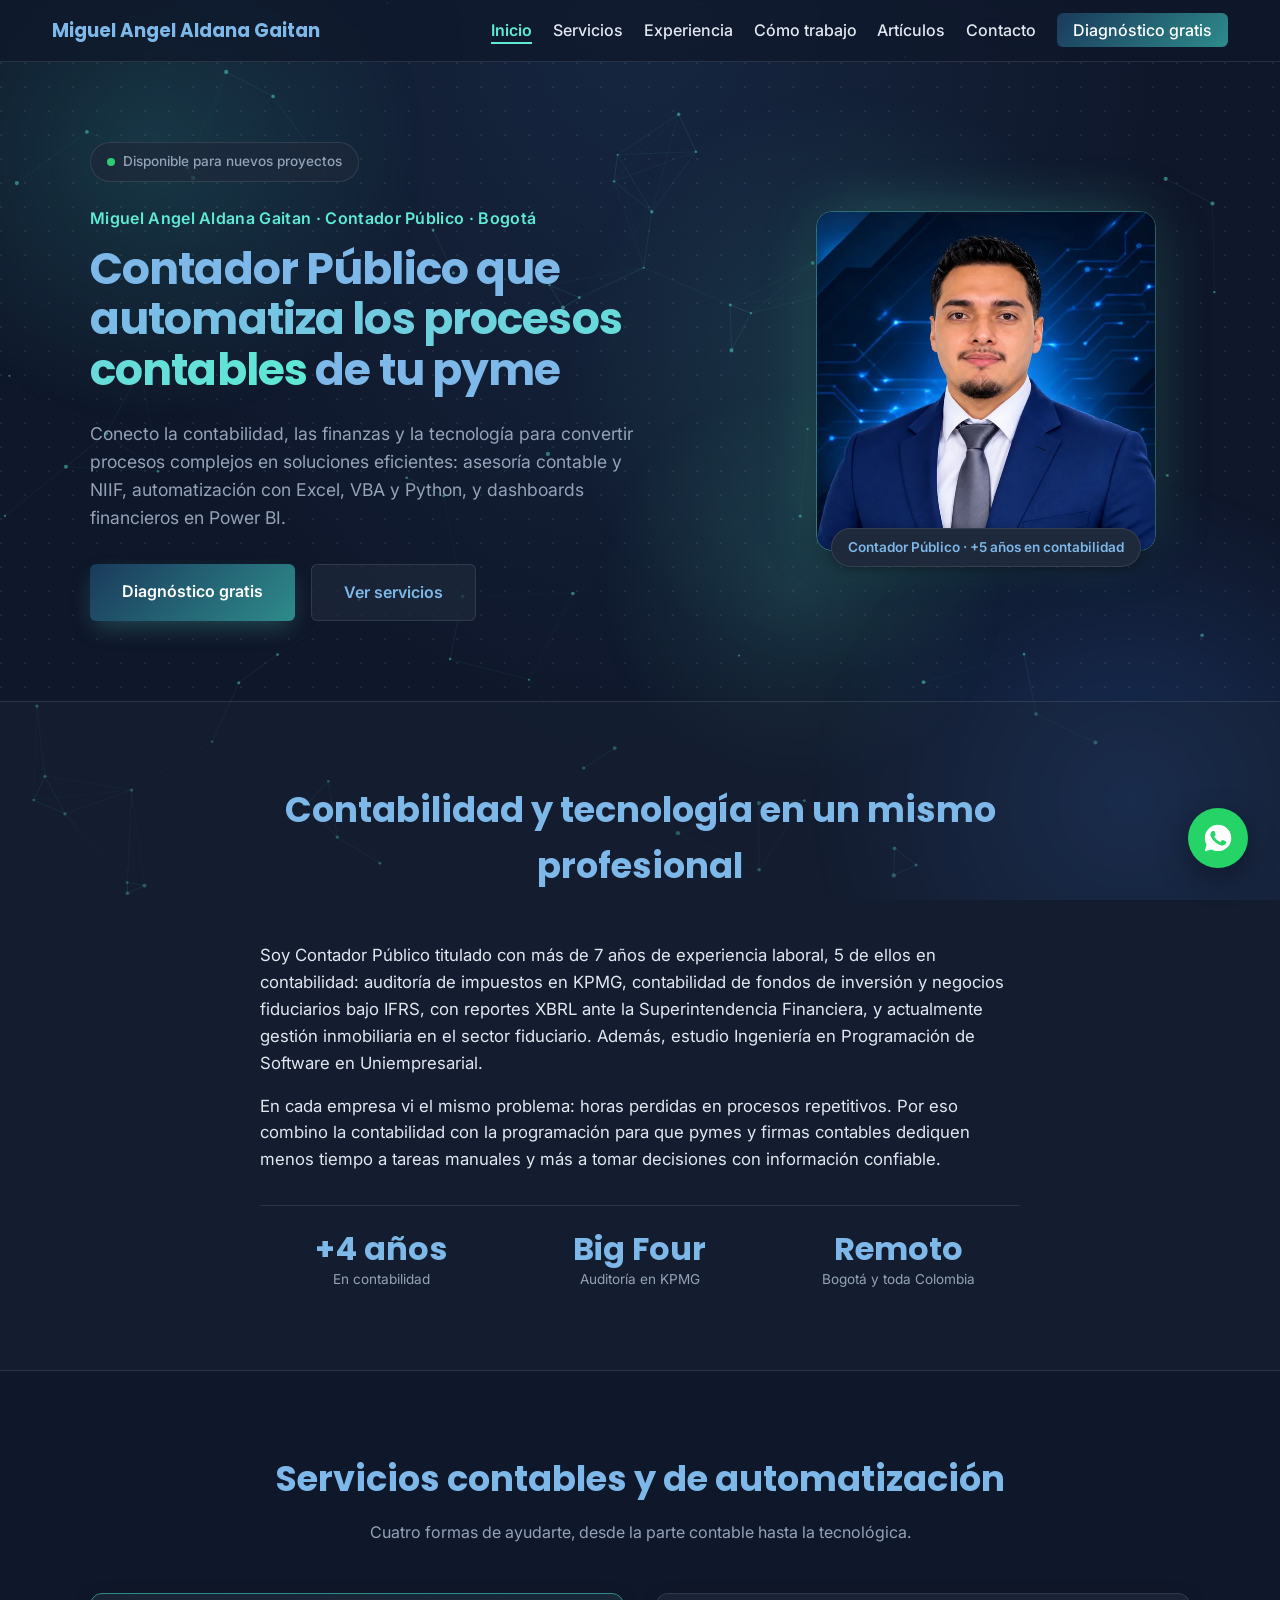
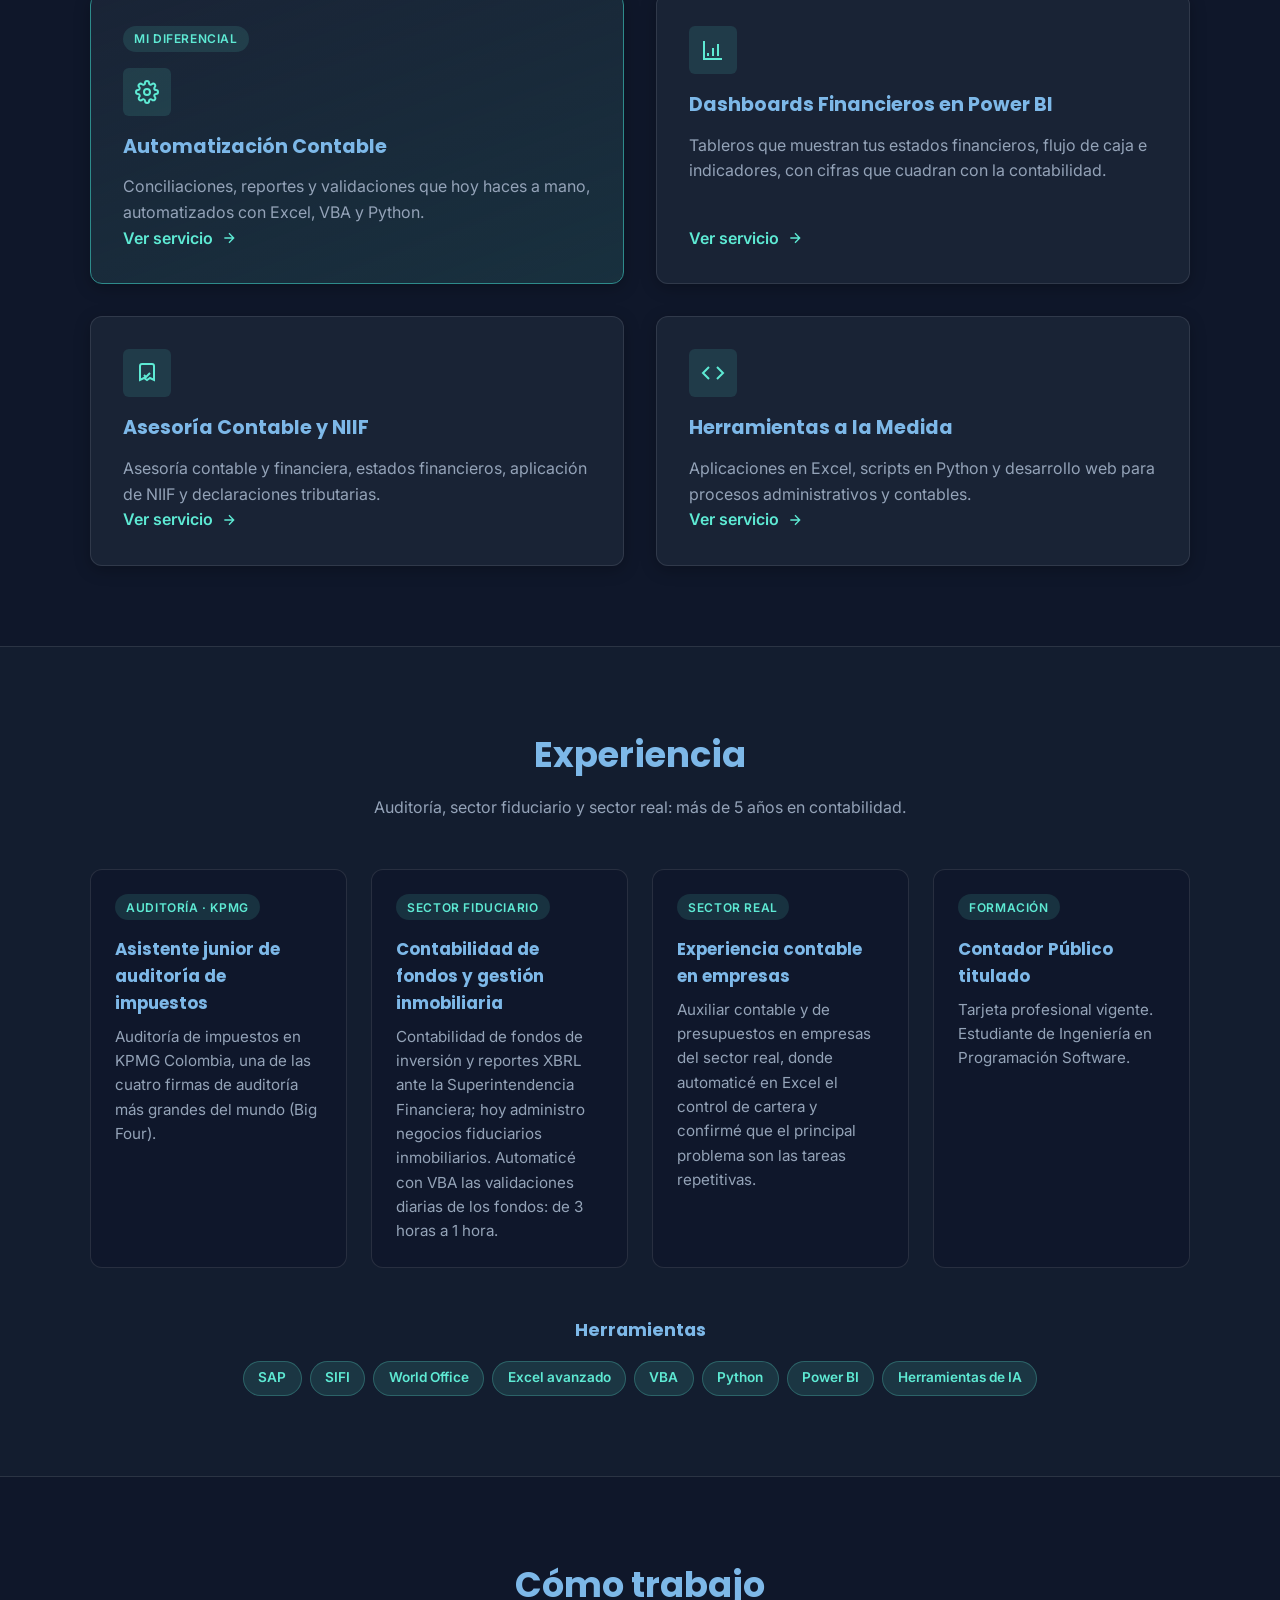
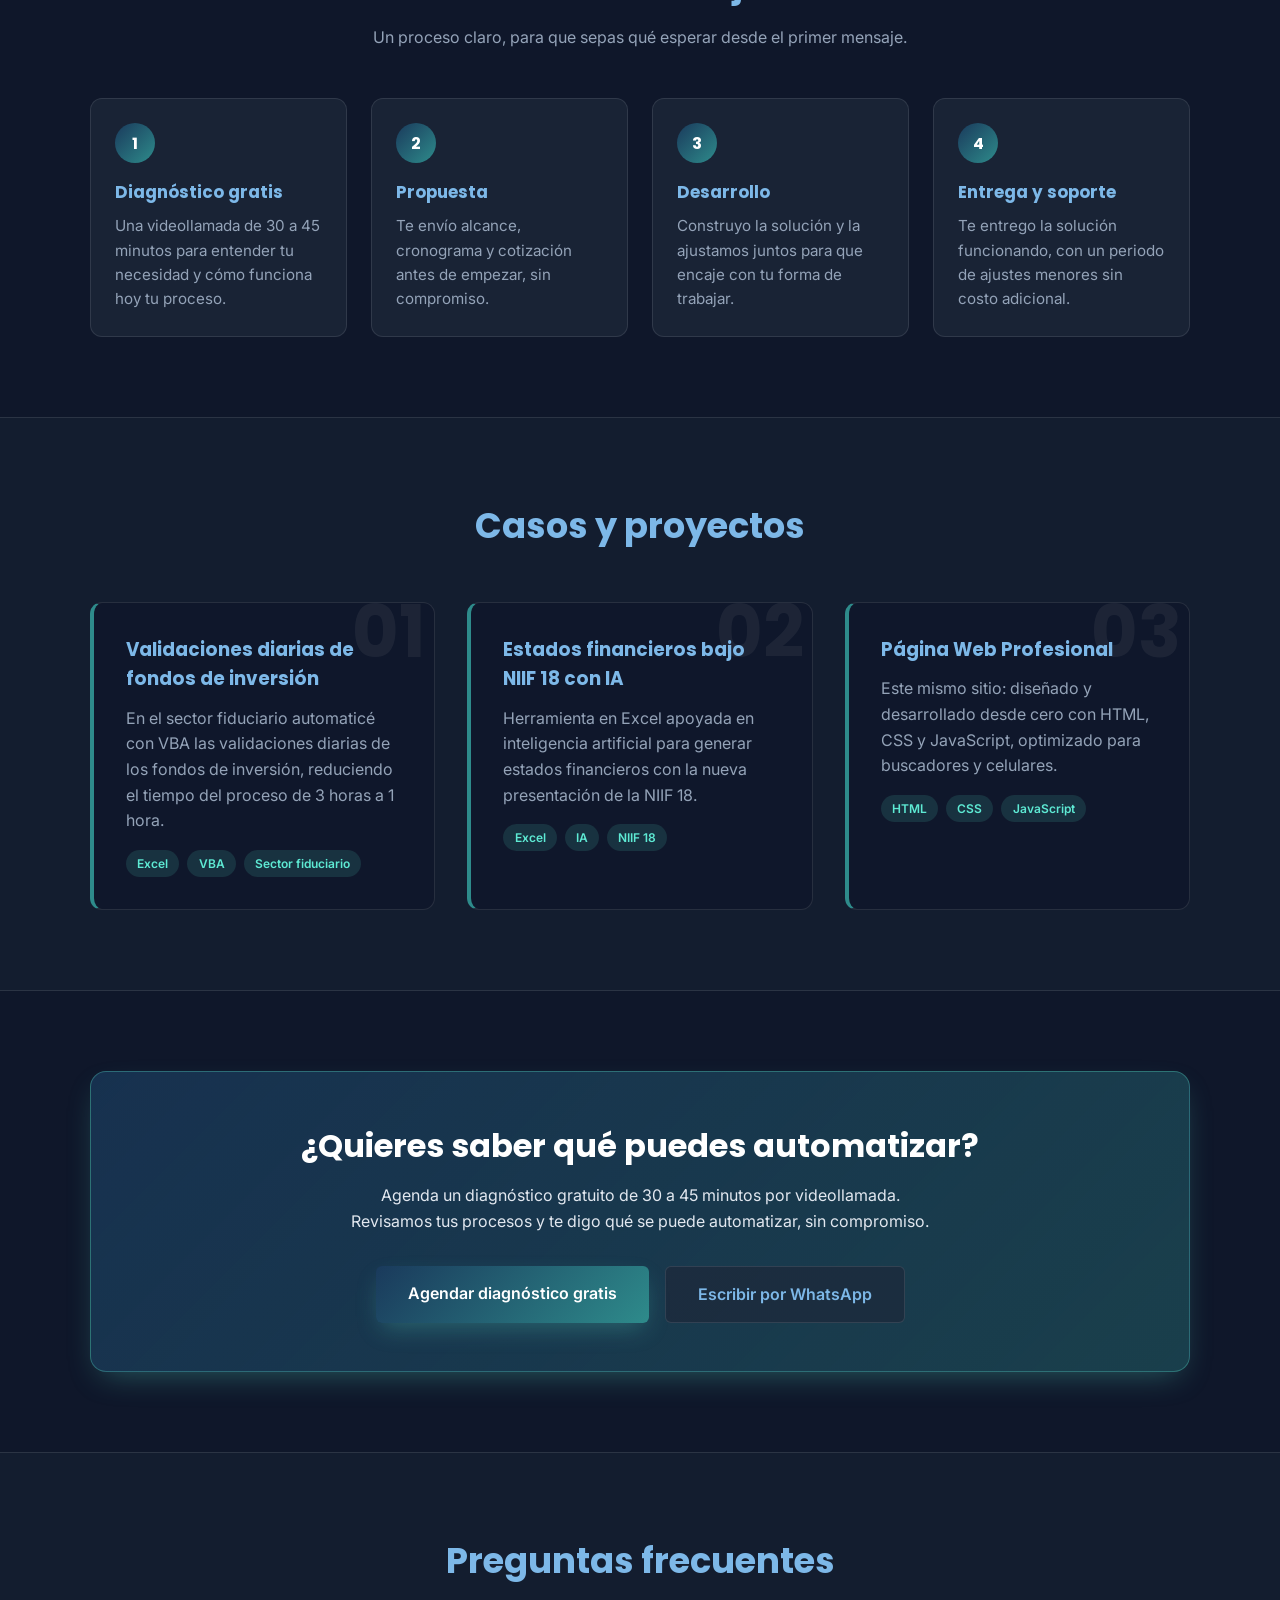
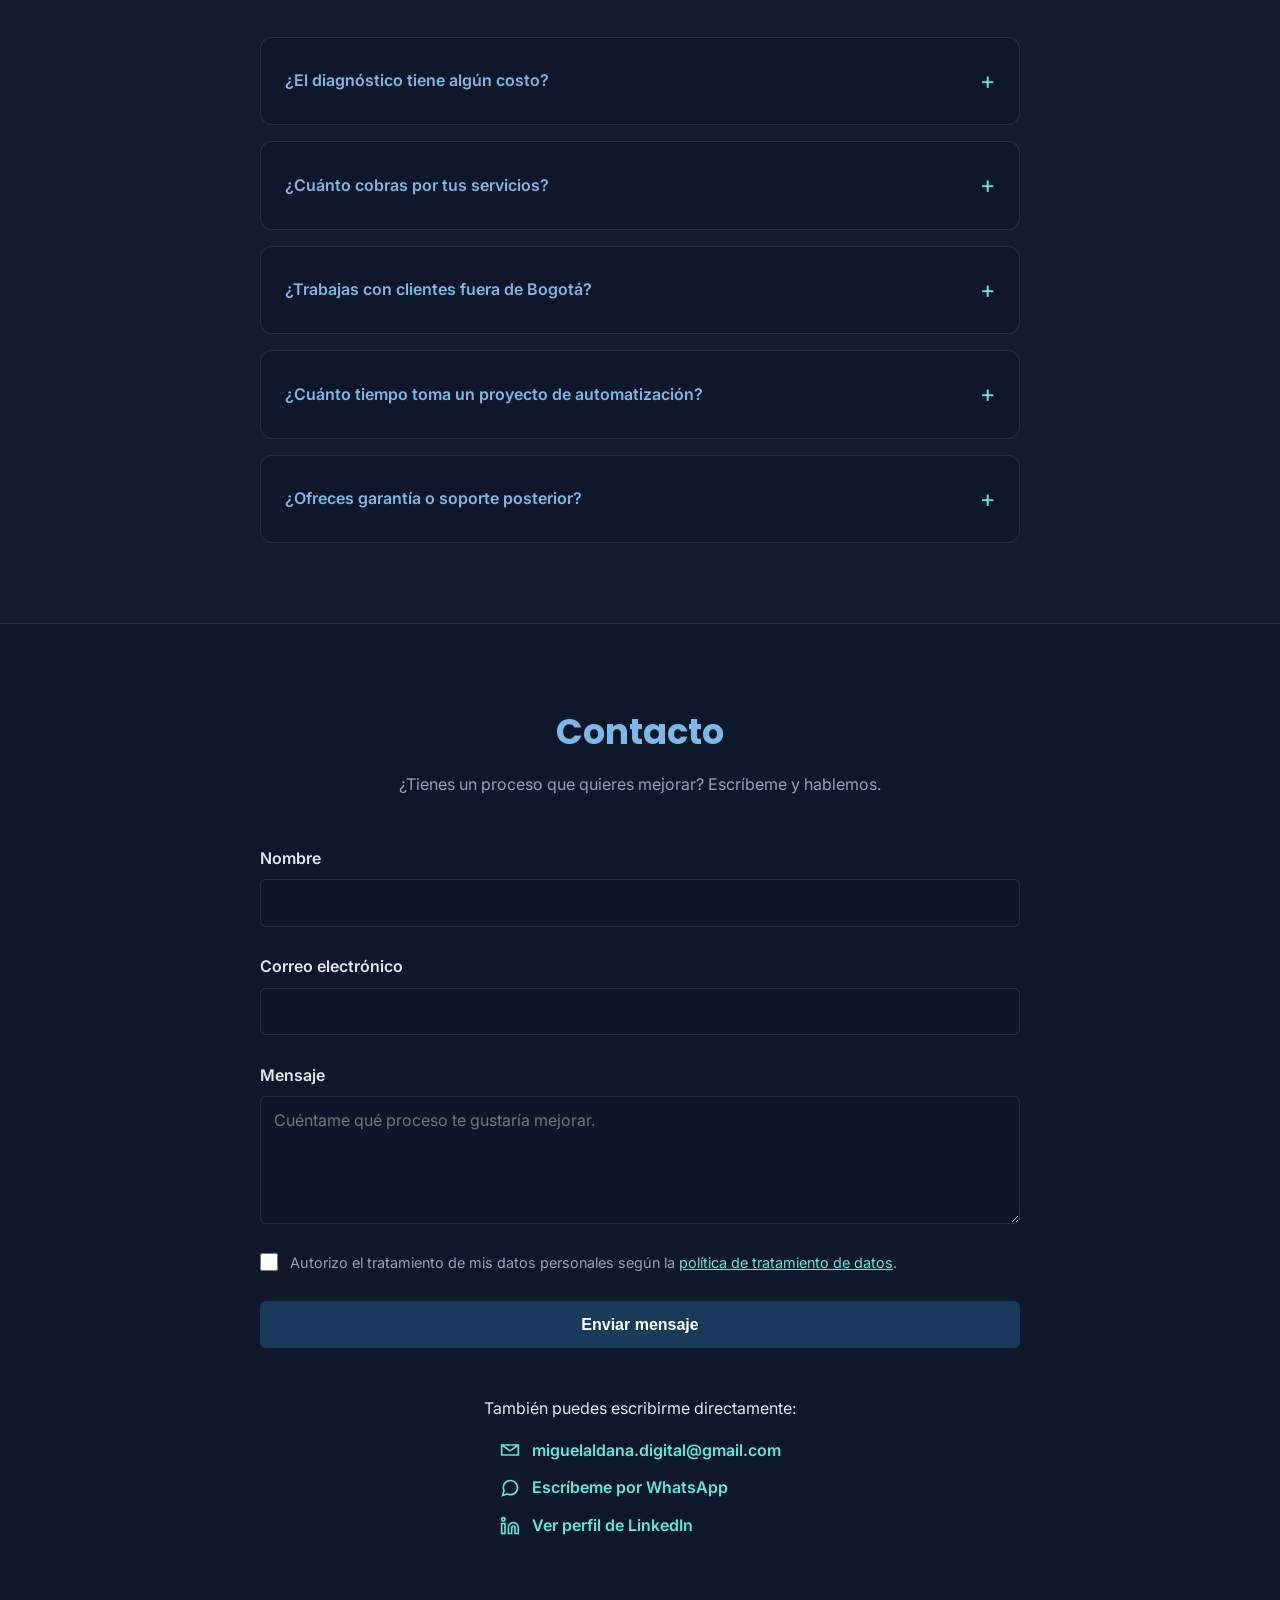
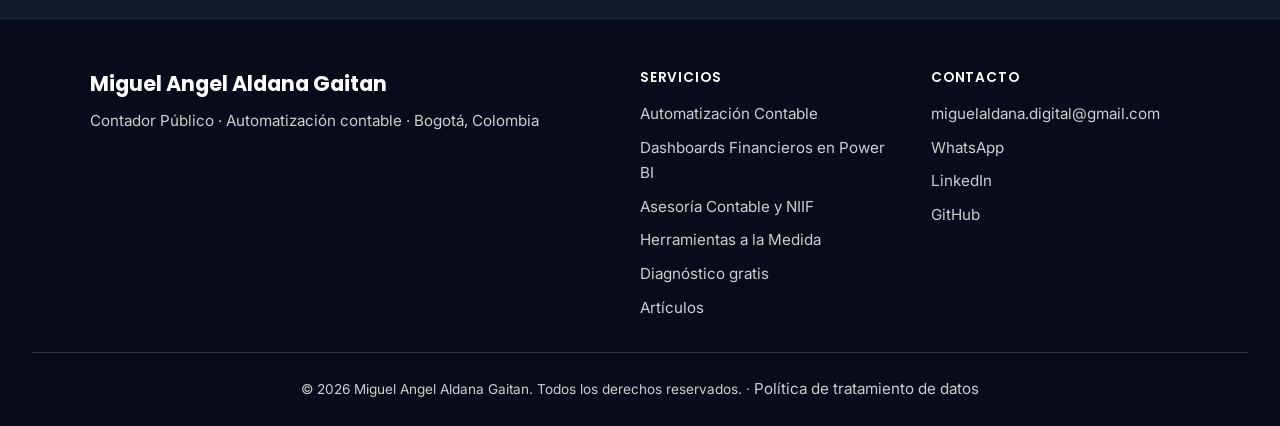
<file: index.html>
<!DOCTYPE html>
<html lang="es" class="no-js">

<head>
    <meta charset="UTF-8">
    <meta name="viewport" content="width=device-width, initial-scale=1.0">
    <title>Miguel Angel Aldana Gaitan | Contador y Automatización Contable</title>
    <meta name="description" content="Contador Público en Bogotá con experiencia en KPMG y el sector fiduciario. Automatizo procesos contables con Excel, Python y Power BI para pymes. Diagnóstico gratis.">
    <link rel="canonical" href="https://maldanagaitan-del.github.io/perfil-profesional/">
    <meta name="theme-color" content="#0f172a">
    <link rel="manifest" href="img/favicon/site.webmanifest">

    <meta property="og:type" content="website">
    <meta property="og:locale" content="es_CO">
    <meta property="og:site_name" content="Miguel Angel Aldana Gaitan">
    <meta property="og:url" content="https://maldanagaitan-del.github.io/perfil-profesional/">
    <meta property="og:title" content="Contador y Automatización Contable | Miguel Angel Aldana Gaitan">
    <meta property="og:description" content="Contador Público en Bogotá con experiencia en KPMG y el sector fiduciario. Automatizo procesos contables con Excel, Python y Power BI para pymes. Diagnóstico gratis.">
    <meta property="og:image" content="https://maldanagaitan-del.github.io/perfil-profesional/img/og-portada.jpg">
    <meta property="og:image:width" content="1200">
    <meta property="og:image:height" content="630">
    <meta property="og:image:alt" content="Logo de Miguel Angel Aldana Gaitan: Contador Público, Tecnología y Automatización">
    <meta name="twitter:card" content="summary_large_image">
    <meta name="twitter:title" content="Contador y Automatización Contable | Miguel Angel Aldana Gaitan">
    <meta name="twitter:description" content="Contador Público en Bogotá con experiencia en KPMG y el sector fiduciario. Automatizo procesos contables con Excel, Python y Power BI para pymes. Diagnóstico gratis.">
    <meta name="twitter:image" content="https://maldanagaitan-del.github.io/perfil-profesional/img/og-portada.jpg">

    <link rel="preconnect" href="https://fonts.googleapis.com">
    <link rel="preconnect" href="https://fonts.gstatic.com" crossorigin>
    <link
        href="https://fonts.googleapis.com/css2?family=Inter:wght@400;500;600&family=Poppins:wght@600;700&display=swap"
        rel="stylesheet">
    <link rel="stylesheet" href="css/style.css">
    <link rel="icon" type="image/x-icon" href="img/favicon/favicon.ico">
    <link rel="icon" type="image/png" sizes="32x32" href="img/favicon/favicon-32x32.png">
    <link rel="icon" type="image/png" sizes="16x16" href="img/favicon/favicon-16x16.png">
    <link rel="apple-touch-icon" sizes="180x180" href="img/favicon/apple-touch-icon.png">
    <script type="application/ld+json">
{
  "@context": "https://schema.org",
  "@graph": [
    {
      "@type": "Person",
      "@id": "https://maldanagaitan-del.github.io/perfil-profesional/#persona",
      "name": "Miguel Angel Aldana Gaitan",
      "jobTitle": "Contador Público",
      "url": "https://maldanagaitan-del.github.io/perfil-profesional/",
      "image": "https://maldanagaitan-del.github.io/perfil-profesional/img/foto-perfil.webp",
      "email": "mailto:miguelaldana.digital@gmail.com",
      "address": {
        "@type": "PostalAddress",
        "addressLocality": "Bogotá",
        "addressCountry": "CO"
      },
      "sameAs": [
        "https://www.linkedin.com/in/miguel-angel-aldana-gaitan-1a34941b9",
        "https://github.com/maldanagaitan-del"
      ],
      "knowsAbout": [
        "Contabilidad",
        "NIIF",
        "Automatización de procesos contables",
        "Excel",
        "VBA",
        "Python",
        "Power BI",
        "SAP",
        "Contabilidad fiduciaria"
      ]
    },
    {
      "@type": "ProfessionalService",
      "@id": "https://maldanagaitan-del.github.io/perfil-profesional/#servicio",
      "name": "Miguel Angel Aldana Gaitan - Contador Público",
      "description": "Asesoría contable, NIIF, automatización de procesos contables y dashboards financieros para pymes.",
      "url": "https://maldanagaitan-del.github.io/perfil-profesional/",
      "image": "https://maldanagaitan-del.github.io/perfil-profesional/img/og-portada.jpg",
      "email": "miguelaldana.digital@gmail.com",
      "telephone": "+57 314 238 9938",
      "address": {
        "@type": "PostalAddress",
        "addressLocality": "Bogotá",
        "addressCountry": "CO"
      },
      "areaServed": {
        "@type": "Country",
        "name": "Colombia"
      },
      "founder": {
        "@id": "https://maldanagaitan-del.github.io/perfil-profesional/#persona"
      },
      "sameAs": [
        "https://www.linkedin.com/in/miguel-angel-aldana-gaitan-1a34941b9"
      ],
      "hasOfferCatalog": {
        "@type": "OfferCatalog",
        "name": "Servicios",
        "itemListElement": [
          {
            "@type": "Offer",
            "itemOffered": {
              "@type": "Service",
              "name": "Automatización Contable",
              "url": "https://maldanagaitan-del.github.io/perfil-profesional/automatizacion-contable/"
            }
          },
          {
            "@type": "Offer",
            "itemOffered": {
              "@type": "Service",
              "name": "Dashboards Financieros en Power BI",
              "url": "https://maldanagaitan-del.github.io/perfil-profesional/dashboards-power-bi/"
            }
          },
          {
            "@type": "Offer",
            "itemOffered": {
              "@type": "Service",
              "name": "Asesoría Contable y NIIF",
              "url": "https://maldanagaitan-del.github.io/perfil-profesional/contabilidad-niif/"
            }
          },
          {
            "@type": "Offer",
            "itemOffered": {
              "@type": "Service",
              "name": "Herramientas a la Medida",
              "url": "https://maldanagaitan-del.github.io/perfil-profesional/herramientas-a-la-medida/"
            }
          },
          {
            "@type": "Offer",
            "price": "0",
            "priceCurrency": "COP",
            "itemOffered": {
              "@type": "Service",
              "name": "Diagnóstico de automatización contable",
              "url": "https://maldanagaitan-del.github.io/perfil-profesional/diagnostico-automatizacion/"
            }
          }
        ]
      }
    },
    {
      "@type": "WebSite",
      "name": "Miguel Angel Aldana Gaitan",
      "url": "https://maldanagaitan-del.github.io/perfil-profesional/",
      "inLanguage": "es-CO"
    }
  ]
}
    </script>
</head>
<body data-pagina="inicio">

    <!-- Enlace oculto que aparece al presionar Tab -->
    <a class="saltar-contenido" href="#contenido">Saltar al contenido</a>

    <!-- Fondo animado: luces y constelación (aria-hidden: lo ignoran los lectores de pantalla) -->
    <div class="fondo-animado" aria-hidden="true">
        <span class="orbe orbe--1"></span>
        <span class="orbe orbe--2"></span>
        <span class="orbe orbe--3"></span>
        <canvas id="constelacion"></canvas>
    </div>

    <header>
        <nav aria-label="Navegación principal">
            <a href="#inicio" class="logo">Miguel Angel Aldana Gaitan</a>

            <div class="nav-acciones">
                <ul class="nav-links" id="navLinks">
                    <li><a href="#inicio" aria-current="page">Inicio</a></li>
                    <li><a href="#servicios">Servicios</a></li>
                    <li><a href="#experiencia">Experiencia</a></li>
                    <li><a href="#proceso">Cómo trabajo</a></li>
                    <li><a href="articulos/">Artículos</a></li>
                    <li><a href="#contacto">Contacto</a></li>
                    <li><a href="diagnostico-automatizacion/" class="nav-cta">Diagnóstico gratis</a></li>
                </ul>
                <button class="btn-menu" id="btnMenu" type="button" aria-label="Abrir menú"
                    aria-expanded="false" aria-controls="navLinks">
                    <span aria-hidden="true"></span>
                    <span aria-hidden="true"></span>
                    <span aria-hidden="true"></span>
                </button>
            </div>
        </nav>
    </header>

    <main id="contenido" tabindex="-1">

        <!-- ===== INICIO (HERO) ===== -->
        <section id="inicio" class="hero">
            <div class="contenedor hero-grid">
                <div class="hero-texto">
                    <span class="badge-disponible">
                        <span class="punto-verde"></span>
                        Disponible para nuevos proyectos
                    </span>
                    <p class="hero-nombre">Miguel Angel Aldana Gaitan · Contador Público · Bogotá</p>
                    <h1>
                        Contador Público que
                        <span class="resaltado">automatiza los procesos contables</span>
                        de tu pyme
                    </h1>
                    <p class="descripcion">
                        Conecto la contabilidad, las finanzas y la tecnología para convertir procesos complejos
                        en soluciones eficientes: asesoría contable y NIIF, automatización con Excel, VBA y Python,
                        y dashboards financieros en Power BI.
                    </p>
                    <div class="hero-acciones">
                        <a href="diagnostico-automatizacion/" class="btn-principal">Diagnóstico gratis</a>
                        <a href="#servicios" class="btn-secundario">Ver servicios</a>
                    </div>
                </div>

                <div class="hero-foto">
                    <img src="img/foto-perfil.webp" alt="Miguel Angel Aldana Gaitan, Contador Público" width="336" height="336"
                        fetchpriority="high" decoding="async">
                    <span class="hero-credencial">Contador Público · +5 años en contabilidad</span>
                </div>
            </div>
        </section>

        <!-- ===== SOBRE MÍ ===== -->
        <section id="sobre-mi" class="seccion seccion--alterna">
            <div class="contenedor contenedor--angosto seccion-oculta">
                <h2 class="titulo-seccion">Contabilidad y tecnología en un mismo profesional</h2>
                <div class="texto-sobre-mi">
                    <p>
                        Soy Contador Público titulado con más de 7 años de experiencia laboral, 5 de ellos en
                        contabilidad: auditoría de impuestos en KPMG, contabilidad de fondos de inversión y
                        negocios fiduciarios bajo IFRS, con reportes XBRL ante la Superintendencia Financiera,
                        y actualmente gestión inmobiliaria en el sector fiduciario. Además, estudio Ingeniería
                        en Programación de Software en Uniempresarial.
                    </p>
                    <p>
                        En cada empresa vi el mismo problema: horas perdidas en procesos repetitivos.
                        Por eso combino la contabilidad con la programación para que pymes y firmas
                        contables dediquen menos tiempo a tareas manuales y más a tomar decisiones con
                        información confiable.
                    </p>
                </div>

                <div class="grid-contadores">
                    <div class="contador">
                        <span class="valor-destacado">+<span class="numero-contador" data-hasta="5">5</span> años</span>
                        <p>En contabilidad</p>
                    </div>
                    <div class="contador">
                        <span class="valor-destacado">Big Four</span>
                        <p>Auditoría en KPMG</p>
                    </div>
                    <div class="contador">
                        <span class="valor-destacado">Remoto</span>
                        <p>Bogotá y toda Colombia</p>
                    </div>
                </div>
            </div>
        </section>

        <!-- ===== SERVICIOS ===== -->
        <section id="servicios" class="seccion">
            <div class="contenedor seccion-oculta">
                <h2 class="titulo-seccion">Servicios contables y de automatización</h2>
                <p class="intro-seccion">
                    Cuatro formas de ayudarte, desde la parte contable hasta la tecnológica.
                </p>
                <div class="grid-servicios">
                    <article class="tarjeta-servicio tarjeta-servicio--destacada">
                        <span class="etiqueta-destacada">Mi diferencial</span>
                        <div class="icono-servicio">
                            <svg viewBox="0 0 24 24" fill="none" stroke="currentColor" stroke-width="2" aria-hidden="true">
                            <circle cx="12" cy="12" r="3" />
                            <path
                                d="M19.4 15a1.65 1.65 0 00.33 1.82l.06.06a2 2 0 11-2.83 2.83l-.06-.06a1.65 1.65 0 00-1.82-.33 1.65 1.65 0 00-1 1.51V21a2 2 0 01-4 0v-.09A1.65 1.65 0 009 19.4a1.65 1.65 0 00-1.82.33l-.06.06a2 2 0 11-2.83-2.83l.06-.06a1.65 1.65 0 00.33-1.82 1.65 1.65 0 00-1.51-1H3a2 2 0 010-4h.09A1.65 1.65 0 004.6 9a1.65 1.65 0 00-.33-1.82l-.06-.06a2 2 0 112.83-2.83l.06.06a1.65 1.65 0 001.82.33H9a1.65 1.65 0 001-1.51V3a2 2 0 014 0v.09a1.65 1.65 0 001 1.51 1.65 1.65 0 001.82-.33l.06-.06a2 2 0 112.83 2.83l-.06.06a1.65 1.65 0 00-.33 1.82V9a1.65 1.65 0 001.51 1H21a2 2 0 010 4h-.09a1.65 1.65 0 00-1.51 1z" />
                        </svg>
                        </div>
                        <h3>Automatización Contable</h3>
                        <p>Conciliaciones, reportes y validaciones que hoy haces a mano, automatizados con Excel, VBA y Python.</p>
                        <a class="enlace-servicio" href="automatizacion-contable/">
                            Ver servicio <svg viewBox="0 0 24 24" fill="none" stroke="currentColor" stroke-width="2" aria-hidden="true"><path d="M5 12h14M12 5l7 7-7 7" /></svg>
                        </a>
                    </article>
                    <article class="tarjeta-servicio">

                        <div class="icono-servicio">
                            <svg viewBox="0 0 24 24" fill="none" stroke="currentColor" stroke-width="2" aria-hidden="true"><path d="M3 3v18h18" /><path d="M7 15v3M12 10v8M17 6v12" /></svg>
                        </div>
                        <h3>Dashboards Financieros en Power BI</h3>
                        <p>Tableros que muestran tus estados financieros, flujo de caja e indicadores, con cifras que cuadran con la contabilidad.</p>
                        <a class="enlace-servicio" href="dashboards-power-bi/">
                            Ver servicio <svg viewBox="0 0 24 24" fill="none" stroke="currentColor" stroke-width="2" aria-hidden="true"><path d="M5 12h14M12 5l7 7-7 7" /></svg>
                        </a>
                    </article>
                    <article class="tarjeta-servicio">

                        <div class="icono-servicio">
                            <svg viewBox="0 0 24 24" fill="none" stroke="currentColor" stroke-width="2" aria-hidden="true">
                            <path d="M9 14l2 2 4-4M7 3h10a2 2 0 012 2v14l-4-2-3 2-3-2-4 2V5a2 2 0 012-2z" />
                        </svg>
                        </div>
                        <h3>Asesoría Contable y NIIF</h3>
                        <p>Asesoría contable y financiera, estados financieros, aplicación de NIIF y declaraciones tributarias.</p>
                        <a class="enlace-servicio" href="contabilidad-niif/">
                            Ver servicio <svg viewBox="0 0 24 24" fill="none" stroke="currentColor" stroke-width="2" aria-hidden="true"><path d="M5 12h14M12 5l7 7-7 7" /></svg>
                        </a>
                    </article>
                    <article class="tarjeta-servicio">

                        <div class="icono-servicio">
                            <svg viewBox="0 0 24 24" fill="none" stroke="currentColor" stroke-width="2" aria-hidden="true">
                            <path d="M16 18l6-6-6-6M8 6l-6 6 6 6" />
                        </svg>
                        </div>
                        <h3>Herramientas a la Medida</h3>
                        <p>Aplicaciones en Excel, scripts en Python y desarrollo web para procesos administrativos y contables.</p>
                        <a class="enlace-servicio" href="herramientas-a-la-medida/">
                            Ver servicio <svg viewBox="0 0 24 24" fill="none" stroke="currentColor" stroke-width="2" aria-hidden="true"><path d="M5 12h14M12 5l7 7-7 7" /></svg>
                        </a>
                    </article>
                </div>
            </div>
        </section>

        <!-- ===== EXPERIENCIA ===== -->
        <section id="experiencia" class="seccion seccion--alterna">
            <div class="contenedor seccion-oculta">
                <h2 class="titulo-seccion">Experiencia</h2>
                <p class="intro-seccion">Auditoría, sector fiduciario y sector real: más de 5 años en contabilidad.</p>
                <div class="grid-tarjetas">
                    <div class="tarjeta">
                        <span class="etiqueta-destacada">Auditoría · KPMG</span>
                        <h3>Asistente junior de auditoría de impuestos</h3>
                        <p>Auditoría de impuestos en KPMG Colombia, una de las cuatro firmas de auditoría más grandes del mundo (Big Four).</p>
                    </div>
                    <div class="tarjeta">
                        <span class="etiqueta-destacada">Sector fiduciario</span>
                        <h3>Contabilidad de fondos y gestión inmobiliaria</h3>
                        <p>Contabilidad de fondos de inversión y reportes XBRL ante la Superintendencia Financiera; hoy administro negocios fiduciarios inmobiliarios. Automaticé con VBA las validaciones diarias de los fondos: de 3 horas a 1 hora.</p>
                    </div>
                    <div class="tarjeta">
                        <span class="etiqueta-destacada">Sector real</span>
                        <h3>Experiencia contable en empresas</h3>
                        <p>Auxiliar contable y de presupuestos en empresas del sector real, donde automaticé en Excel el control de cartera y confirmé que el principal problema son las tareas repetitivas.</p>
                    </div>
                    <div class="tarjeta">
                        <span class="etiqueta-destacada">Formación</span>
                        <h3>Contador Público titulado</h3>
                        <p>Tarjeta profesional vigente. Estudiante de Ingeniería en Programación Software.</p>
                    </div>
                </div>
                <h3 class="subtitulo-centrado">Herramientas</h3>
                <ul class="chips" aria-label="Herramientas"><li class="chip">SAP</li><li class="chip">SIFI</li><li class="chip">World Office</li><li class="chip">Excel avanzado</li><li class="chip">VBA</li><li class="chip">Python</li><li class="chip">Power BI</li><li class="chip">Herramientas de IA</li></ul>
            </div>
        </section>

        <!-- ===== CÓMO TRABAJO ===== -->
        <section id="proceso" class="seccion">
            <div class="contenedor seccion-oculta">
                <h2 class="titulo-seccion">Cómo trabajo</h2>
                <p class="intro-seccion">
                    Un proceso claro, para que sepas qué esperar desde el primer mensaje.
                </p>
                <ol class="pasos">
                    <li class="paso">
                        <span class="numero-paso" aria-hidden="true">1</span>
                        <h3>Diagnóstico gratis</h3>
                        <p>Una videollamada de 30 a 45 minutos para entender tu necesidad y cómo funciona hoy tu proceso.</p>
                    </li>
                    <li class="paso">
                        <span class="numero-paso" aria-hidden="true">2</span>
                        <h3>Propuesta</h3>
                        <p>Te envío alcance, cronograma y cotización antes de empezar, sin compromiso.</p>
                    </li>
                    <li class="paso">
                        <span class="numero-paso" aria-hidden="true">3</span>
                        <h3>Desarrollo</h3>
                        <p>Construyo la solución y la ajustamos juntos para que encaje con tu forma de trabajar.</p>
                    </li>
                    <li class="paso">
                        <span class="numero-paso" aria-hidden="true">4</span>
                        <h3>Entrega y soporte</h3>
                        <p>Te entrego la solución funcionando, con un periodo de ajustes menores sin costo adicional.</p>
                    </li>
                </ol>
            </div>
        </section>

        <!-- ===== CASOS Y PROYECTOS ===== -->
        <section id="proyectos" class="seccion seccion--alterna">
            <div class="contenedor seccion-oculta">
                <h2 class="titulo-seccion">Casos y proyectos</h2>
                <div class="grid-proyectos">

                    <article class="tarjeta-proyecto">
                        <h3>Validaciones diarias de fondos de inversión</h3>
                        <p>
                            En el sector fiduciario automaticé con VBA las validaciones
                            diarias de los fondos de inversión, reduciendo el tiempo
                            del proceso de 3 horas a 1 hora.
                        </p>
                        <div class="etiquetas-proyecto">
                            <span class="etiqueta">Excel</span>
                            <span class="etiqueta">VBA</span>
                            <span class="etiqueta">Sector fiduciario</span>
                        </div>
                    </article>

                    <article class="tarjeta-proyecto">
                        <h3>Estados financieros bajo NIIF 18 con IA</h3>
                        <p>
                            Herramienta en Excel apoyada en inteligencia artificial para
                            generar estados financieros con la nueva presentación de
                            la NIIF 18.
                        </p>
                        <div class="etiquetas-proyecto">
                            <span class="etiqueta">Excel</span>
                            <span class="etiqueta">IA</span>
                            <span class="etiqueta">NIIF 18</span>
                        </div>
                    </article>

                    <article class="tarjeta-proyecto">
                        <h3>Página Web Profesional</h3>
                        <p>
                            Este mismo sitio: diseñado y desarrollado desde cero con
                            HTML, CSS y JavaScript, optimizado para buscadores y celulares.
                        </p>
                        <div class="etiquetas-proyecto">
                            <span class="etiqueta">HTML</span>
                            <span class="etiqueta">CSS</span>
                            <span class="etiqueta">JavaScript</span>
                        </div>
                    </article>

                </div>
            </div>
        </section>

        <!-- ===== TESTIMONIOS: desactivado hasta tener testimonios reales =====
             Para reactivarlo: quita los marcadores de comentario.

        <section id="testimonios" class="seccion">
            <div class="contenedor seccion-oculta">
                <h2 class="titulo-seccion">Lo que dicen mis clientes</h2>
                <div class="grid-testimonios">
                    <article class="tarjeta-testimonio">
                        <p class="cita-testimonio">"[Texto real del cliente]"</p>
                        <div class="autor-testimonio">
                            <div class="avatar-testimonio">XX</div>
                            <div>
                                <p class="nombre-testimonio">[Nombre del cliente]</p>
                                <p class="cargo-testimonio">[Cargo y empresa]</p>
                            </div>
                        </div>
                    </article>
                </div>
            </div>
        </section>
        -->

        <section class="seccion">
            <div class="contenedor seccion-oculta">
                <div class="banda-cta">
                    <h2>¿Quieres saber qué puedes automatizar?</h2>
                    <p>Agenda un diagnóstico gratuito de 30 a 45 minutos por videollamada. Revisamos tus procesos y te digo qué se puede automatizar, sin compromiso.</p>
                    <div class="hero-acciones">
                        <a href="diagnostico-automatizacion/" class="btn-principal">Agendar diagnóstico gratis</a>
                        <a href="https://wa.me/573142389938?text=Hola%20Miguel%2C%20quiero%20agendar%20el%20diagn%C3%B3stico%20gratuito%20de%20automatizaci%C3%B3n." class="btn-secundario"
                            target="_blank" rel="noopener">Escribir por WhatsApp</a>
                    </div>
                </div>
            </div>
        </section>

        <section id="preguntas-frecuentes" class="seccion seccion--alterna">
            <div class="contenedor contenedor--angosto seccion-oculta">
                <h2 class="titulo-seccion">Preguntas frecuentes</h2>
                <div class="lista-faq">
                    <details class="item-faq">
                        <summary>¿El diagnóstico tiene algún costo?</summary>
                        <p>No. Es una videollamada gratuita de 30 a 45 minutos para entender tu proceso y decirte qué se puede automatizar. No tienes ningún compromiso de contratar.</p>
                    </details>
                    <details class="item-faq">
                        <summary>¿Cuánto cobras por tus servicios?</summary>
                        <p>Depende del alcance del proyecto. Para asesorías puntuales manejo una tarifa fija; para automatización, dashboards o desarrollo cotizo según la complejidad después de conocer tu necesidad.</p>
                    </details>
                    <details class="item-faq">
                        <summary>¿Trabajas con clientes fuera de Bogotá?</summary>
                        <p>Sí, trabajo de forma remota con clientes en toda Colombia. Las reuniones y entregas se coordinan por videollamada y WhatsApp.</p>
                    </details>
                    <details class="item-faq">
                        <summary>¿Cuánto tiempo toma un proyecto de automatización?</summary>
                        <p>Proyectos pequeños, como automatizar un reporte en Excel, pueden estar listos en pocos días. Proyectos más grandes dependen del alcance; te doy un cronograma claro antes de empezar.</p>
                    </details>
                    <details class="item-faq">
                        <summary>¿Ofreces garantía o soporte posterior?</summary>
                        <p>Sí, incluyo un periodo de ajustes menores después de la entrega sin costo adicional, para asegurarnos de que todo funcione como esperas.</p>
                    </details>
                </div>
            </div>
        </section>

        <!-- ===== CONTACTO ===== -->
        <section id="contacto" class="seccion">
            <div class="contenedor contenedor--angosto seccion-oculta">
                <h2 class="titulo-seccion">Contacto</h2>
                <p class="intro-seccion">¿Tienes un proceso que quieres mejorar? Escríbeme y hablemos.</p>
                <!-- novalidate: JavaScript muestra los errores bajo cada campo.
                     Si JS no carga, el formulario igual se envía a Formspree. -->
                <form class="formulario-contacto" id="formContacto" action="https://formspree.io/f/mljdzayr"
                    method="POST" novalidate>
                    <!-- Indica desde qué página llegó el mensaje -->
                    <input type="hidden" name="pagina" value="Inicio">

                    <div class="campo">
                        <label for="nombre">Nombre</label>
                        <input type="text" id="nombre" name="nombre" autocomplete="name" required minlength="2"
                            aria-describedby="error-nombre">
                        <p class="error-campo" id="error-nombre"></p>
                    </div>

                    <div class="campo">
                        <label for="email">Correo electrónico</label>
                        <input type="email" id="email" name="email" autocomplete="email" required
                            aria-describedby="error-email">
                        <p class="error-campo" id="error-email"></p>
                    </div>

                    <div class="campo">
                        <label for="mensaje">Mensaje</label>
                        <textarea id="mensaje" name="mensaje" rows="5" required minlength="10"
                            placeholder="Cuéntame qué proceso te gustaría mejorar." aria-describedby="error-mensaje"></textarea>
                        <p class="error-campo" id="error-mensaje"></p>
                    </div>

                    <!-- Autorización de tratamiento de datos (Ley 1581 de 2012) -->
                    <div class="campo">
                        <label class="casilla" for="autorizacion">
                            <input type="checkbox" id="autorizacion" name="autorizacion" value="Acepto" required
                                aria-describedby="error-autorizacion">
                            <span>Autorizo el tratamiento de mis datos personales según la
                                <a href="privacidad/" target="_blank">política de tratamiento de datos</a>.</span>
                        </label>
                        <p class="error-campo" id="error-autorizacion"></p>
                    </div>

                    <!-- Antispam (honeypot): invisible para personas -->
                    <div class="campo-trampa" aria-hidden="true">
                        <label for="_gotcha">No llenes este campo</label>
                        <input type="text" id="_gotcha" name="_gotcha" tabindex="-1" autocomplete="off">
                    </div>

                    <button type="submit">Enviar mensaje</button>

                    <p class="estado-formulario" id="estadoFormulario" role="status" aria-live="polite"></p>
                </form>

                <div class="datos-contacto-directo">
                    <p>También puedes escribirme directamente:</p>
                    <ul>
                        <li>
                            <svg viewBox="0 0 24 24" fill="none" stroke="currentColor" stroke-width="2" aria-hidden="true">
                            <path d="M22 6l-10 7L2 6" />
                            <path d="M2 6h20v12H2z" />
                        </svg>
                            <a href="mailto:miguelaldana.digital@gmail.com">miguelaldana.digital@gmail.com</a>
                        </li>
                        <li>
                            <svg viewBox="0 0 24 24" fill="none" stroke="currentColor" stroke-width="2" aria-hidden="true">
                            <path
                                d="M21 11.5a8.38 8.38 0 01-.9 3.8 8.5 8.5 0 01-7.6 4.7 8.38 8.38 0 01-3.8-.9L3 21l1.9-5.7a8.38 8.38 0 01-.9-3.8 8.5 8.5 0 014.7-7.6 8.38 8.38 0 013.8-.9h.5a8.48 8.48 0 018 8v.5z" />
                        </svg>
                            <a href="https://wa.me/573142389938" target="_blank" rel="noopener">Escríbeme por WhatsApp</a>
                        </li>
                        <li>
                            <svg viewBox="0 0 24 24" fill="none" stroke="currentColor" stroke-width="2" aria-hidden="true">
                            <path d="M16 8a6 6 0 016 6v7h-4v-7a2 2 0 00-2-2 2 2 0 00-2 2v7h-4v-7a6 6 0 016-6z" />
                            <rect x="2" y="9" width="4" height="12" />
                            <circle cx="4" cy="4" r="2" />
                        </svg>
                            <a href="https://www.linkedin.com/in/miguel-angel-aldana-gaitan-1a34941b9" target="_blank" rel="noopener">Ver perfil de LinkedIn</a>
                        </li>
                    </ul>
                </div>

            </div>
        </section>
    </main>

    <footer class="pie">
        <div class="contenedor pie-grid">
            <div class="pie-marca">
                <a href="#inicio" class="pie-logo">Miguel Angel Aldana Gaitan</a>
                <p>Contador Público · Automatización contable · Bogotá, Colombia</p>
            </div>

            <nav class="pie-columna" aria-label="Servicios">
                <h2 class="pie-titulo">Servicios</h2>
                <ul>
                    <li><a href="automatizacion-contable/">Automatización Contable</a></li>
                    <li><a href="dashboards-power-bi/">Dashboards Financieros en Power BI</a></li>
                    <li><a href="contabilidad-niif/">Asesoría Contable y NIIF</a></li>
                    <li><a href="herramientas-a-la-medida/">Herramientas a la Medida</a></li>
                    <li><a href="diagnostico-automatizacion/">Diagnóstico gratis</a></li>
                    <li><a href="articulos/">Artículos</a></li>
                </ul>
            </nav>

            <div class="pie-columna">
                <h2 class="pie-titulo">Contacto</h2>
                <ul>
                    <li><a href="mailto:miguelaldana.digital@gmail.com">miguelaldana.digital@gmail.com</a></li>
                    <li><a href="https://wa.me/573142389938" target="_blank" rel="noopener">WhatsApp</a></li>
                    <li><a href="https://www.linkedin.com/in/miguel-angel-aldana-gaitan-1a34941b9" target="_blank" rel="noopener">LinkedIn</a></li>
                    <li><a href="https://github.com/maldanagaitan-del" target="_blank" rel="noopener">GitHub</a></li>
                </ul>
            </div>
        </div>

        <div class="pie-inferior">
            <p>&copy; 2026 Miguel Angel Aldana Gaitan. Todos los derechos reservados. ·
                <a href="privacidad/">Política de tratamiento de datos</a></p>
        </div>
    </footer>

    <a href="https://wa.me/573142389938?text=Hola%20Miguel%2C%20vi%20tu%20p%C3%A1gina%20y%20me%20interesa%20hablar%20sobre%20un%20proyecto"
        class="whatsapp-flotante" target="_blank" rel="noopener" aria-label="Escríbeme por WhatsApp">
        <svg viewBox="0 0 24 24" fill="currentColor" aria-hidden="true">
            <path
                d="M12.04 2C6.58 2 2.13 6.45 2.13 11.91c0 1.75.46 3.45 1.32 4.95L2.05 22l5.25-1.38c1.45.79 3.08 1.21 4.74 1.21 5.46 0 9.91-4.45 9.91-9.91S17.5 2 12.04 2zm5.83 14.17c-.24.68-1.41 1.3-1.95 1.35-.5.05-1.13.07-1.83-.11-.42-.11-.96-.31-1.65-.6-2.9-1.25-4.79-4.17-4.94-4.36-.15-.19-1.18-1.57-1.18-3 0-1.42.75-2.12 1.01-2.41.27-.29.58-.36.78-.36h.56c.18 0 .42-.02.65.5.24.55.8 1.9.87 2.04.07.14.12.31.02.5-.1.19-.15.31-.29.47-.15.17-.31.38-.44.51-.15.15-.3.31-.13.6.17.29.77 1.27 1.65 2.05 1.14 1.01 2.1 1.33 2.39 1.48.29.15.46.13.63-.05.17-.19.72-.84.92-1.13.19-.29.39-.24.65-.15.27.1 1.71.81 2 .96.29.15.48.22.55.34.07.13.07.72-.17 1.4z" />
        </svg>
    </a>
    <script src="js/script.js"></script>

</body>

</html>
</file>
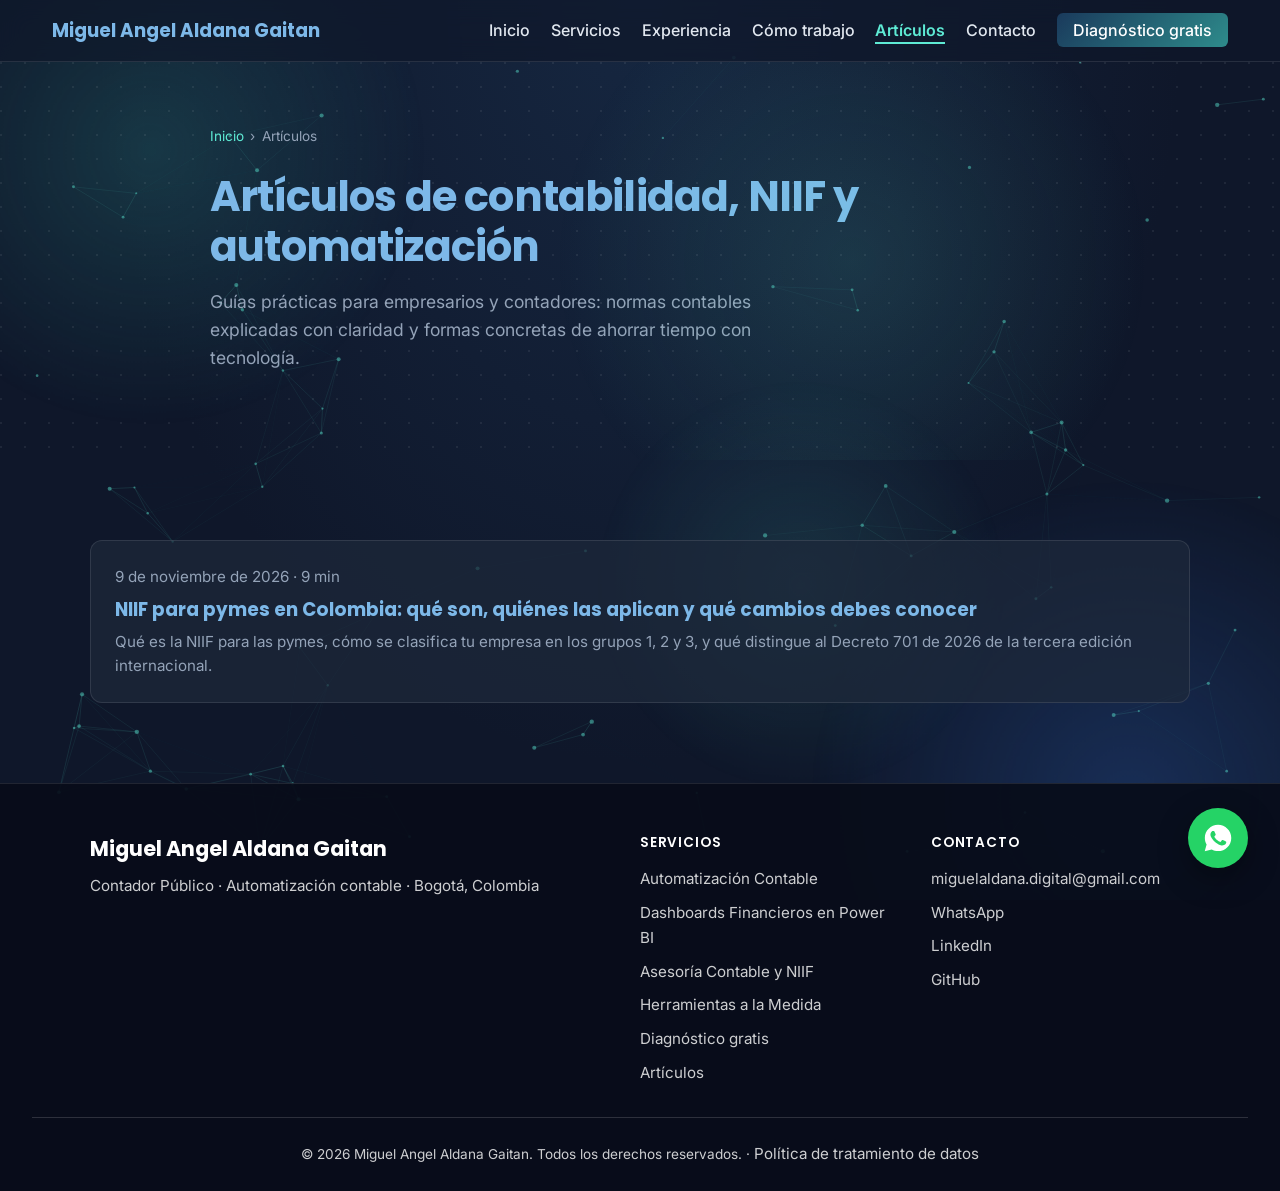
<file: articulos/index.html>
<!DOCTYPE html>
<html lang="es" class="no-js">

<head>
    <meta charset="UTF-8">
    <meta name="viewport" content="width=device-width, initial-scale=1.0">
    <title>Artículos de Contabilidad, NIIF y Automatización | Bogotá</title>
    <meta name="description" content="Guías prácticas sobre NIIF para pymes, automatización contable con Excel y Python, y dashboards financieros en Power BI, escritas por un Contador Público.">
    <link rel="canonical" href="https://maldanagaitan-del.github.io/perfil-profesional/articulos/">
    <meta name="theme-color" content="#0f172a">
    <link rel="manifest" href="../img/favicon/site.webmanifest">

    <meta property="og:type" content="website">
    <meta property="og:locale" content="es_CO">
    <meta property="og:site_name" content="Miguel Angel Aldana Gaitan">
    <meta property="og:url" content="https://maldanagaitan-del.github.io/perfil-profesional/articulos/">
    <meta property="og:title" content="Artículos de Contabilidad, NIIF y Automatización | Bogotá">
    <meta property="og:description" content="Guías prácticas sobre NIIF para pymes, automatización contable con Excel y Python, y dashboards financieros en Power BI, escritas por un Contador Público.">
    <meta property="og:image" content="https://maldanagaitan-del.github.io/perfil-profesional/img/og-portada.jpg">
    <meta property="og:image:width" content="1200">
    <meta property="og:image:height" content="630">
    <meta property="og:image:alt" content="Logo de Miguel Angel Aldana Gaitan: Contador Público, Tecnología y Automatización">
    <meta name="twitter:card" content="summary_large_image">
    <meta name="twitter:title" content="Artículos de Contabilidad, NIIF y Automatización | Bogotá">
    <meta name="twitter:description" content="Guías prácticas sobre NIIF para pymes, automatización contable con Excel y Python, y dashboards financieros en Power BI, escritas por un Contador Público.">
    <meta name="twitter:image" content="https://maldanagaitan-del.github.io/perfil-profesional/img/og-portada.jpg">

    <link rel="preconnect" href="https://fonts.googleapis.com">
    <link rel="preconnect" href="https://fonts.gstatic.com" crossorigin>
    <link
        href="https://fonts.googleapis.com/css2?family=Inter:wght@400;500;600&family=Poppins:wght@600;700&display=swap"
        rel="stylesheet">
    <link rel="stylesheet" href="../css/style.css">
    <link rel="icon" type="image/x-icon" href="../img/favicon/favicon.ico">
    <link rel="icon" type="image/png" sizes="32x32" href="../img/favicon/favicon-32x32.png">
    <link rel="icon" type="image/png" sizes="16x16" href="../img/favicon/favicon-16x16.png">
    <link rel="apple-touch-icon" sizes="180x180" href="../img/favicon/apple-touch-icon.png">
    <script type="application/ld+json">
{
  "@context": "https://schema.org",
  "@graph": [
    {
      "@type": "CollectionPage",
      "name": "Artículos",
      "url": "https://maldanagaitan-del.github.io/perfil-profesional/articulos/",
      "inLanguage": "es-CO"
    },
    {
      "@type": "BreadcrumbList",
      "itemListElement": [
        {
          "@type": "ListItem",
          "position": 1,
          "name": "Inicio",
          "item": "https://maldanagaitan-del.github.io/perfil-profesional/"
        },
        {
          "@type": "ListItem",
          "position": 2,
          "name": "Artículos",
          "item": "https://maldanagaitan-del.github.io/perfil-profesional/articulos/"
        }
      ]
    }
  ]
}
    </script>
</head>
<body data-pagina="articulos">

    <!-- Enlace oculto que aparece al presionar Tab -->
    <a class="saltar-contenido" href="#contenido">Saltar al contenido</a>

    <!-- Fondo animado: luces y constelación (aria-hidden: lo ignoran los lectores de pantalla) -->
    <div class="fondo-animado" aria-hidden="true">
        <span class="orbe orbe--1"></span>
        <span class="orbe orbe--2"></span>
        <span class="orbe orbe--3"></span>
        <canvas id="constelacion"></canvas>
    </div>

    <header>
        <nav aria-label="Navegación principal">
            <a href="../" class="logo">Miguel Angel Aldana Gaitan</a>

            <div class="nav-acciones">
                <ul class="nav-links" id="navLinks">
                    <li><a href="../">Inicio</a></li>
                    <li><a href="../#servicios">Servicios</a></li>
                    <li><a href="../#experiencia">Experiencia</a></li>
                    <li><a href="../#proceso">Cómo trabajo</a></li>
                    <li><a href="../articulos/" aria-current="page">Artículos</a></li>
                    <li><a href="../#contacto">Contacto</a></li>
                    <li><a href="../diagnostico-automatizacion/" class="nav-cta">Diagnóstico gratis</a></li>
                </ul>
                <button class="btn-menu" id="btnMenu" type="button" aria-label="Abrir menú"
                    aria-expanded="false" aria-controls="navLinks">
                    <span aria-hidden="true"></span>
                    <span aria-hidden="true"></span>
                    <span aria-hidden="true"></span>
                </button>
            </div>
        </nav>
    </header>

    <main id="contenido" tabindex="-1">
        <section class="hero hero--interna">
            <div class="contenedor">
            <nav class="migas" aria-label="Ruta de navegación">
                <ol>
                    <li><a href="../">Inicio</a></li>
                    <li aria-current="page">Artículos</li>
                </ol>
            </nav>
                <h1>Artículos de contabilidad, NIIF y automatización</h1>
                <p class="descripcion">Guías prácticas para empresarios y contadores: normas contables explicadas
                    con claridad y formas concretas de ahorrar tiempo con tecnología.</p>
            </div>
        </section>

        <section class="seccion">
            <div class="contenedor">
                <div class="grid-tarjetas">
                    <a class="tarjeta tarjeta--enlace" href="niif-para-pymes-colombia/">
                        <p class="meta-articulo"><time datetime="2026-11-09">9 de noviembre de 2026</time> · 9 min</p>
                        <h2 class="tarjeta-titulo">NIIF para pymes en Colombia: qué son, quiénes las aplican y qué cambios debes conocer</h2>
                        <p>Qué es la NIIF para las pymes, cómo se clasifica tu empresa en los grupos 1, 2 y 3, y qué distingue al Decreto 701 de 2026 de la tercera edición internacional.</p>
                    </a>
                </div>
            </div>
        </section>
    </main>

    <footer class="pie">
        <div class="contenedor pie-grid">
            <div class="pie-marca">
                <a href="../" class="pie-logo">Miguel Angel Aldana Gaitan</a>
                <p>Contador Público · Automatización contable · Bogotá, Colombia</p>
            </div>

            <nav class="pie-columna" aria-label="Servicios">
                <h2 class="pie-titulo">Servicios</h2>
                <ul>
                    <li><a href="../automatizacion-contable/">Automatización Contable</a></li>
                    <li><a href="../dashboards-power-bi/">Dashboards Financieros en Power BI</a></li>
                    <li><a href="../contabilidad-niif/">Asesoría Contable y NIIF</a></li>
                    <li><a href="../herramientas-a-la-medida/">Herramientas a la Medida</a></li>
                    <li><a href="../diagnostico-automatizacion/">Diagnóstico gratis</a></li>
                    <li><a href="../articulos/">Artículos</a></li>
                </ul>
            </nav>

            <div class="pie-columna">
                <h2 class="pie-titulo">Contacto</h2>
                <ul>
                    <li><a href="mailto:miguelaldana.digital@gmail.com">miguelaldana.digital@gmail.com</a></li>
                    <li><a href="https://wa.me/573142389938" target="_blank" rel="noopener">WhatsApp</a></li>
                    <li><a href="https://www.linkedin.com/in/miguel-angel-aldana-gaitan-1a34941b9" target="_blank" rel="noopener">LinkedIn</a></li>
                    <li><a href="https://github.com/maldanagaitan-del" target="_blank" rel="noopener">GitHub</a></li>
                </ul>
            </div>
        </div>

        <div class="pie-inferior">
            <p>&copy; 2026 Miguel Angel Aldana Gaitan. Todos los derechos reservados. ·
                <a href="../privacidad/">Política de tratamiento de datos</a></p>
        </div>
    </footer>

    <a href="https://wa.me/573142389938?text=Hola%20Miguel%2C%20vi%20tu%20p%C3%A1gina%20y%20me%20interesa%20hablar%20sobre%20un%20proyecto"
        class="whatsapp-flotante" target="_blank" rel="noopener" aria-label="Escríbeme por WhatsApp">
        <svg viewBox="0 0 24 24" fill="currentColor" aria-hidden="true">
            <path
                d="M12.04 2C6.58 2 2.13 6.45 2.13 11.91c0 1.75.46 3.45 1.32 4.95L2.05 22l5.25-1.38c1.45.79 3.08 1.21 4.74 1.21 5.46 0 9.91-4.45 9.91-9.91S17.5 2 12.04 2zm5.83 14.17c-.24.68-1.41 1.3-1.95 1.35-.5.05-1.13.07-1.83-.11-.42-.11-.96-.31-1.65-.6-2.9-1.25-4.79-4.17-4.94-4.36-.15-.19-1.18-1.57-1.18-3 0-1.42.75-2.12 1.01-2.41.27-.29.58-.36.78-.36h.56c.18 0 .42-.02.65.5.24.55.8 1.9.87 2.04.07.14.12.31.02.5-.1.19-.15.31-.29.47-.15.17-.31.38-.44.51-.15.15-.3.31-.13.6.17.29.77 1.27 1.65 2.05 1.14 1.01 2.1 1.33 2.39 1.48.29.15.46.13.63-.05.17-.19.72-.84.92-1.13.19-.29.39-.24.65-.15.27.1 1.71.81 2 .96.29.15.48.22.55.34.07.13.07.72-.17 1.4z" />
        </svg>
    </a>
    <script src="../js/script.js"></script>

</body>

</html>
</file>
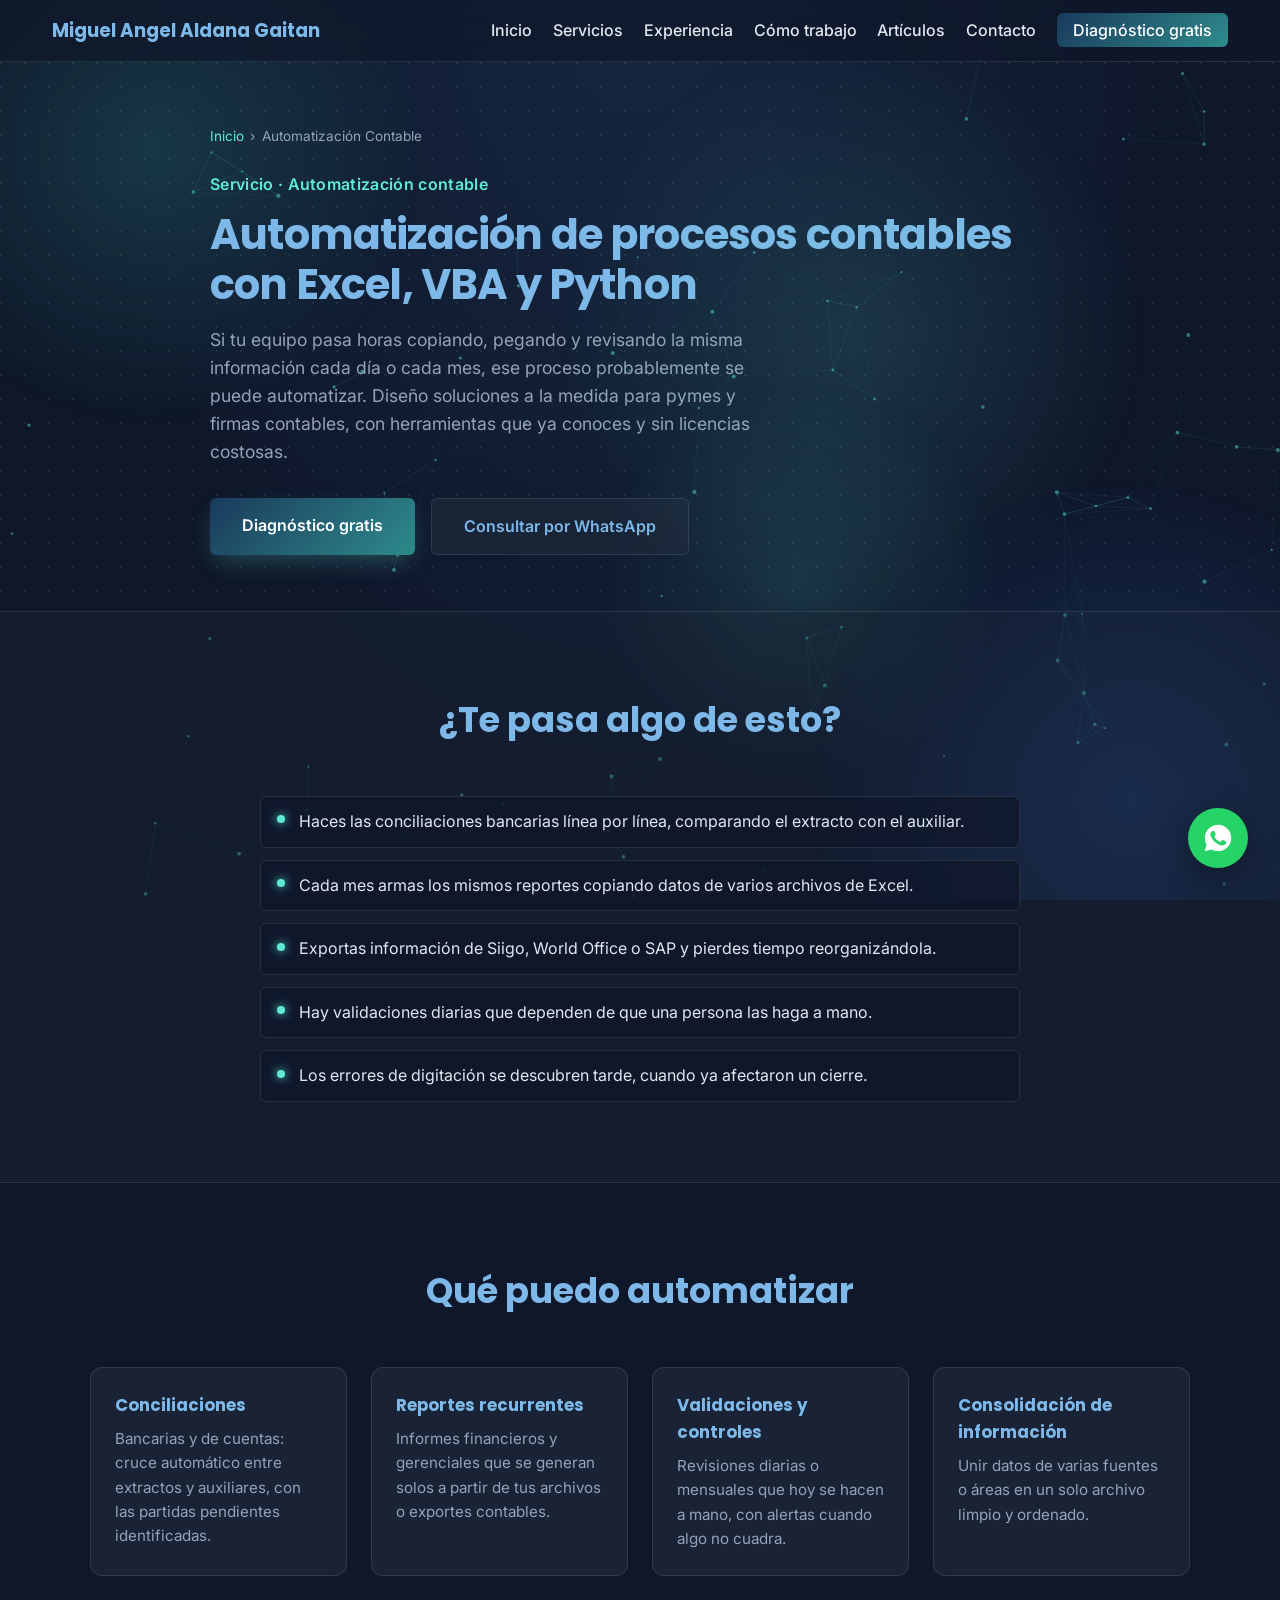
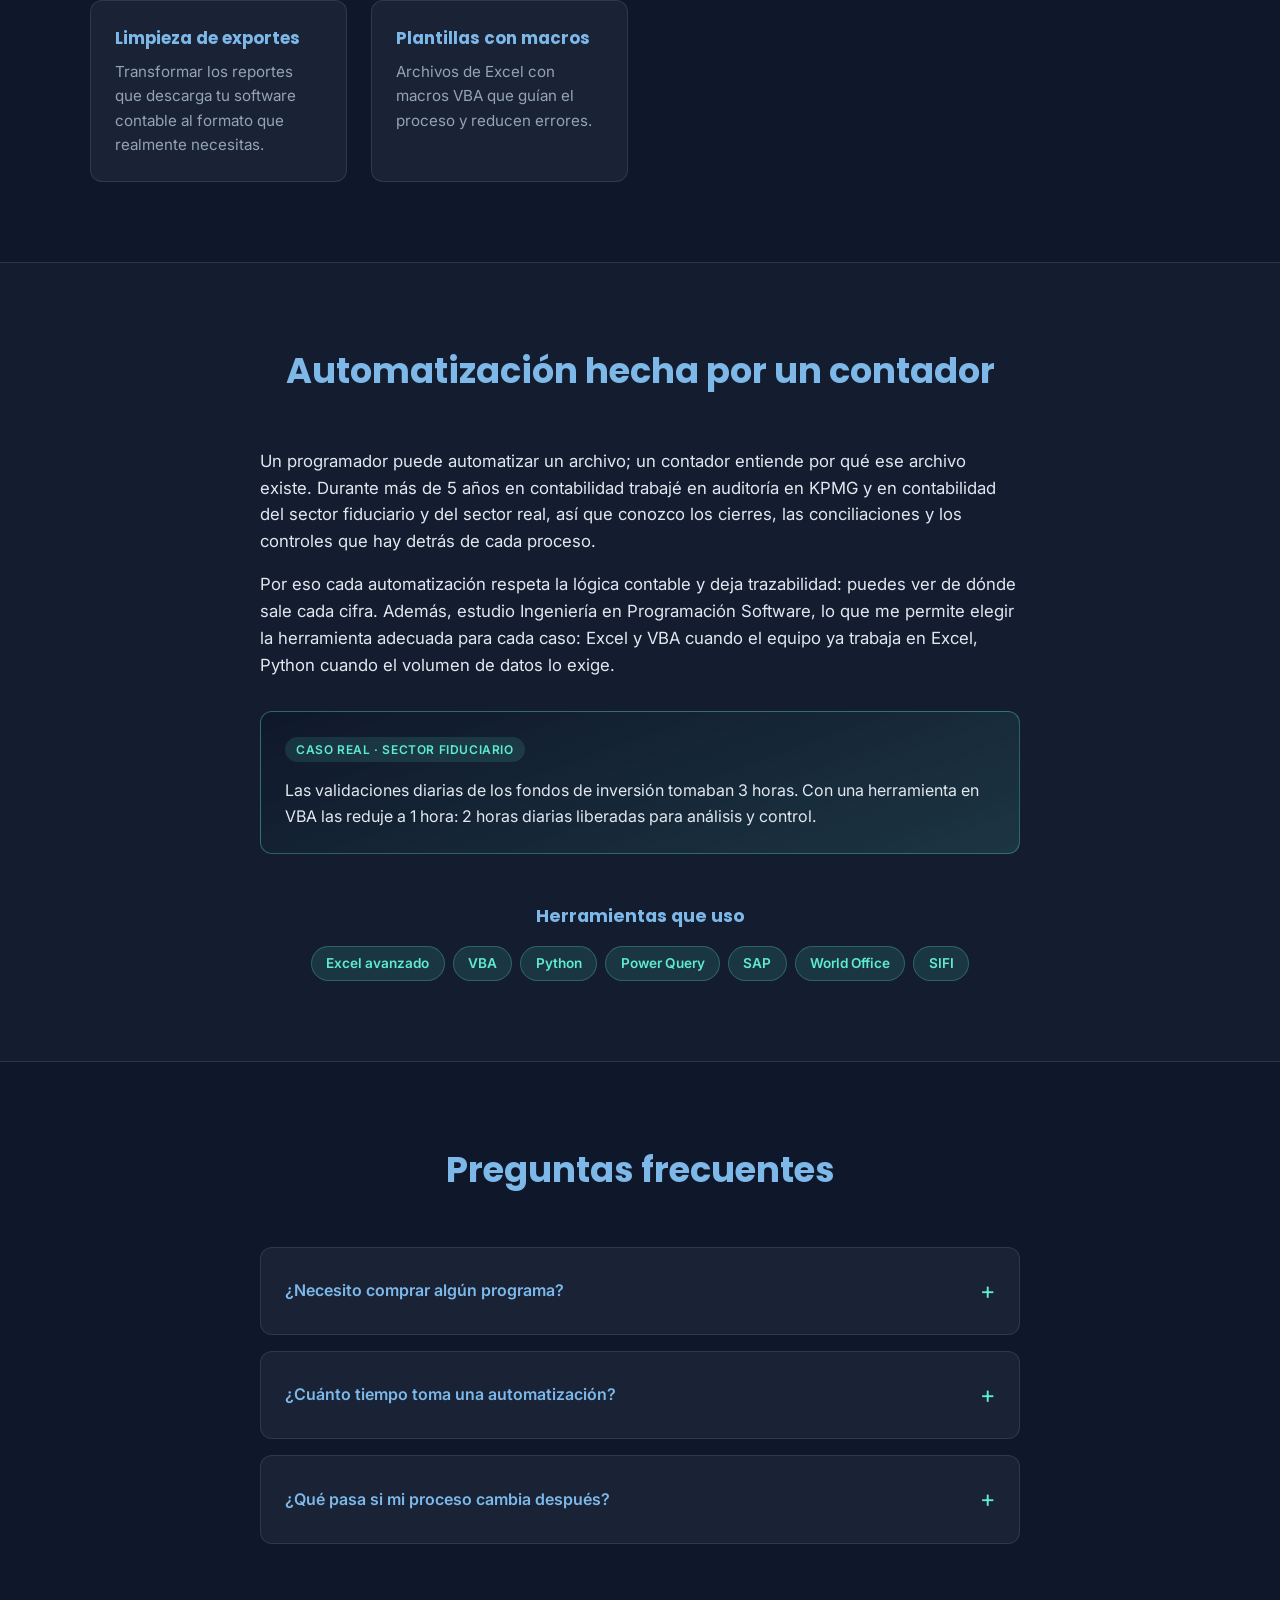
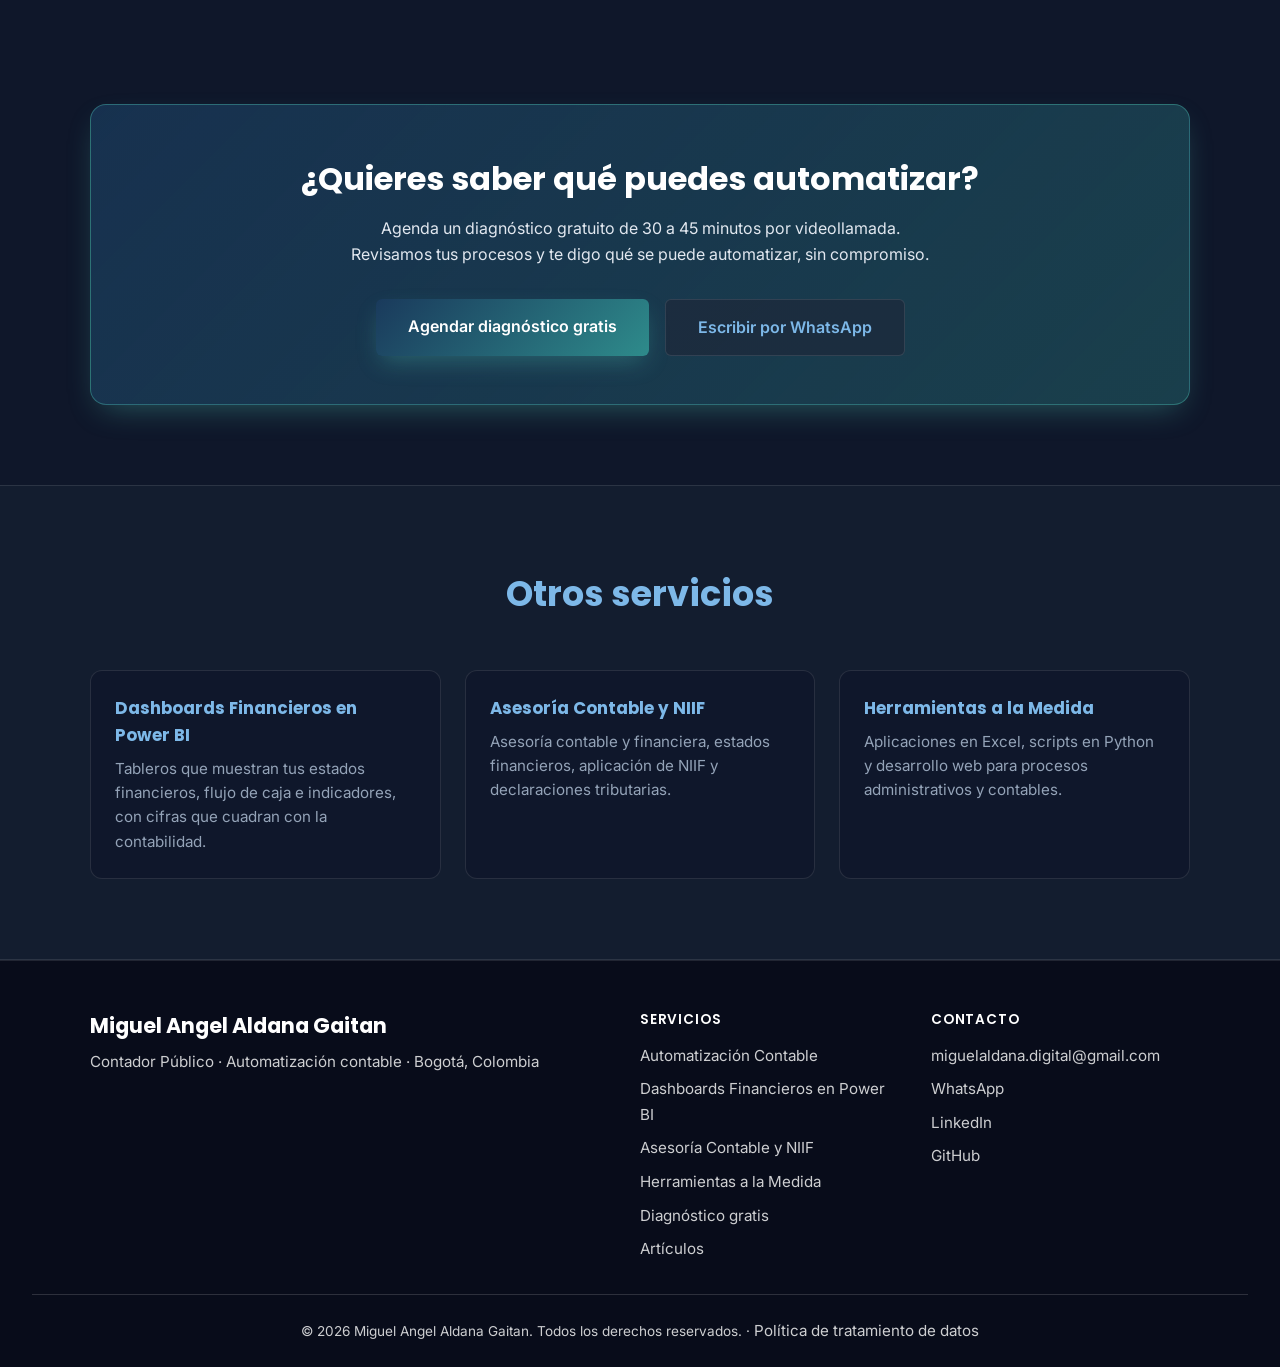
<file: automatizacion-contable/index.html>
<!DOCTYPE html>
<html lang="es" class="no-js">

<head>
    <meta charset="UTF-8">
    <meta name="viewport" content="width=device-width, initial-scale=1.0">
    <title>Automatización de Procesos Contables para Pymes | Bogotá</title>
    <meta name="description" content="Automatizo conciliaciones, reportes financieros y validaciones contables con Excel, VBA y Python. Contador Público con experiencia en KPMG. Diagnóstico gratis.">
    <link rel="canonical" href="https://maldanagaitan-del.github.io/perfil-profesional/automatizacion-contable/">
    <meta name="theme-color" content="#0f172a">
    <link rel="manifest" href="../img/favicon/site.webmanifest">

    <meta property="og:type" content="website">
    <meta property="og:locale" content="es_CO">
    <meta property="og:site_name" content="Miguel Angel Aldana Gaitan">
    <meta property="og:url" content="https://maldanagaitan-del.github.io/perfil-profesional/automatizacion-contable/">
    <meta property="og:title" content="Automatización de Procesos Contables para Pymes | Bogotá">
    <meta property="og:description" content="Automatizo conciliaciones, reportes financieros y validaciones contables con Excel, VBA y Python. Contador Público con experiencia en KPMG. Diagnóstico gratis.">
    <meta property="og:image" content="https://maldanagaitan-del.github.io/perfil-profesional/img/og-portada.jpg">
    <meta property="og:image:width" content="1200">
    <meta property="og:image:height" content="630">
    <meta property="og:image:alt" content="Logo de Miguel Angel Aldana Gaitan: Contador Público, Tecnología y Automatización">
    <meta name="twitter:card" content="summary_large_image">
    <meta name="twitter:title" content="Automatización de Procesos Contables para Pymes | Bogotá">
    <meta name="twitter:description" content="Automatizo conciliaciones, reportes financieros y validaciones contables con Excel, VBA y Python. Contador Público con experiencia en KPMG. Diagnóstico gratis.">
    <meta name="twitter:image" content="https://maldanagaitan-del.github.io/perfil-profesional/img/og-portada.jpg">

    <link rel="preconnect" href="https://fonts.googleapis.com">
    <link rel="preconnect" href="https://fonts.gstatic.com" crossorigin>
    <link
        href="https://fonts.googleapis.com/css2?family=Inter:wght@400;500;600&family=Poppins:wght@600;700&display=swap"
        rel="stylesheet">
    <link rel="stylesheet" href="../css/style.css">
    <link rel="icon" type="image/x-icon" href="../img/favicon/favicon.ico">
    <link rel="icon" type="image/png" sizes="32x32" href="../img/favicon/favicon-32x32.png">
    <link rel="icon" type="image/png" sizes="16x16" href="../img/favicon/favicon-16x16.png">
    <link rel="apple-touch-icon" sizes="180x180" href="../img/favicon/apple-touch-icon.png">
    <script type="application/ld+json">
{
  "@context": "https://schema.org",
  "@graph": [
    {
      "@type": "Service",
      "name": "Automatización de procesos contables con Excel, VBA y Python",
      "serviceType": "Automatización de procesos contables",
      "description": "Automatizo conciliaciones, reportes financieros y validaciones contables con Excel, VBA y Python. Contador Público con experiencia en KPMG. Diagnóstico gratis.",
      "url": "https://maldanagaitan-del.github.io/perfil-profesional/automatizacion-contable/",
      "areaServed": {
        "@type": "Country",
        "name": "Colombia"
      },
      "provider": {
        "@id": "https://maldanagaitan-del.github.io/perfil-profesional/#persona"
      }
    },
    {
      "@type": "Person",
      "@id": "https://maldanagaitan-del.github.io/perfil-profesional/#persona",
      "name": "Miguel Angel Aldana Gaitan",
      "jobTitle": "Contador Público",
      "url": "https://maldanagaitan-del.github.io/perfil-profesional/",
      "image": "https://maldanagaitan-del.github.io/perfil-profesional/img/foto-perfil.webp",
      "email": "mailto:miguelaldana.digital@gmail.com",
      "address": {
        "@type": "PostalAddress",
        "addressLocality": "Bogotá",
        "addressCountry": "CO"
      },
      "sameAs": [
        "https://www.linkedin.com/in/miguel-angel-aldana-gaitan-1a34941b9",
        "https://github.com/maldanagaitan-del"
      ],
      "knowsAbout": [
        "Contabilidad",
        "NIIF",
        "Automatización de procesos contables",
        "Excel",
        "VBA",
        "Python",
        "Power BI",
        "SAP",
        "Contabilidad fiduciaria"
      ]
    },
    {
      "@type": "BreadcrumbList",
      "itemListElement": [
        {
          "@type": "ListItem",
          "position": 1,
          "name": "Inicio",
          "item": "https://maldanagaitan-del.github.io/perfil-profesional/"
        },
        {
          "@type": "ListItem",
          "position": 2,
          "name": "Automatización Contable",
          "item": "https://maldanagaitan-del.github.io/perfil-profesional/automatizacion-contable/"
        }
      ]
    }
  ]
}
    </script>
</head>
<body data-pagina="automatizacion-contable">

    <!-- Enlace oculto que aparece al presionar Tab -->
    <a class="saltar-contenido" href="#contenido">Saltar al contenido</a>

    <!-- Fondo animado: luces y constelación (aria-hidden: lo ignoran los lectores de pantalla) -->
    <div class="fondo-animado" aria-hidden="true">
        <span class="orbe orbe--1"></span>
        <span class="orbe orbe--2"></span>
        <span class="orbe orbe--3"></span>
        <canvas id="constelacion"></canvas>
    </div>

    <header>
        <nav aria-label="Navegación principal">
            <a href="../" class="logo">Miguel Angel Aldana Gaitan</a>

            <div class="nav-acciones">
                <ul class="nav-links" id="navLinks">
                    <li><a href="../">Inicio</a></li>
                    <li><a href="../#servicios">Servicios</a></li>
                    <li><a href="../#experiencia">Experiencia</a></li>
                    <li><a href="../#proceso">Cómo trabajo</a></li>
                    <li><a href="../articulos/">Artículos</a></li>
                    <li><a href="../#contacto">Contacto</a></li>
                    <li><a href="../diagnostico-automatizacion/" class="nav-cta">Diagnóstico gratis</a></li>
                </ul>
                <button class="btn-menu" id="btnMenu" type="button" aria-label="Abrir menú"
                    aria-expanded="false" aria-controls="navLinks">
                    <span aria-hidden="true"></span>
                    <span aria-hidden="true"></span>
                    <span aria-hidden="true"></span>
                </button>
            </div>
        </nav>
    </header>

    <main id="contenido" tabindex="-1">

        <section class="hero hero--interna">
            <div class="contenedor">
            <nav class="migas" aria-label="Ruta de navegación">
                <ol>
                    <li><a href="../">Inicio</a></li>
                    <li aria-current="page">Automatización Contable</li>
                </ol>
            </nav>
                <p class="hero-nombre">Servicio · Automatización contable</p>
                <h1>Automatización de procesos contables con Excel, VBA y Python</h1>
                <p class="descripcion">Si tu equipo pasa horas copiando, pegando y revisando la misma información cada día o cada mes, ese proceso probablemente se puede automatizar. Diseño soluciones a la medida para pymes y firmas contables, con herramientas que ya conoces y sin licencias costosas.</p>
                <div class="hero-acciones">
                    <a href="../diagnostico-automatizacion/" class="btn-principal">Diagnóstico gratis</a>
                    <a href="https://wa.me/573142389938?text=Hola%20Miguel%2C%20me%20interesa%20automatizar%20procesos%20contables%20en%20mi%20empresa." class="btn-secundario" target="_blank" rel="noopener">Consultar por WhatsApp</a>
                </div>
            </div>
        </section>

        <section class="seccion seccion--alterna">
            <div class="contenedor contenedor--angosto seccion-oculta">
                <h2 class="titulo-seccion">¿Te pasa algo de esto?</h2>
                <ul class="lista-problemas">
                    <li>Haces las conciliaciones bancarias línea por línea, comparando el extracto con el auxiliar.</li>
                    <li>Cada mes armas los mismos reportes copiando datos de varios archivos de Excel.</li>
                    <li>Exportas información de Siigo, World Office o SAP y pierdes tiempo reorganizándola.</li>
                    <li>Hay validaciones diarias que dependen de que una persona las haga a mano.</li>
                    <li>Los errores de digitación se descubren tarde, cuando ya afectaron un cierre.</li>
                </ul>
            </div>
        </section>

        <section class="seccion">
            <div class="contenedor seccion-oculta">
                <h2 class="titulo-seccion">Qué puedo automatizar</h2>
                <div class="grid-tarjetas">
                    <div class="tarjeta">
                        <h3>Conciliaciones</h3>
                        <p>Bancarias y de cuentas: cruce automático entre extractos y auxiliares, con las partidas pendientes identificadas.</p>
                    </div>
                    <div class="tarjeta">
                        <h3>Reportes recurrentes</h3>
                        <p>Informes financieros y gerenciales que se generan solos a partir de tus archivos o exportes contables.</p>
                    </div>
                    <div class="tarjeta">
                        <h3>Validaciones y controles</h3>
                        <p>Revisiones diarias o mensuales que hoy se hacen a mano, con alertas cuando algo no cuadra.</p>
                    </div>
                    <div class="tarjeta">
                        <h3>Consolidación de información</h3>
                        <p>Unir datos de varias fuentes o áreas en un solo archivo limpio y ordenado.</p>
                    </div>
                    <div class="tarjeta">
                        <h3>Limpieza de exportes</h3>
                        <p>Transformar los reportes que descarga tu software contable al formato que realmente necesitas.</p>
                    </div>
                    <div class="tarjeta">
                        <h3>Plantillas con macros</h3>
                        <p>Archivos de Excel con macros VBA que guían el proceso y reducen errores.</p>
                    </div>
                </div>
            </div>
        </section>

        <section class="seccion seccion--alterna">
            <div class="contenedor contenedor--angosto seccion-oculta">
                <h2 class="titulo-seccion">Automatización hecha por un contador</h2>
                <div class="contenido-texto">
                    <p>Un programador puede automatizar un archivo; un contador entiende por qué ese archivo existe. Durante más de 5 años en contabilidad trabajé en auditoría en KPMG y en contabilidad del sector fiduciario y del sector real, así que conozco los cierres, las conciliaciones y los controles que hay detrás de cada proceso.</p>
                    <p>Por eso cada automatización respeta la lógica contable y deja trazabilidad: puedes ver de dónde sale cada cifra. Además, estudio Ingeniería en Programación Software, lo que me permite elegir la herramienta adecuada para cada caso: Excel y VBA cuando el equipo ya trabaja en Excel, Python cuando el volumen de datos lo exige.</p>
                </div>
                <div class="tarjeta tarjeta--caso">
                    <span class="etiqueta-destacada">Caso real · Sector fiduciario</span>
                    <p>Las validaciones diarias de los fondos de inversión tomaban 3 horas. Con una herramienta en VBA las reduje a 1 hora: 2 horas diarias liberadas para análisis y control.</p>
                </div>
                <h3 class="subtitulo-centrado">Herramientas que uso</h3>
                <ul class="chips" aria-label="Herramientas"><li class="chip">Excel avanzado</li><li class="chip">VBA</li><li class="chip">Python</li><li class="chip">Power Query</li><li class="chip">SAP</li><li class="chip">World Office</li><li class="chip">SIFI</li></ul>
            </div>
        </section>

        <section id="preguntas-frecuentes" class="seccion">
            <div class="contenedor contenedor--angosto seccion-oculta">
                <h2 class="titulo-seccion">Preguntas frecuentes</h2>
                <div class="lista-faq">
                    <details class="item-faq">
                        <summary>¿Necesito comprar algún programa?</summary>
                        <p>En la mayoría de los casos no: trabajo con Excel, que seguramente ya tienes, y con Python, que es gratuito. Si un proceso requiere otra herramienta, te lo explico en la propuesta antes de empezar.</p>
                    </details>
                    <details class="item-faq">
                        <summary>¿Cuánto tiempo toma una automatización?</summary>
                        <p>Un proceso puntual, como un reporte o una conciliación, puede estar listo en pocos días. Proyectos más amplios dependen del alcance; te doy un cronograma claro antes de empezar.</p>
                    </details>
                    <details class="item-faq">
                        <summary>¿Qué pasa si mi proceso cambia después?</summary>
                        <p>Te explico cómo funciona la solución y queda documentada. Además, incluyo un periodo de ajustes menores después de la entrega sin costo adicional.</p>
                    </details>
                </div>
            </div>
        </section>

        <section class="seccion">
            <div class="contenedor seccion-oculta">
                <div class="banda-cta">
                    <h2>¿Quieres saber qué puedes automatizar?</h2>
                    <p>Agenda un diagnóstico gratuito de 30 a 45 minutos por videollamada. Revisamos tus procesos y te digo qué se puede automatizar, sin compromiso.</p>
                    <div class="hero-acciones">
                        <a href="../diagnostico-automatizacion/" class="btn-principal">Agendar diagnóstico gratis</a>
                        <a href="https://wa.me/573142389938?text=Hola%20Miguel%2C%20quiero%20agendar%20el%20diagn%C3%B3stico%20gratuito%20de%20automatizaci%C3%B3n." class="btn-secundario"
                            target="_blank" rel="noopener">Escribir por WhatsApp</a>
                    </div>
                </div>
            </div>
        </section>

        <section class="seccion seccion--alterna">
            <div class="contenedor seccion-oculta">
                <h2 class="titulo-seccion">Otros servicios</h2>
                <div class="grid-tarjetas">
                    <a class="tarjeta tarjeta--enlace" href="../dashboards-power-bi/">
                        <h3>Dashboards Financieros en Power BI</h3>
                        <p>Tableros que muestran tus estados financieros, flujo de caja e indicadores, con cifras que cuadran con la contabilidad.</p>
                    </a>
                    <a class="tarjeta tarjeta--enlace" href="../contabilidad-niif/">
                        <h3>Asesoría Contable y NIIF</h3>
                        <p>Asesoría contable y financiera, estados financieros, aplicación de NIIF y declaraciones tributarias.</p>
                    </a>
                    <a class="tarjeta tarjeta--enlace" href="../herramientas-a-la-medida/">
                        <h3>Herramientas a la Medida</h3>
                        <p>Aplicaciones en Excel, scripts en Python y desarrollo web para procesos administrativos y contables.</p>
                    </a>
                </div>
            </div>
        </section>

    </main>

    <footer class="pie">
        <div class="contenedor pie-grid">
            <div class="pie-marca">
                <a href="../" class="pie-logo">Miguel Angel Aldana Gaitan</a>
                <p>Contador Público · Automatización contable · Bogotá, Colombia</p>
            </div>

            <nav class="pie-columna" aria-label="Servicios">
                <h2 class="pie-titulo">Servicios</h2>
                <ul>
                    <li><a href="../automatizacion-contable/">Automatización Contable</a></li>
                    <li><a href="../dashboards-power-bi/">Dashboards Financieros en Power BI</a></li>
                    <li><a href="../contabilidad-niif/">Asesoría Contable y NIIF</a></li>
                    <li><a href="../herramientas-a-la-medida/">Herramientas a la Medida</a></li>
                    <li><a href="../diagnostico-automatizacion/">Diagnóstico gratis</a></li>
                    <li><a href="../articulos/">Artículos</a></li>
                </ul>
            </nav>

            <div class="pie-columna">
                <h2 class="pie-titulo">Contacto</h2>
                <ul>
                    <li><a href="mailto:miguelaldana.digital@gmail.com">miguelaldana.digital@gmail.com</a></li>
                    <li><a href="https://wa.me/573142389938" target="_blank" rel="noopener">WhatsApp</a></li>
                    <li><a href="https://www.linkedin.com/in/miguel-angel-aldana-gaitan-1a34941b9" target="_blank" rel="noopener">LinkedIn</a></li>
                    <li><a href="https://github.com/maldanagaitan-del" target="_blank" rel="noopener">GitHub</a></li>
                </ul>
            </div>
        </div>

        <div class="pie-inferior">
            <p>&copy; 2026 Miguel Angel Aldana Gaitan. Todos los derechos reservados. ·
                <a href="../privacidad/">Política de tratamiento de datos</a></p>
        </div>
    </footer>

    <a href="https://wa.me/573142389938?text=Hola%20Miguel%2C%20vi%20tu%20p%C3%A1gina%20y%20me%20interesa%20hablar%20sobre%20un%20proyecto"
        class="whatsapp-flotante" target="_blank" rel="noopener" aria-label="Escríbeme por WhatsApp">
        <svg viewBox="0 0 24 24" fill="currentColor" aria-hidden="true">
            <path
                d="M12.04 2C6.58 2 2.13 6.45 2.13 11.91c0 1.75.46 3.45 1.32 4.95L2.05 22l5.25-1.38c1.45.79 3.08 1.21 4.74 1.21 5.46 0 9.91-4.45 9.91-9.91S17.5 2 12.04 2zm5.83 14.17c-.24.68-1.41 1.3-1.95 1.35-.5.05-1.13.07-1.83-.11-.42-.11-.96-.31-1.65-.6-2.9-1.25-4.79-4.17-4.94-4.36-.15-.19-1.18-1.57-1.18-3 0-1.42.75-2.12 1.01-2.41.27-.29.58-.36.78-.36h.56c.18 0 .42-.02.65.5.24.55.8 1.9.87 2.04.07.14.12.31.02.5-.1.19-.15.31-.29.47-.15.17-.31.38-.44.51-.15.15-.3.31-.13.6.17.29.77 1.27 1.65 2.05 1.14 1.01 2.1 1.33 2.39 1.48.29.15.46.13.63-.05.17-.19.72-.84.92-1.13.19-.29.39-.24.65-.15.27.1 1.71.81 2 .96.29.15.48.22.55.34.07.13.07.72-.17 1.4z" />
        </svg>
    </a>
    <script src="../js/script.js"></script>

</body>

</html>
</file>
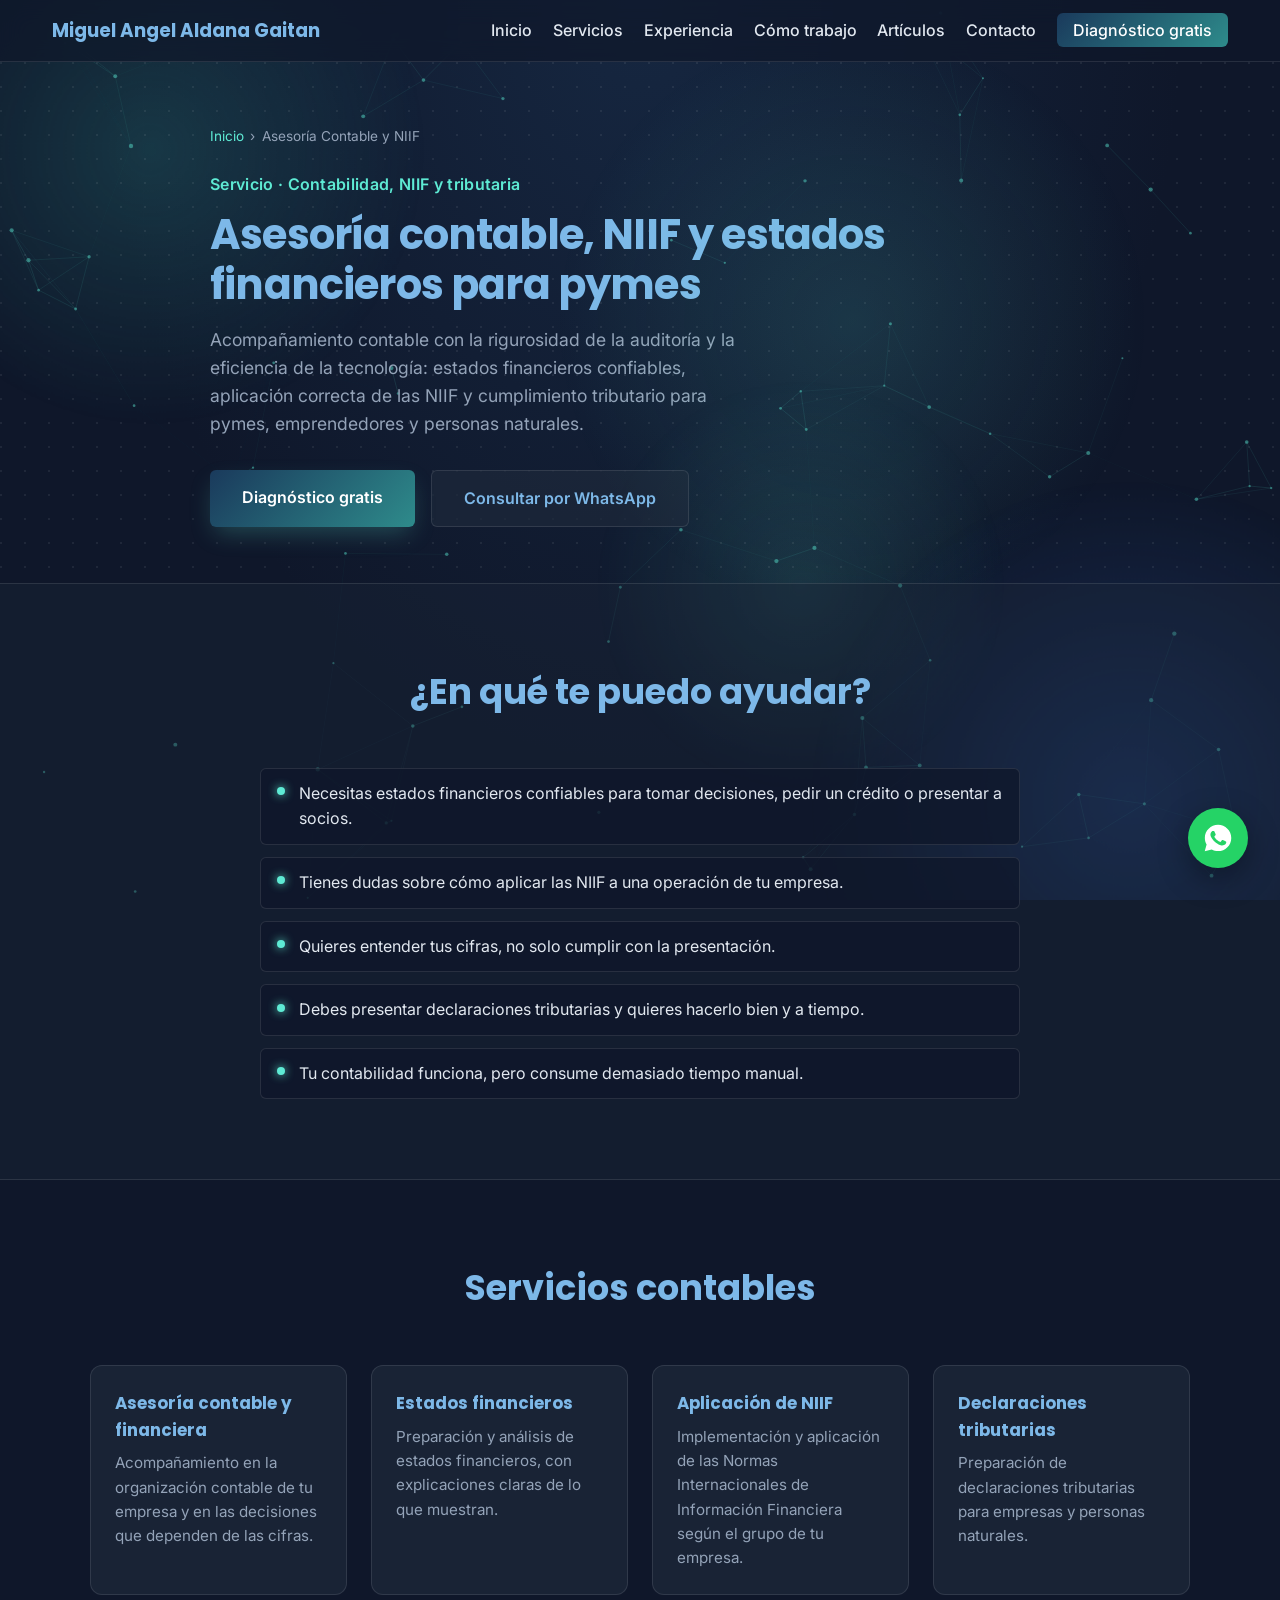
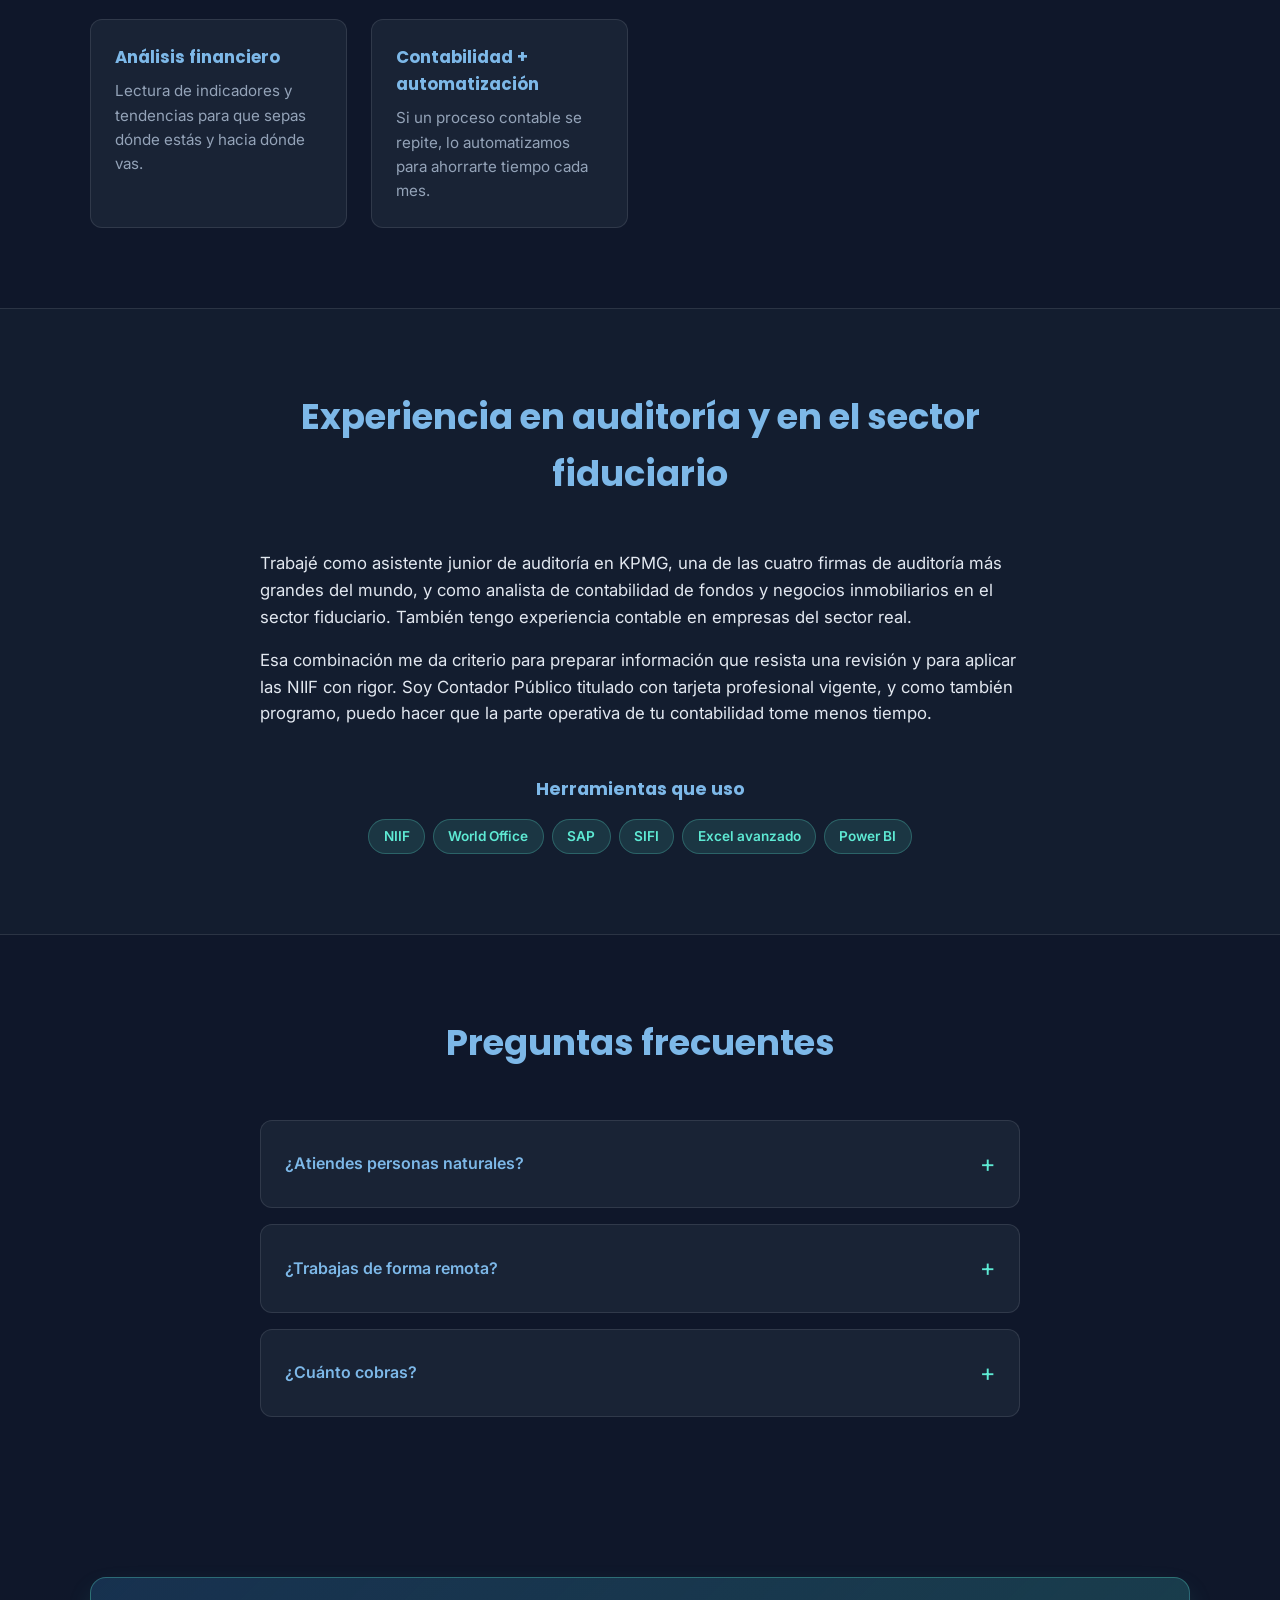
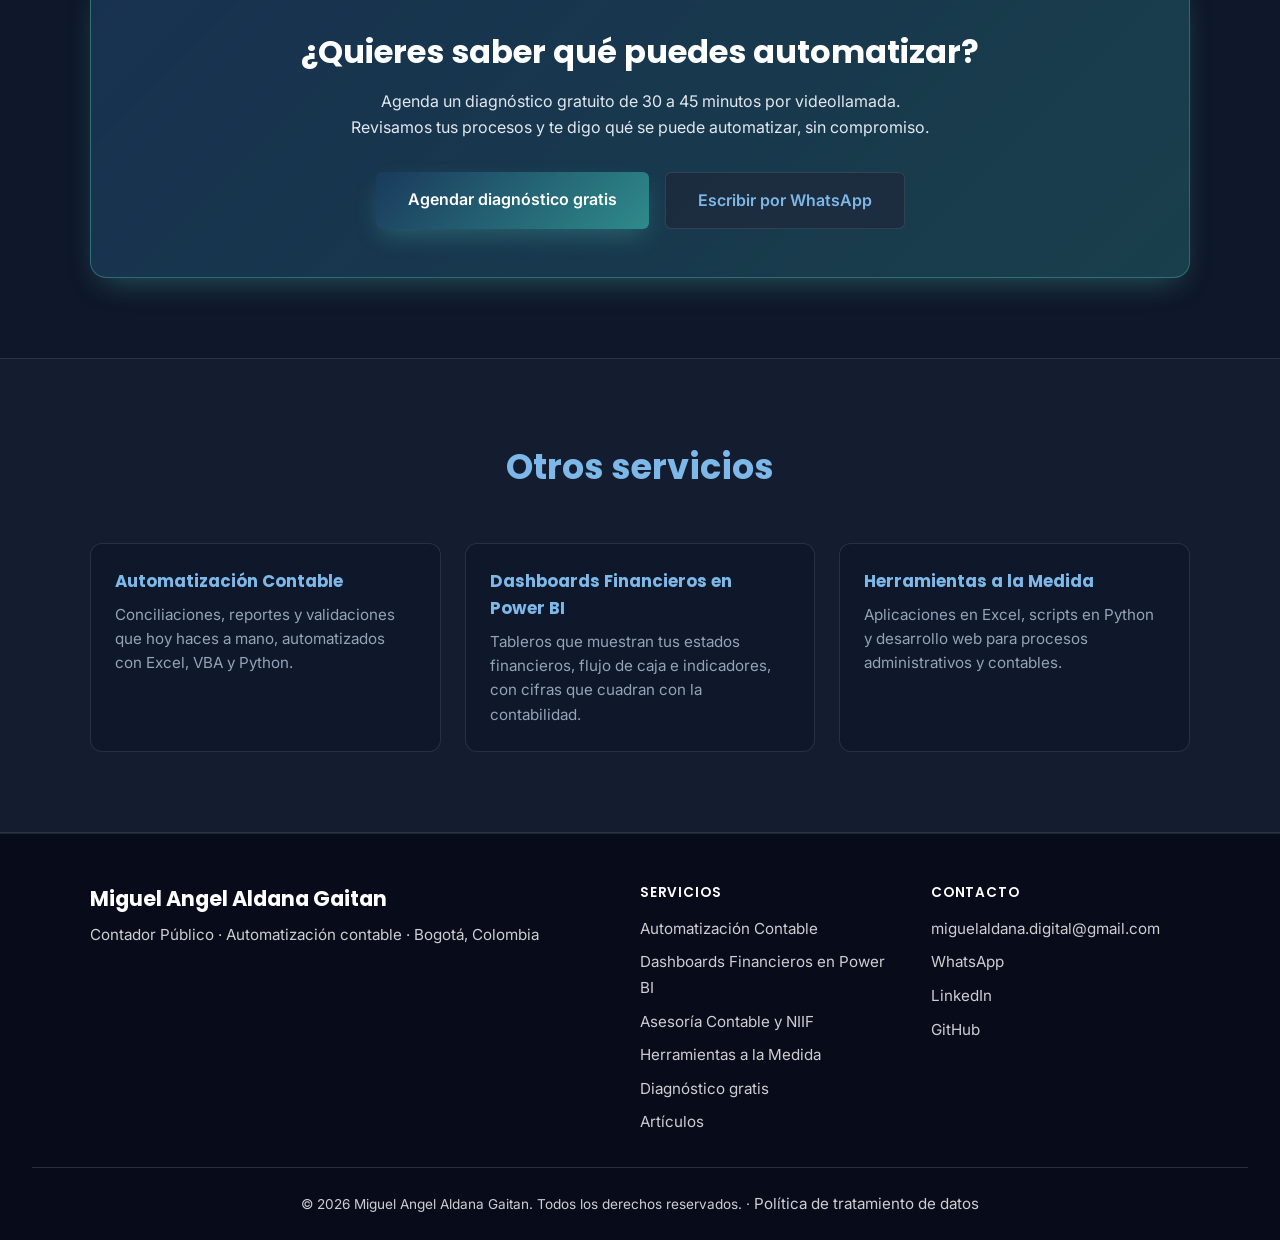
<file: contabilidad-niif/index.html>
<!DOCTYPE html>
<html lang="es" class="no-js">

<head>
    <meta charset="UTF-8">
    <meta name="viewport" content="width=device-width, initial-scale=1.0">
    <title>Asesoría Contable y NIIF para Pymes en Bogotá</title>
    <meta name="description" content="Asesoría contable y financiera, estados financieros, aplicación de NIIF y declaraciones tributarias para pymes y personas naturales. Contador Público con experiencia en KPMG.">
    <link rel="canonical" href="https://maldanagaitan-del.github.io/perfil-profesional/contabilidad-niif/">
    <meta name="theme-color" content="#0f172a">
    <link rel="manifest" href="../img/favicon/site.webmanifest">

    <meta property="og:type" content="website">
    <meta property="og:locale" content="es_CO">
    <meta property="og:site_name" content="Miguel Angel Aldana Gaitan">
    <meta property="og:url" content="https://maldanagaitan-del.github.io/perfil-profesional/contabilidad-niif/">
    <meta property="og:title" content="Asesoría Contable y NIIF para Pymes en Bogotá">
    <meta property="og:description" content="Asesoría contable y financiera, estados financieros, aplicación de NIIF y declaraciones tributarias para pymes y personas naturales. Contador Público con experiencia en KPMG.">
    <meta property="og:image" content="https://maldanagaitan-del.github.io/perfil-profesional/img/og-portada.jpg">
    <meta property="og:image:width" content="1200">
    <meta property="og:image:height" content="630">
    <meta property="og:image:alt" content="Logo de Miguel Angel Aldana Gaitan: Contador Público, Tecnología y Automatización">
    <meta name="twitter:card" content="summary_large_image">
    <meta name="twitter:title" content="Asesoría Contable y NIIF para Pymes en Bogotá">
    <meta name="twitter:description" content="Asesoría contable y financiera, estados financieros, aplicación de NIIF y declaraciones tributarias para pymes y personas naturales. Contador Público con experiencia en KPMG.">
    <meta name="twitter:image" content="https://maldanagaitan-del.github.io/perfil-profesional/img/og-portada.jpg">

    <link rel="preconnect" href="https://fonts.googleapis.com">
    <link rel="preconnect" href="https://fonts.gstatic.com" crossorigin>
    <link
        href="https://fonts.googleapis.com/css2?family=Inter:wght@400;500;600&family=Poppins:wght@600;700&display=swap"
        rel="stylesheet">
    <link rel="stylesheet" href="../css/style.css">
    <link rel="icon" type="image/x-icon" href="../img/favicon/favicon.ico">
    <link rel="icon" type="image/png" sizes="32x32" href="../img/favicon/favicon-32x32.png">
    <link rel="icon" type="image/png" sizes="16x16" href="../img/favicon/favicon-16x16.png">
    <link rel="apple-touch-icon" sizes="180x180" href="../img/favicon/apple-touch-icon.png">
    <script type="application/ld+json">
{
  "@context": "https://schema.org",
  "@graph": [
    {
      "@type": "Service",
      "name": "Asesoría contable, NIIF y estados financieros para pymes",
      "serviceType": "Asesoría contable, financiera y NIIF",
      "description": "Asesoría contable y financiera, estados financieros, aplicación de NIIF y declaraciones tributarias para pymes y personas naturales. Contador Público con experiencia en KPMG.",
      "url": "https://maldanagaitan-del.github.io/perfil-profesional/contabilidad-niif/",
      "areaServed": {
        "@type": "Country",
        "name": "Colombia"
      },
      "provider": {
        "@id": "https://maldanagaitan-del.github.io/perfil-profesional/#persona"
      }
    },
    {
      "@type": "Person",
      "@id": "https://maldanagaitan-del.github.io/perfil-profesional/#persona",
      "name": "Miguel Angel Aldana Gaitan",
      "jobTitle": "Contador Público",
      "url": "https://maldanagaitan-del.github.io/perfil-profesional/",
      "image": "https://maldanagaitan-del.github.io/perfil-profesional/img/foto-perfil.webp",
      "email": "mailto:miguelaldana.digital@gmail.com",
      "address": {
        "@type": "PostalAddress",
        "addressLocality": "Bogotá",
        "addressCountry": "CO"
      },
      "sameAs": [
        "https://www.linkedin.com/in/miguel-angel-aldana-gaitan-1a34941b9",
        "https://github.com/maldanagaitan-del"
      ],
      "knowsAbout": [
        "Contabilidad",
        "NIIF",
        "Automatización de procesos contables",
        "Excel",
        "VBA",
        "Python",
        "Power BI",
        "SAP",
        "Contabilidad fiduciaria"
      ]
    },
    {
      "@type": "BreadcrumbList",
      "itemListElement": [
        {
          "@type": "ListItem",
          "position": 1,
          "name": "Inicio",
          "item": "https://maldanagaitan-del.github.io/perfil-profesional/"
        },
        {
          "@type": "ListItem",
          "position": 2,
          "name": "Asesoría Contable y NIIF",
          "item": "https://maldanagaitan-del.github.io/perfil-profesional/contabilidad-niif/"
        }
      ]
    }
  ]
}
    </script>
</head>
<body data-pagina="contabilidad-niif">

    <!-- Enlace oculto que aparece al presionar Tab -->
    <a class="saltar-contenido" href="#contenido">Saltar al contenido</a>

    <!-- Fondo animado: luces y constelación (aria-hidden: lo ignoran los lectores de pantalla) -->
    <div class="fondo-animado" aria-hidden="true">
        <span class="orbe orbe--1"></span>
        <span class="orbe orbe--2"></span>
        <span class="orbe orbe--3"></span>
        <canvas id="constelacion"></canvas>
    </div>

    <header>
        <nav aria-label="Navegación principal">
            <a href="../" class="logo">Miguel Angel Aldana Gaitan</a>

            <div class="nav-acciones">
                <ul class="nav-links" id="navLinks">
                    <li><a href="../">Inicio</a></li>
                    <li><a href="../#servicios">Servicios</a></li>
                    <li><a href="../#experiencia">Experiencia</a></li>
                    <li><a href="../#proceso">Cómo trabajo</a></li>
                    <li><a href="../articulos/">Artículos</a></li>
                    <li><a href="../#contacto">Contacto</a></li>
                    <li><a href="../diagnostico-automatizacion/" class="nav-cta">Diagnóstico gratis</a></li>
                </ul>
                <button class="btn-menu" id="btnMenu" type="button" aria-label="Abrir menú"
                    aria-expanded="false" aria-controls="navLinks">
                    <span aria-hidden="true"></span>
                    <span aria-hidden="true"></span>
                    <span aria-hidden="true"></span>
                </button>
            </div>
        </nav>
    </header>

    <main id="contenido" tabindex="-1">

        <section class="hero hero--interna">
            <div class="contenedor">
            <nav class="migas" aria-label="Ruta de navegación">
                <ol>
                    <li><a href="../">Inicio</a></li>
                    <li aria-current="page">Asesoría Contable y NIIF</li>
                </ol>
            </nav>
                <p class="hero-nombre">Servicio · Contabilidad, NIIF y tributaria</p>
                <h1>Asesoría contable, NIIF y estados financieros para pymes</h1>
                <p class="descripcion">Acompañamiento contable con la rigurosidad de la auditoría y la eficiencia de la tecnología: estados financieros confiables, aplicación correcta de las NIIF y cumplimiento tributario para pymes, emprendedores y personas naturales.</p>
                <div class="hero-acciones">
                    <a href="../diagnostico-automatizacion/" class="btn-principal">Diagnóstico gratis</a>
                    <a href="https://wa.me/573142389938?text=Hola%20Miguel%2C%20me%20interesa%20la%20asesor%C3%ADa%20contable%20y%20NIIF." class="btn-secundario" target="_blank" rel="noopener">Consultar por WhatsApp</a>
                </div>
            </div>
        </section>

        <section class="seccion seccion--alterna">
            <div class="contenedor contenedor--angosto seccion-oculta">
                <h2 class="titulo-seccion">¿En qué te puedo ayudar?</h2>
                <ul class="lista-problemas">
                    <li>Necesitas estados financieros confiables para tomar decisiones, pedir un crédito o presentar a socios.</li>
                    <li>Tienes dudas sobre cómo aplicar las NIIF a una operación de tu empresa.</li>
                    <li>Quieres entender tus cifras, no solo cumplir con la presentación.</li>
                    <li>Debes presentar declaraciones tributarias y quieres hacerlo bien y a tiempo.</li>
                    <li>Tu contabilidad funciona, pero consume demasiado tiempo manual.</li>
                </ul>
            </div>
        </section>

        <section class="seccion">
            <div class="contenedor seccion-oculta">
                <h2 class="titulo-seccion">Servicios contables</h2>
                <div class="grid-tarjetas">
                    <div class="tarjeta">
                        <h3>Asesoría contable y financiera</h3>
                        <p>Acompañamiento en la organización contable de tu empresa y en las decisiones que dependen de las cifras.</p>
                    </div>
                    <div class="tarjeta">
                        <h3>Estados financieros</h3>
                        <p>Preparación y análisis de estados financieros, con explicaciones claras de lo que muestran.</p>
                    </div>
                    <div class="tarjeta">
                        <h3>Aplicación de NIIF</h3>
                        <p>Implementación y aplicación de las Normas Internacionales de Información Financiera según el grupo de tu empresa.</p>
                    </div>
                    <div class="tarjeta">
                        <h3>Declaraciones tributarias</h3>
                        <p>Preparación de declaraciones tributarias para empresas y personas naturales.</p>
                    </div>
                    <div class="tarjeta">
                        <h3>Análisis financiero</h3>
                        <p>Lectura de indicadores y tendencias para que sepas dónde estás y hacia dónde vas.</p>
                    </div>
                    <div class="tarjeta">
                        <h3>Contabilidad + automatización</h3>
                        <p>Si un proceso contable se repite, lo automatizamos para ahorrarte tiempo cada mes.</p>
                    </div>
                </div>
            </div>
        </section>

        <section class="seccion seccion--alterna">
            <div class="contenedor contenedor--angosto seccion-oculta">
                <h2 class="titulo-seccion">Experiencia en auditoría y en el sector fiduciario</h2>
                <div class="contenido-texto">
                    <p>Trabajé como asistente junior de auditoría en KPMG, una de las cuatro firmas de auditoría más grandes del mundo, y como analista de contabilidad de fondos y negocios inmobiliarios en el sector fiduciario. También tengo experiencia contable en empresas del sector real.</p>
                    <p>Esa combinación me da criterio para preparar información que resista una revisión y para aplicar las NIIF con rigor. Soy Contador Público titulado con tarjeta profesional vigente, y como también programo, puedo hacer que la parte operativa de tu contabilidad tome menos tiempo.</p>
                </div>
                <h3 class="subtitulo-centrado">Herramientas que uso</h3>
                <ul class="chips" aria-label="Herramientas"><li class="chip">NIIF</li><li class="chip">World Office</li><li class="chip">SAP</li><li class="chip">SIFI</li><li class="chip">Excel avanzado</li><li class="chip">Power BI</li></ul>
            </div>
        </section>

        <section id="preguntas-frecuentes" class="seccion">
            <div class="contenedor contenedor--angosto seccion-oculta">
                <h2 class="titulo-seccion">Preguntas frecuentes</h2>
                <div class="lista-faq">
                    <details class="item-faq">
                        <summary>¿Atiendes personas naturales?</summary>
                        <p>Sí. Aunque mi enfoque principal son las pymes, también acompaño a personas naturales, por ejemplo con sus declaraciones tributarias.</p>
                    </details>
                    <details class="item-faq">
                        <summary>¿Trabajas de forma remota?</summary>
                        <p>Sí. Estoy en Bogotá y atiendo de forma remota en toda Colombia; las reuniones y entregas se coordinan por videollamada y WhatsApp.</p>
                    </details>
                    <details class="item-faq">
                        <summary>¿Cuánto cobras?</summary>
                        <p>Depende del alcance. Para asesorías puntuales manejo una tarifa fija y para acompañamientos más amplios cotizo después de conocer tu necesidad. Escríbeme y te doy un estimado sin compromiso.</p>
                    </details>
                </div>
            </div>
        </section>

        <section class="seccion">
            <div class="contenedor seccion-oculta">
                <div class="banda-cta">
                    <h2>¿Quieres saber qué puedes automatizar?</h2>
                    <p>Agenda un diagnóstico gratuito de 30 a 45 minutos por videollamada. Revisamos tus procesos y te digo qué se puede automatizar, sin compromiso.</p>
                    <div class="hero-acciones">
                        <a href="../diagnostico-automatizacion/" class="btn-principal">Agendar diagnóstico gratis</a>
                        <a href="https://wa.me/573142389938?text=Hola%20Miguel%2C%20quiero%20agendar%20el%20diagn%C3%B3stico%20gratuito%20de%20automatizaci%C3%B3n." class="btn-secundario"
                            target="_blank" rel="noopener">Escribir por WhatsApp</a>
                    </div>
                </div>
            </div>
        </section>

        <section class="seccion seccion--alterna">
            <div class="contenedor seccion-oculta">
                <h2 class="titulo-seccion">Otros servicios</h2>
                <div class="grid-tarjetas">
                    <a class="tarjeta tarjeta--enlace" href="../automatizacion-contable/">
                        <h3>Automatización Contable</h3>
                        <p>Conciliaciones, reportes y validaciones que hoy haces a mano, automatizados con Excel, VBA y Python.</p>
                    </a>
                    <a class="tarjeta tarjeta--enlace" href="../dashboards-power-bi/">
                        <h3>Dashboards Financieros en Power BI</h3>
                        <p>Tableros que muestran tus estados financieros, flujo de caja e indicadores, con cifras que cuadran con la contabilidad.</p>
                    </a>
                    <a class="tarjeta tarjeta--enlace" href="../herramientas-a-la-medida/">
                        <h3>Herramientas a la Medida</h3>
                        <p>Aplicaciones en Excel, scripts en Python y desarrollo web para procesos administrativos y contables.</p>
                    </a>
                </div>
            </div>
        </section>

    </main>

    <footer class="pie">
        <div class="contenedor pie-grid">
            <div class="pie-marca">
                <a href="../" class="pie-logo">Miguel Angel Aldana Gaitan</a>
                <p>Contador Público · Automatización contable · Bogotá, Colombia</p>
            </div>

            <nav class="pie-columna" aria-label="Servicios">
                <h2 class="pie-titulo">Servicios</h2>
                <ul>
                    <li><a href="../automatizacion-contable/">Automatización Contable</a></li>
                    <li><a href="../dashboards-power-bi/">Dashboards Financieros en Power BI</a></li>
                    <li><a href="../contabilidad-niif/">Asesoría Contable y NIIF</a></li>
                    <li><a href="../herramientas-a-la-medida/">Herramientas a la Medida</a></li>
                    <li><a href="../diagnostico-automatizacion/">Diagnóstico gratis</a></li>
                    <li><a href="../articulos/">Artículos</a></li>
                </ul>
            </nav>

            <div class="pie-columna">
                <h2 class="pie-titulo">Contacto</h2>
                <ul>
                    <li><a href="mailto:miguelaldana.digital@gmail.com">miguelaldana.digital@gmail.com</a></li>
                    <li><a href="https://wa.me/573142389938" target="_blank" rel="noopener">WhatsApp</a></li>
                    <li><a href="https://www.linkedin.com/in/miguel-angel-aldana-gaitan-1a34941b9" target="_blank" rel="noopener">LinkedIn</a></li>
                    <li><a href="https://github.com/maldanagaitan-del" target="_blank" rel="noopener">GitHub</a></li>
                </ul>
            </div>
        </div>

        <div class="pie-inferior">
            <p>&copy; 2026 Miguel Angel Aldana Gaitan. Todos los derechos reservados. ·
                <a href="../privacidad/">Política de tratamiento de datos</a></p>
        </div>
    </footer>

    <a href="https://wa.me/573142389938?text=Hola%20Miguel%2C%20vi%20tu%20p%C3%A1gina%20y%20me%20interesa%20hablar%20sobre%20un%20proyecto"
        class="whatsapp-flotante" target="_blank" rel="noopener" aria-label="Escríbeme por WhatsApp">
        <svg viewBox="0 0 24 24" fill="currentColor" aria-hidden="true">
            <path
                d="M12.04 2C6.58 2 2.13 6.45 2.13 11.91c0 1.75.46 3.45 1.32 4.95L2.05 22l5.25-1.38c1.45.79 3.08 1.21 4.74 1.21 5.46 0 9.91-4.45 9.91-9.91S17.5 2 12.04 2zm5.83 14.17c-.24.68-1.41 1.3-1.95 1.35-.5.05-1.13.07-1.83-.11-.42-.11-.96-.31-1.65-.6-2.9-1.25-4.79-4.17-4.94-4.36-.15-.19-1.18-1.57-1.18-3 0-1.42.75-2.12 1.01-2.41.27-.29.58-.36.78-.36h.56c.18 0 .42-.02.65.5.24.55.8 1.9.87 2.04.07.14.12.31.02.5-.1.19-.15.31-.29.47-.15.17-.31.38-.44.51-.15.15-.3.31-.13.6.17.29.77 1.27 1.65 2.05 1.14 1.01 2.1 1.33 2.39 1.48.29.15.46.13.63-.05.17-.19.72-.84.92-1.13.19-.29.39-.24.65-.15.27.1 1.71.81 2 .96.29.15.48.22.55.34.07.13.07.72-.17 1.4z" />
        </svg>
    </a>
    <script src="../js/script.js"></script>

</body>

</html>
</file>
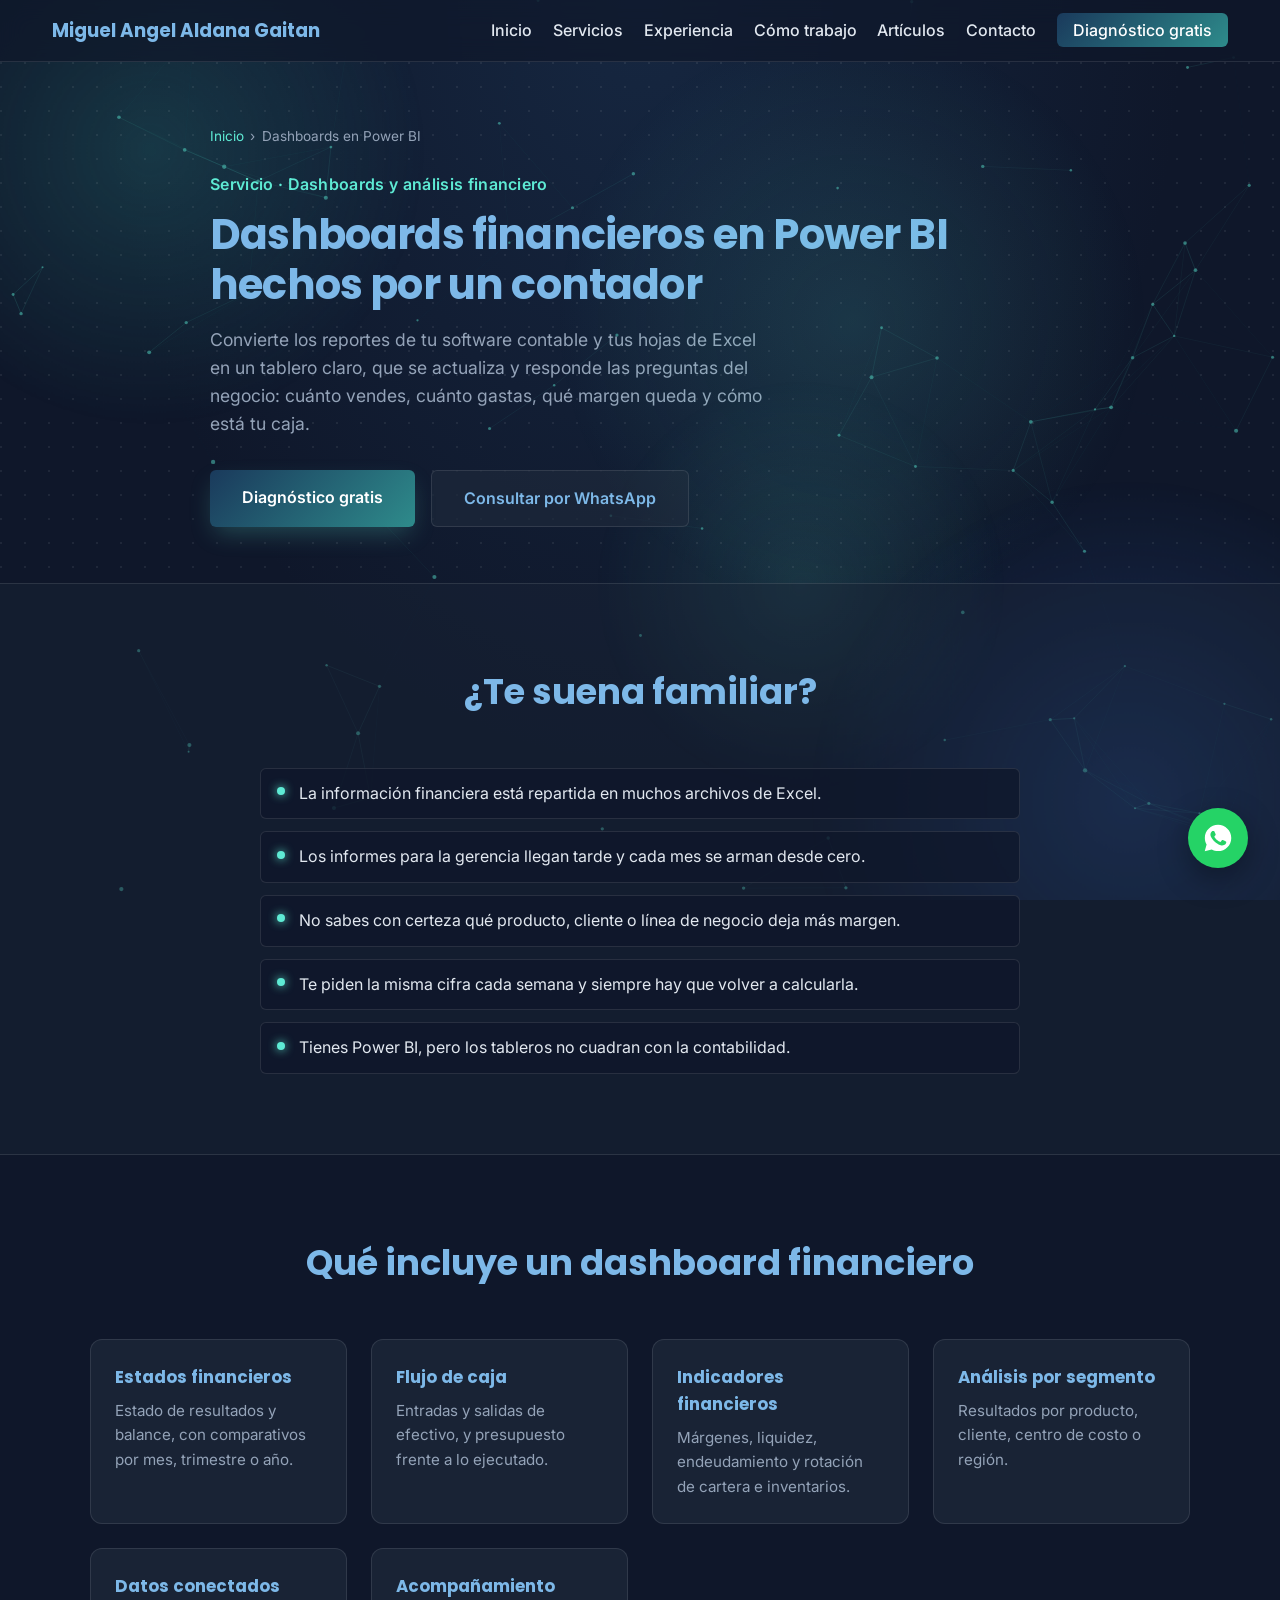
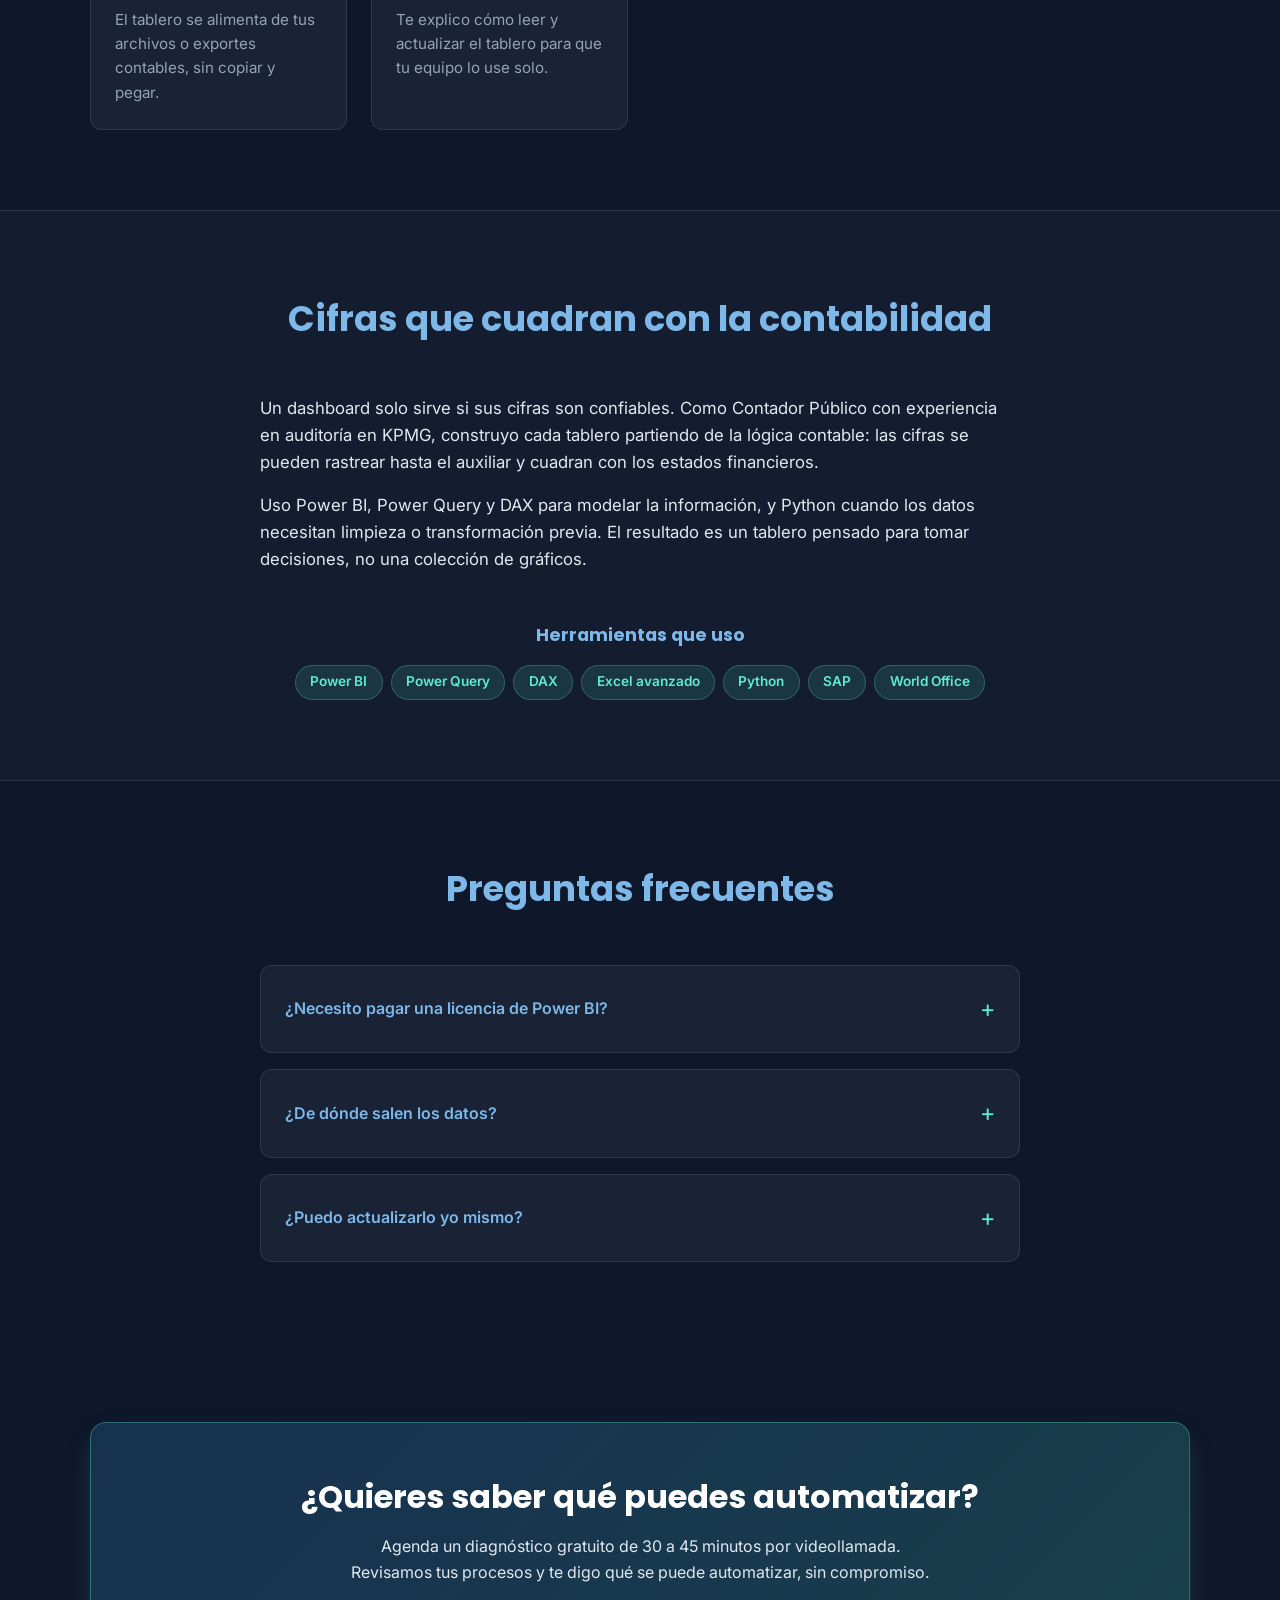
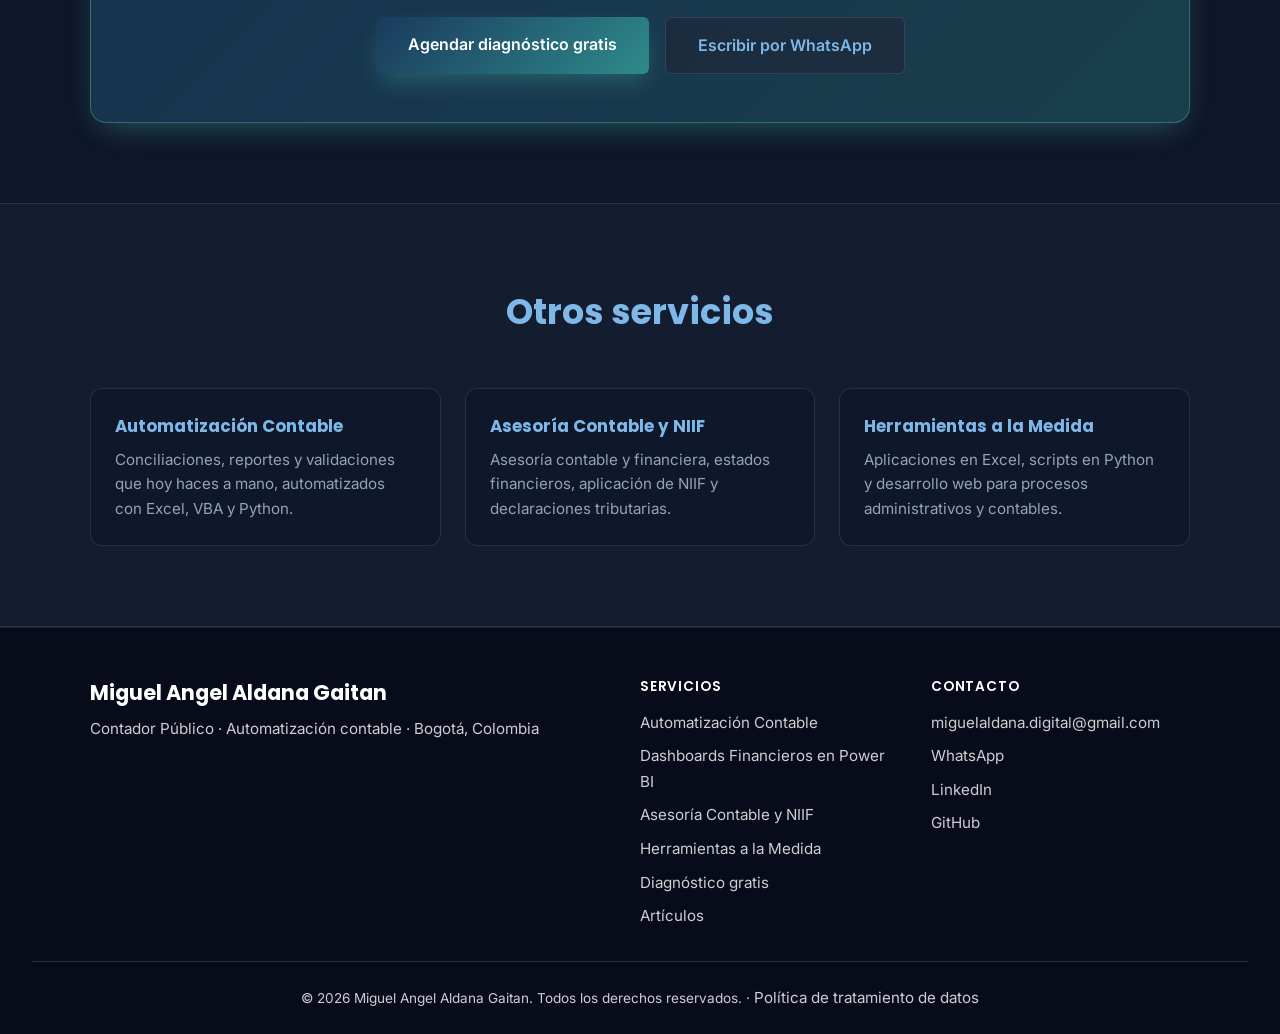
<file: dashboards-power-bi/index.html>
<!DOCTYPE html>
<html lang="es" class="no-js">

<head>
    <meta charset="UTF-8">
    <meta name="viewport" content="width=device-width, initial-scale=1.0">
    <title>Dashboards Financieros en Power BI para Pymes | Contador</title>
    <meta name="description" content="Dashboards financieros en Power BI hechos por un Contador Público: estado de resultados, flujo de caja e indicadores que cuadran con tu contabilidad. Bogotá y Colombia.">
    <link rel="canonical" href="https://maldanagaitan-del.github.io/perfil-profesional/dashboards-power-bi/">
    <meta name="theme-color" content="#0f172a">
    <link rel="manifest" href="../img/favicon/site.webmanifest">

    <meta property="og:type" content="website">
    <meta property="og:locale" content="es_CO">
    <meta property="og:site_name" content="Miguel Angel Aldana Gaitan">
    <meta property="og:url" content="https://maldanagaitan-del.github.io/perfil-profesional/dashboards-power-bi/">
    <meta property="og:title" content="Dashboards Financieros en Power BI para Pymes | Contador">
    <meta property="og:description" content="Dashboards financieros en Power BI hechos por un Contador Público: estado de resultados, flujo de caja e indicadores que cuadran con tu contabilidad. Bogotá y Colombia.">
    <meta property="og:image" content="https://maldanagaitan-del.github.io/perfil-profesional/img/og-portada.jpg">
    <meta property="og:image:width" content="1200">
    <meta property="og:image:height" content="630">
    <meta property="og:image:alt" content="Logo de Miguel Angel Aldana Gaitan: Contador Público, Tecnología y Automatización">
    <meta name="twitter:card" content="summary_large_image">
    <meta name="twitter:title" content="Dashboards Financieros en Power BI para Pymes | Contador">
    <meta name="twitter:description" content="Dashboards financieros en Power BI hechos por un Contador Público: estado de resultados, flujo de caja e indicadores que cuadran con tu contabilidad. Bogotá y Colombia.">
    <meta name="twitter:image" content="https://maldanagaitan-del.github.io/perfil-profesional/img/og-portada.jpg">

    <link rel="preconnect" href="https://fonts.googleapis.com">
    <link rel="preconnect" href="https://fonts.gstatic.com" crossorigin>
    <link
        href="https://fonts.googleapis.com/css2?family=Inter:wght@400;500;600&family=Poppins:wght@600;700&display=swap"
        rel="stylesheet">
    <link rel="stylesheet" href="../css/style.css">
    <link rel="icon" type="image/x-icon" href="../img/favicon/favicon.ico">
    <link rel="icon" type="image/png" sizes="32x32" href="../img/favicon/favicon-32x32.png">
    <link rel="icon" type="image/png" sizes="16x16" href="../img/favicon/favicon-16x16.png">
    <link rel="apple-touch-icon" sizes="180x180" href="../img/favicon/apple-touch-icon.png">
    <script type="application/ld+json">
{
  "@context": "https://schema.org",
  "@graph": [
    {
      "@type": "Service",
      "name": "Dashboards financieros en Power BI hechos por un contador",
      "serviceType": "Dashboards financieros y análisis de datos",
      "description": "Dashboards financieros en Power BI hechos por un Contador Público: estado de resultados, flujo de caja e indicadores que cuadran con tu contabilidad. Bogotá y Colombia.",
      "url": "https://maldanagaitan-del.github.io/perfil-profesional/dashboards-power-bi/",
      "areaServed": {
        "@type": "Country",
        "name": "Colombia"
      },
      "provider": {
        "@id": "https://maldanagaitan-del.github.io/perfil-profesional/#persona"
      }
    },
    {
      "@type": "Person",
      "@id": "https://maldanagaitan-del.github.io/perfil-profesional/#persona",
      "name": "Miguel Angel Aldana Gaitan",
      "jobTitle": "Contador Público",
      "url": "https://maldanagaitan-del.github.io/perfil-profesional/",
      "image": "https://maldanagaitan-del.github.io/perfil-profesional/img/foto-perfil.webp",
      "email": "mailto:miguelaldana.digital@gmail.com",
      "address": {
        "@type": "PostalAddress",
        "addressLocality": "Bogotá",
        "addressCountry": "CO"
      },
      "sameAs": [
        "https://www.linkedin.com/in/miguel-angel-aldana-gaitan-1a34941b9",
        "https://github.com/maldanagaitan-del"
      ],
      "knowsAbout": [
        "Contabilidad",
        "NIIF",
        "Automatización de procesos contables",
        "Excel",
        "VBA",
        "Python",
        "Power BI",
        "SAP",
        "Contabilidad fiduciaria"
      ]
    },
    {
      "@type": "BreadcrumbList",
      "itemListElement": [
        {
          "@type": "ListItem",
          "position": 1,
          "name": "Inicio",
          "item": "https://maldanagaitan-del.github.io/perfil-profesional/"
        },
        {
          "@type": "ListItem",
          "position": 2,
          "name": "Dashboards en Power BI",
          "item": "https://maldanagaitan-del.github.io/perfil-profesional/dashboards-power-bi/"
        }
      ]
    }
  ]
}
    </script>
</head>
<body data-pagina="dashboards-power-bi">

    <!-- Enlace oculto que aparece al presionar Tab -->
    <a class="saltar-contenido" href="#contenido">Saltar al contenido</a>

    <!-- Fondo animado: luces y constelación (aria-hidden: lo ignoran los lectores de pantalla) -->
    <div class="fondo-animado" aria-hidden="true">
        <span class="orbe orbe--1"></span>
        <span class="orbe orbe--2"></span>
        <span class="orbe orbe--3"></span>
        <canvas id="constelacion"></canvas>
    </div>

    <header>
        <nav aria-label="Navegación principal">
            <a href="../" class="logo">Miguel Angel Aldana Gaitan</a>

            <div class="nav-acciones">
                <ul class="nav-links" id="navLinks">
                    <li><a href="../">Inicio</a></li>
                    <li><a href="../#servicios">Servicios</a></li>
                    <li><a href="../#experiencia">Experiencia</a></li>
                    <li><a href="../#proceso">Cómo trabajo</a></li>
                    <li><a href="../articulos/">Artículos</a></li>
                    <li><a href="../#contacto">Contacto</a></li>
                    <li><a href="../diagnostico-automatizacion/" class="nav-cta">Diagnóstico gratis</a></li>
                </ul>
                <button class="btn-menu" id="btnMenu" type="button" aria-label="Abrir menú"
                    aria-expanded="false" aria-controls="navLinks">
                    <span aria-hidden="true"></span>
                    <span aria-hidden="true"></span>
                    <span aria-hidden="true"></span>
                </button>
            </div>
        </nav>
    </header>

    <main id="contenido" tabindex="-1">

        <section class="hero hero--interna">
            <div class="contenedor">
            <nav class="migas" aria-label="Ruta de navegación">
                <ol>
                    <li><a href="../">Inicio</a></li>
                    <li aria-current="page">Dashboards en Power BI</li>
                </ol>
            </nav>
                <p class="hero-nombre">Servicio · Dashboards y análisis financiero</p>
                <h1>Dashboards financieros en Power BI hechos por un contador</h1>
                <p class="descripcion">Convierte los reportes de tu software contable y tus hojas de Excel en un tablero claro, que se actualiza y responde las preguntas del negocio: cuánto vendes, cuánto gastas, qué margen queda y cómo está tu caja.</p>
                <div class="hero-acciones">
                    <a href="../diagnostico-automatizacion/" class="btn-principal">Diagnóstico gratis</a>
                    <a href="https://wa.me/573142389938?text=Hola%20Miguel%2C%20me%20interesa%20un%20dashboard%20financiero%20en%20Power%20BI." class="btn-secundario" target="_blank" rel="noopener">Consultar por WhatsApp</a>
                </div>
            </div>
        </section>

        <section class="seccion seccion--alterna">
            <div class="contenedor contenedor--angosto seccion-oculta">
                <h2 class="titulo-seccion">¿Te suena familiar?</h2>
                <ul class="lista-problemas">
                    <li>La información financiera está repartida en muchos archivos de Excel.</li>
                    <li>Los informes para la gerencia llegan tarde y cada mes se arman desde cero.</li>
                    <li>No sabes con certeza qué producto, cliente o línea de negocio deja más margen.</li>
                    <li>Te piden la misma cifra cada semana y siempre hay que volver a calcularla.</li>
                    <li>Tienes Power BI, pero los tableros no cuadran con la contabilidad.</li>
                </ul>
            </div>
        </section>

        <section class="seccion">
            <div class="contenedor seccion-oculta">
                <h2 class="titulo-seccion">Qué incluye un dashboard financiero</h2>
                <div class="grid-tarjetas">
                    <div class="tarjeta">
                        <h3>Estados financieros</h3>
                        <p>Estado de resultados y balance, con comparativos por mes, trimestre o año.</p>
                    </div>
                    <div class="tarjeta">
                        <h3>Flujo de caja</h3>
                        <p>Entradas y salidas de efectivo, y presupuesto frente a lo ejecutado.</p>
                    </div>
                    <div class="tarjeta">
                        <h3>Indicadores financieros</h3>
                        <p>Márgenes, liquidez, endeudamiento y rotación de cartera e inventarios.</p>
                    </div>
                    <div class="tarjeta">
                        <h3>Análisis por segmento</h3>
                        <p>Resultados por producto, cliente, centro de costo o región.</p>
                    </div>
                    <div class="tarjeta">
                        <h3>Datos conectados</h3>
                        <p>El tablero se alimenta de tus archivos o exportes contables, sin copiar y pegar.</p>
                    </div>
                    <div class="tarjeta">
                        <h3>Acompañamiento</h3>
                        <p>Te explico cómo leer y actualizar el tablero para que tu equipo lo use solo.</p>
                    </div>
                </div>
            </div>
        </section>

        <section class="seccion seccion--alterna">
            <div class="contenedor contenedor--angosto seccion-oculta">
                <h2 class="titulo-seccion">Cifras que cuadran con la contabilidad</h2>
                <div class="contenido-texto">
                    <p>Un dashboard solo sirve si sus cifras son confiables. Como Contador Público con experiencia en auditoría en KPMG, construyo cada tablero partiendo de la lógica contable: las cifras se pueden rastrear hasta el auxiliar y cuadran con los estados financieros.</p>
                    <p>Uso Power BI, Power Query y DAX para modelar la información, y Python cuando los datos necesitan limpieza o transformación previa. El resultado es un tablero pensado para tomar decisiones, no una colección de gráficos.</p>
                </div>
                <h3 class="subtitulo-centrado">Herramientas que uso</h3>
                <ul class="chips" aria-label="Herramientas"><li class="chip">Power BI</li><li class="chip">Power Query</li><li class="chip">DAX</li><li class="chip">Excel avanzado</li><li class="chip">Python</li><li class="chip">SAP</li><li class="chip">World Office</li></ul>
            </div>
        </section>

        <section id="preguntas-frecuentes" class="seccion">
            <div class="contenedor contenedor--angosto seccion-oculta">
                <h2 class="titulo-seccion">Preguntas frecuentes</h2>
                <div class="lista-faq">
                    <details class="item-faq">
                        <summary>¿Necesito pagar una licencia de Power BI?</summary>
                        <p>Power BI Desktop es gratuito para crear y ver tableros en tu computador. Para publicarlos y compartirlos en línea con tu equipo, Microsoft normalmente exige una licencia de pago; en la propuesta te explico la opción que mejor se ajusta a tu caso.</p>
                    </details>
                    <details class="item-faq">
                        <summary>¿De dónde salen los datos?</summary>
                        <p>De lo que ya tienes: archivos de Excel, exportes en CSV de tu software contable o bases de datos. Parte del trabajo es organizar esas fuentes para que el tablero se actualice con el menor esfuerzo posible.</p>
                    </details>
                    <details class="item-faq">
                        <summary>¿Puedo actualizarlo yo mismo?</summary>
                        <p>Sí. El objetivo es que el tablero se actualice con pocos clics y que tu equipo sepa hacerlo. Te dejo las instrucciones y te acompaño en las primeras actualizaciones.</p>
                    </details>
                </div>
            </div>
        </section>

        <section class="seccion">
            <div class="contenedor seccion-oculta">
                <div class="banda-cta">
                    <h2>¿Quieres saber qué puedes automatizar?</h2>
                    <p>Agenda un diagnóstico gratuito de 30 a 45 minutos por videollamada. Revisamos tus procesos y te digo qué se puede automatizar, sin compromiso.</p>
                    <div class="hero-acciones">
                        <a href="../diagnostico-automatizacion/" class="btn-principal">Agendar diagnóstico gratis</a>
                        <a href="https://wa.me/573142389938?text=Hola%20Miguel%2C%20quiero%20agendar%20el%20diagn%C3%B3stico%20gratuito%20de%20automatizaci%C3%B3n." class="btn-secundario"
                            target="_blank" rel="noopener">Escribir por WhatsApp</a>
                    </div>
                </div>
            </div>
        </section>

        <section class="seccion seccion--alterna">
            <div class="contenedor seccion-oculta">
                <h2 class="titulo-seccion">Otros servicios</h2>
                <div class="grid-tarjetas">
                    <a class="tarjeta tarjeta--enlace" href="../automatizacion-contable/">
                        <h3>Automatización Contable</h3>
                        <p>Conciliaciones, reportes y validaciones que hoy haces a mano, automatizados con Excel, VBA y Python.</p>
                    </a>
                    <a class="tarjeta tarjeta--enlace" href="../contabilidad-niif/">
                        <h3>Asesoría Contable y NIIF</h3>
                        <p>Asesoría contable y financiera, estados financieros, aplicación de NIIF y declaraciones tributarias.</p>
                    </a>
                    <a class="tarjeta tarjeta--enlace" href="../herramientas-a-la-medida/">
                        <h3>Herramientas a la Medida</h3>
                        <p>Aplicaciones en Excel, scripts en Python y desarrollo web para procesos administrativos y contables.</p>
                    </a>
                </div>
            </div>
        </section>

    </main>

    <footer class="pie">
        <div class="contenedor pie-grid">
            <div class="pie-marca">
                <a href="../" class="pie-logo">Miguel Angel Aldana Gaitan</a>
                <p>Contador Público · Automatización contable · Bogotá, Colombia</p>
            </div>

            <nav class="pie-columna" aria-label="Servicios">
                <h2 class="pie-titulo">Servicios</h2>
                <ul>
                    <li><a href="../automatizacion-contable/">Automatización Contable</a></li>
                    <li><a href="../dashboards-power-bi/">Dashboards Financieros en Power BI</a></li>
                    <li><a href="../contabilidad-niif/">Asesoría Contable y NIIF</a></li>
                    <li><a href="../herramientas-a-la-medida/">Herramientas a la Medida</a></li>
                    <li><a href="../diagnostico-automatizacion/">Diagnóstico gratis</a></li>
                    <li><a href="../articulos/">Artículos</a></li>
                </ul>
            </nav>

            <div class="pie-columna">
                <h2 class="pie-titulo">Contacto</h2>
                <ul>
                    <li><a href="mailto:miguelaldana.digital@gmail.com">miguelaldana.digital@gmail.com</a></li>
                    <li><a href="https://wa.me/573142389938" target="_blank" rel="noopener">WhatsApp</a></li>
                    <li><a href="https://www.linkedin.com/in/miguel-angel-aldana-gaitan-1a34941b9" target="_blank" rel="noopener">LinkedIn</a></li>
                    <li><a href="https://github.com/maldanagaitan-del" target="_blank" rel="noopener">GitHub</a></li>
                </ul>
            </div>
        </div>

        <div class="pie-inferior">
            <p>&copy; 2026 Miguel Angel Aldana Gaitan. Todos los derechos reservados. ·
                <a href="../privacidad/">Política de tratamiento de datos</a></p>
        </div>
    </footer>

    <a href="https://wa.me/573142389938?text=Hola%20Miguel%2C%20vi%20tu%20p%C3%A1gina%20y%20me%20interesa%20hablar%20sobre%20un%20proyecto"
        class="whatsapp-flotante" target="_blank" rel="noopener" aria-label="Escríbeme por WhatsApp">
        <svg viewBox="0 0 24 24" fill="currentColor" aria-hidden="true">
            <path
                d="M12.04 2C6.58 2 2.13 6.45 2.13 11.91c0 1.75.46 3.45 1.32 4.95L2.05 22l5.25-1.38c1.45.79 3.08 1.21 4.74 1.21 5.46 0 9.91-4.45 9.91-9.91S17.5 2 12.04 2zm5.83 14.17c-.24.68-1.41 1.3-1.95 1.35-.5.05-1.13.07-1.83-.11-.42-.11-.96-.31-1.65-.6-2.9-1.25-4.79-4.17-4.94-4.36-.15-.19-1.18-1.57-1.18-3 0-1.42.75-2.12 1.01-2.41.27-.29.58-.36.78-.36h.56c.18 0 .42-.02.65.5.24.55.8 1.9.87 2.04.07.14.12.31.02.5-.1.19-.15.31-.29.47-.15.17-.31.38-.44.51-.15.15-.3.31-.13.6.17.29.77 1.27 1.65 2.05 1.14 1.01 2.1 1.33 2.39 1.48.29.15.46.13.63-.05.17-.19.72-.84.92-1.13.19-.29.39-.24.65-.15.27.1 1.71.81 2 .96.29.15.48.22.55.34.07.13.07.72-.17 1.4z" />
        </svg>
    </a>
    <script src="../js/script.js"></script>

</body>

</html>
</file>
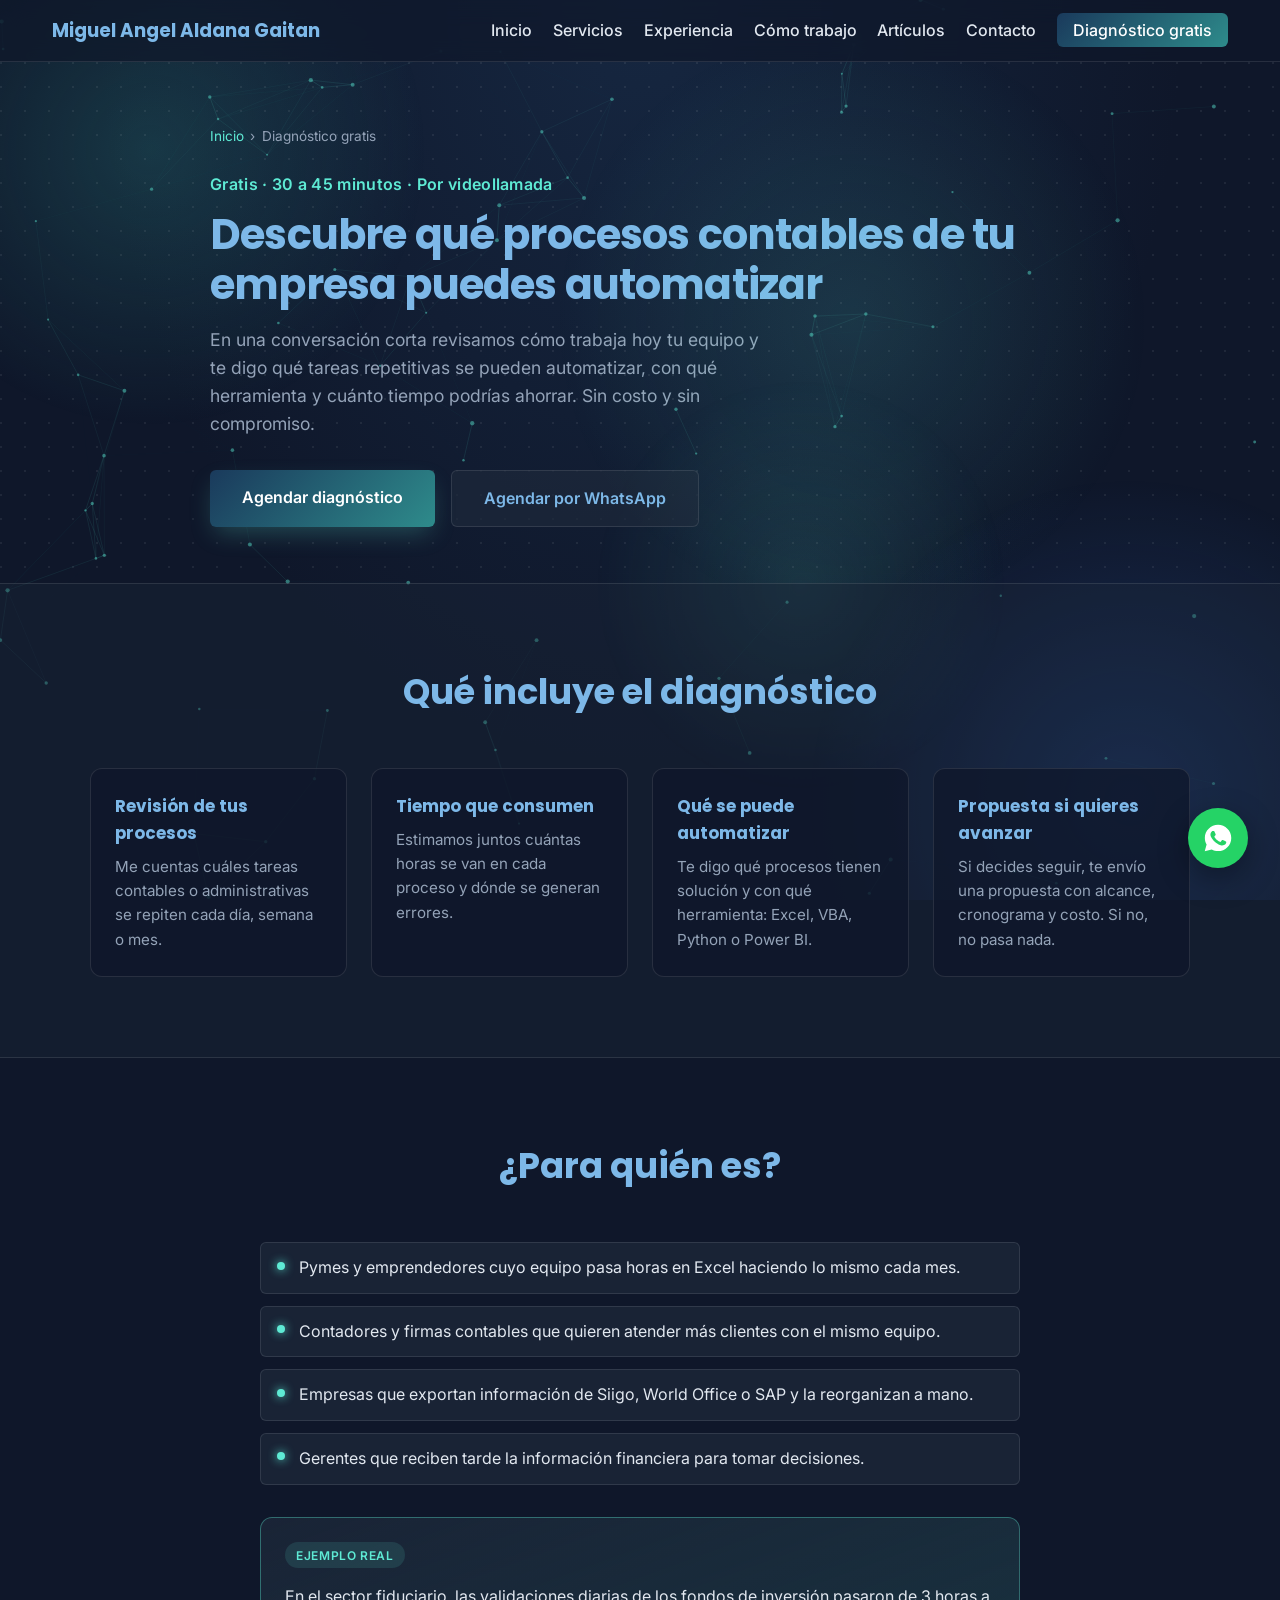
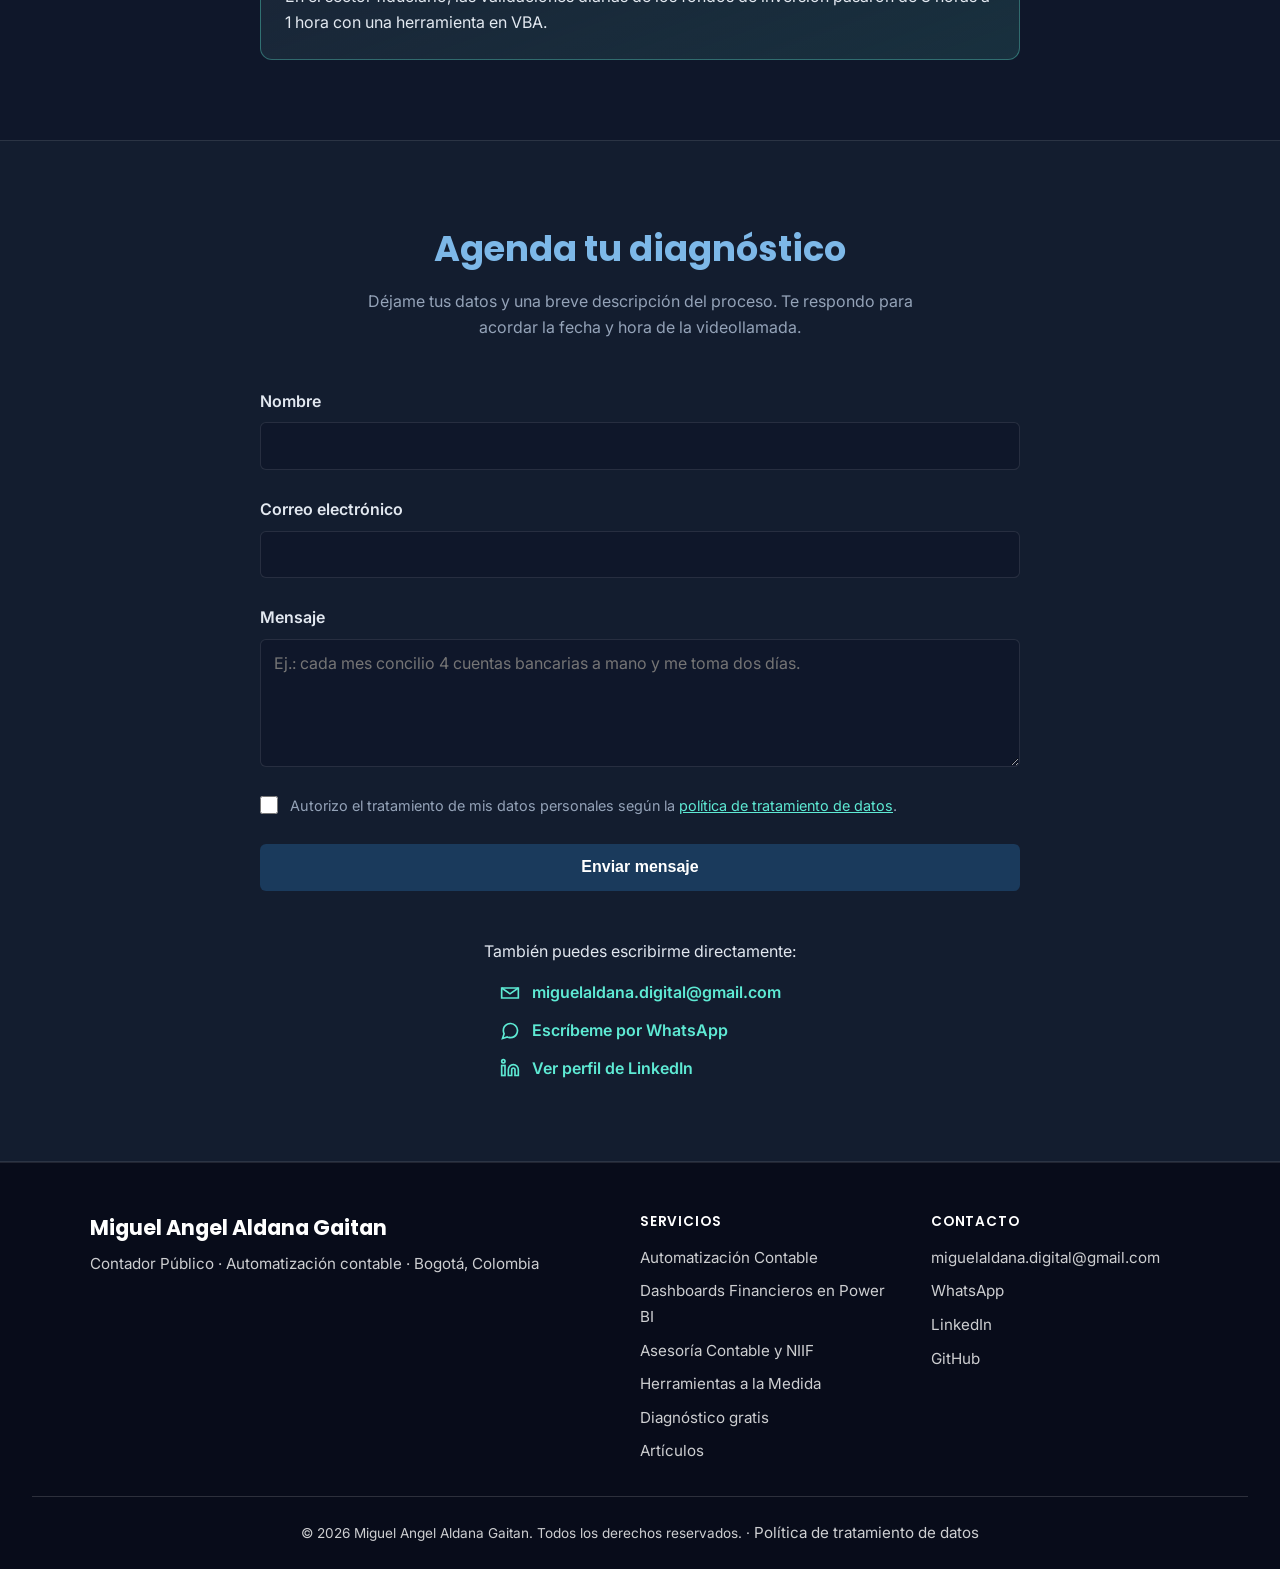
<file: diagnostico-automatizacion/index.html>
<!DOCTYPE html>
<html lang="es" class="no-js">

<head>
    <meta charset="UTF-8">
    <meta name="viewport" content="width=device-width, initial-scale=1.0">
    <title>Diagnóstico Gratis de Automatización Contable | Bogotá</title>
    <meta name="description" content="Diagnóstico gratuito de 30 a 45 minutos por videollamada: identificamos qué procesos contables de tu empresa se pueden automatizar. Sin compromiso.">
    <link rel="canonical" href="https://maldanagaitan-del.github.io/perfil-profesional/diagnostico-automatizacion/">
    <meta name="theme-color" content="#0f172a">
    <link rel="manifest" href="../img/favicon/site.webmanifest">

    <meta property="og:type" content="website">
    <meta property="og:locale" content="es_CO">
    <meta property="og:site_name" content="Miguel Angel Aldana Gaitan">
    <meta property="og:url" content="https://maldanagaitan-del.github.io/perfil-profesional/diagnostico-automatizacion/">
    <meta property="og:title" content="Diagnóstico Gratis de Automatización Contable | Bogotá">
    <meta property="og:description" content="Diagnóstico gratuito de 30 a 45 minutos por videollamada: identificamos qué procesos contables de tu empresa se pueden automatizar. Sin compromiso.">
    <meta property="og:image" content="https://maldanagaitan-del.github.io/perfil-profesional/img/og-portada.jpg">
    <meta property="og:image:width" content="1200">
    <meta property="og:image:height" content="630">
    <meta property="og:image:alt" content="Logo de Miguel Angel Aldana Gaitan: Contador Público, Tecnología y Automatización">
    <meta name="twitter:card" content="summary_large_image">
    <meta name="twitter:title" content="Diagnóstico Gratis de Automatización Contable | Bogotá">
    <meta name="twitter:description" content="Diagnóstico gratuito de 30 a 45 minutos por videollamada: identificamos qué procesos contables de tu empresa se pueden automatizar. Sin compromiso.">
    <meta name="twitter:image" content="https://maldanagaitan-del.github.io/perfil-profesional/img/og-portada.jpg">

    <link rel="preconnect" href="https://fonts.googleapis.com">
    <link rel="preconnect" href="https://fonts.gstatic.com" crossorigin>
    <link
        href="https://fonts.googleapis.com/css2?family=Inter:wght@400;500;600&family=Poppins:wght@600;700&display=swap"
        rel="stylesheet">
    <link rel="stylesheet" href="../css/style.css">
    <link rel="icon" type="image/x-icon" href="../img/favicon/favicon.ico">
    <link rel="icon" type="image/png" sizes="32x32" href="../img/favicon/favicon-32x32.png">
    <link rel="icon" type="image/png" sizes="16x16" href="../img/favicon/favicon-16x16.png">
    <link rel="apple-touch-icon" sizes="180x180" href="../img/favicon/apple-touch-icon.png">
    <script type="application/ld+json">
{
  "@context": "https://schema.org",
  "@graph": [
    {
      "@type": "Service",
      "name": "Diagnóstico de automatización contable",
      "serviceType": "Consultoría",
      "description": "Videollamada gratuita de 30 a 45 minutos para identificar qué procesos contables se pueden automatizar.",
      "url": "https://maldanagaitan-del.github.io/perfil-profesional/diagnostico-automatizacion/",
      "provider": {
        "@id": "https://maldanagaitan-del.github.io/perfil-profesional/#persona"
      },
      "areaServed": {
        "@type": "Country",
        "name": "Colombia"
      },
      "offers": {
        "@type": "Offer",
        "price": "0",
        "priceCurrency": "COP"
      }
    },
    {
      "@type": "Person",
      "@id": "https://maldanagaitan-del.github.io/perfil-profesional/#persona",
      "name": "Miguel Angel Aldana Gaitan",
      "jobTitle": "Contador Público",
      "url": "https://maldanagaitan-del.github.io/perfil-profesional/",
      "image": "https://maldanagaitan-del.github.io/perfil-profesional/img/foto-perfil.webp",
      "email": "mailto:miguelaldana.digital@gmail.com",
      "address": {
        "@type": "PostalAddress",
        "addressLocality": "Bogotá",
        "addressCountry": "CO"
      },
      "sameAs": [
        "https://www.linkedin.com/in/miguel-angel-aldana-gaitan-1a34941b9",
        "https://github.com/maldanagaitan-del"
      ],
      "knowsAbout": [
        "Contabilidad",
        "NIIF",
        "Automatización de procesos contables",
        "Excel",
        "VBA",
        "Python",
        "Power BI",
        "SAP",
        "Contabilidad fiduciaria"
      ]
    },
    {
      "@type": "BreadcrumbList",
      "itemListElement": [
        {
          "@type": "ListItem",
          "position": 1,
          "name": "Inicio",
          "item": "https://maldanagaitan-del.github.io/perfil-profesional/"
        },
        {
          "@type": "ListItem",
          "position": 2,
          "name": "Diagnóstico gratis",
          "item": "https://maldanagaitan-del.github.io/perfil-profesional/diagnostico-automatizacion/"
        }
      ]
    }
  ]
}
    </script>
</head>
<body data-pagina="diagnostico">

    <!-- Enlace oculto que aparece al presionar Tab -->
    <a class="saltar-contenido" href="#contenido">Saltar al contenido</a>

    <!-- Fondo animado: luces y constelación (aria-hidden: lo ignoran los lectores de pantalla) -->
    <div class="fondo-animado" aria-hidden="true">
        <span class="orbe orbe--1"></span>
        <span class="orbe orbe--2"></span>
        <span class="orbe orbe--3"></span>
        <canvas id="constelacion"></canvas>
    </div>

    <header>
        <nav aria-label="Navegación principal">
            <a href="../" class="logo">Miguel Angel Aldana Gaitan</a>

            <div class="nav-acciones">
                <ul class="nav-links" id="navLinks">
                    <li><a href="../">Inicio</a></li>
                    <li><a href="../#servicios">Servicios</a></li>
                    <li><a href="../#experiencia">Experiencia</a></li>
                    <li><a href="../#proceso">Cómo trabajo</a></li>
                    <li><a href="../articulos/">Artículos</a></li>
                    <li><a href="../#contacto">Contacto</a></li>
                    <li><a href="../diagnostico-automatizacion/" class="nav-cta" aria-current="page">Diagnóstico gratis</a></li>
                </ul>
                <button class="btn-menu" id="btnMenu" type="button" aria-label="Abrir menú"
                    aria-expanded="false" aria-controls="navLinks">
                    <span aria-hidden="true"></span>
                    <span aria-hidden="true"></span>
                    <span aria-hidden="true"></span>
                </button>
            </div>
        </nav>
    </header>

    <main id="contenido" tabindex="-1">

        <section class="hero hero--interna">
            <div class="contenedor">
            <nav class="migas" aria-label="Ruta de navegación">
                <ol>
                    <li><a href="../">Inicio</a></li>
                    <li aria-current="page">Diagnóstico gratis</li>
                </ol>
            </nav>
                <p class="hero-nombre">Gratis · 30 a 45 minutos · Por videollamada</p>
                <h1>Descubre qué procesos contables de tu empresa puedes automatizar</h1>
                <p class="descripcion">
                    En una conversación corta revisamos cómo trabaja hoy tu equipo y te digo qué tareas
                    repetitivas se pueden automatizar, con qué herramienta y cuánto tiempo podrías ahorrar.
                    Sin costo y sin compromiso.
                </p>
                <div class="hero-acciones">
                    <a href="#agendar" class="btn-principal">Agendar diagnóstico</a>
                    <a href="https://wa.me/573142389938?text=Hola%20Miguel%2C%20quiero%20agendar%20el%20diagn%C3%B3stico%20gratuito%20de%20automatizaci%C3%B3n." class="btn-secundario"
                        target="_blank" rel="noopener">Agendar por WhatsApp</a>
                </div>
            </div>
        </section>

        <section class="seccion seccion--alterna">
            <div class="contenedor seccion-oculta">
                <h2 class="titulo-seccion">Qué incluye el diagnóstico</h2>
                <div class="grid-tarjetas">
                    <div class="tarjeta">
                        <h3>Revisión de tus procesos</h3>
                        <p>Me cuentas cuáles tareas contables o administrativas se repiten cada día, semana o mes.</p>
                    </div>
                    <div class="tarjeta">
                        <h3>Tiempo que consumen</h3>
                        <p>Estimamos juntos cuántas horas se van en cada proceso y dónde se generan errores.</p>
                    </div>
                    <div class="tarjeta">
                        <h3>Qué se puede automatizar</h3>
                        <p>Te digo qué procesos tienen solución y con qué herramienta: Excel, VBA, Python o Power BI.</p>
                    </div>
                    <div class="tarjeta">
                        <h3>Propuesta si quieres avanzar</h3>
                        <p>Si decides seguir, te envío una propuesta con alcance, cronograma y costo. Si no, no pasa nada.</p>
                    </div>
                </div>
            </div>
        </section>

        <section class="seccion">
            <div class="contenedor contenedor--angosto seccion-oculta">
                <h2 class="titulo-seccion">¿Para quién es?</h2>
                <ul class="lista-problemas">
                    <li>Pymes y emprendedores cuyo equipo pasa horas en Excel haciendo lo mismo cada mes.</li>
                    <li>Contadores y firmas contables que quieren atender más clientes con el mismo equipo.</li>
                    <li>Empresas que exportan información de Siigo, World Office o SAP y la reorganizan a mano.</li>
                    <li>Gerentes que reciben tarde la información financiera para tomar decisiones.</li>
                </ul>
                <div class="tarjeta tarjeta--caso">
                    <span class="etiqueta-destacada">Ejemplo real</span>
                    <p>En el sector fiduciario, las validaciones diarias de los fondos de inversión pasaron de 3 horas a 1 hora con una herramienta en VBA.</p>
                </div>
            </div>
        </section>

        <section id="agendar" class="seccion seccion--alterna">
            <div class="contenedor contenedor--angosto seccion-oculta">
                <h2 class="titulo-seccion">Agenda tu diagnóstico</h2>
                <p class="intro-seccion">Déjame tus datos y una breve descripción del proceso. Te respondo para acordar la fecha y hora de la videollamada.</p>
                <!-- novalidate: JavaScript muestra los errores bajo cada campo.
                     Si JS no carga, el formulario igual se envía a Formspree. -->
                <form class="formulario-contacto" id="formContacto" action="https://formspree.io/f/mljdzayr"
                    method="POST" novalidate>
                    <!-- Indica desde qué página llegó el mensaje -->
                    <input type="hidden" name="pagina" value="Diagnóstico">

                    <div class="campo">
                        <label for="nombre">Nombre</label>
                        <input type="text" id="nombre" name="nombre" autocomplete="name" required minlength="2"
                            aria-describedby="error-nombre">
                        <p class="error-campo" id="error-nombre"></p>
                    </div>

                    <div class="campo">
                        <label for="email">Correo electrónico</label>
                        <input type="email" id="email" name="email" autocomplete="email" required
                            aria-describedby="error-email">
                        <p class="error-campo" id="error-email"></p>
                    </div>

                    <div class="campo">
                        <label for="mensaje">Mensaje</label>
                        <textarea id="mensaje" name="mensaje" rows="5" required minlength="10"
                            placeholder="Ej.: cada mes concilio 4 cuentas bancarias a mano y me toma dos días." aria-describedby="error-mensaje"></textarea>
                        <p class="error-campo" id="error-mensaje"></p>
                    </div>

                    <!-- Autorización de tratamiento de datos (Ley 1581 de 2012) -->
                    <div class="campo">
                        <label class="casilla" for="autorizacion">
                            <input type="checkbox" id="autorizacion" name="autorizacion" value="Acepto" required
                                aria-describedby="error-autorizacion">
                            <span>Autorizo el tratamiento de mis datos personales según la
                                <a href="../privacidad/" target="_blank">política de tratamiento de datos</a>.</span>
                        </label>
                        <p class="error-campo" id="error-autorizacion"></p>
                    </div>

                    <!-- Antispam (honeypot): invisible para personas -->
                    <div class="campo-trampa" aria-hidden="true">
                        <label for="_gotcha">No llenes este campo</label>
                        <input type="text" id="_gotcha" name="_gotcha" tabindex="-1" autocomplete="off">
                    </div>

                    <button type="submit">Enviar mensaje</button>

                    <p class="estado-formulario" id="estadoFormulario" role="status" aria-live="polite"></p>
                </form>

                <div class="datos-contacto-directo">
                    <p>También puedes escribirme directamente:</p>
                    <ul>
                        <li>
                            <svg viewBox="0 0 24 24" fill="none" stroke="currentColor" stroke-width="2" aria-hidden="true">
                            <path d="M22 6l-10 7L2 6" />
                            <path d="M2 6h20v12H2z" />
                        </svg>
                            <a href="mailto:miguelaldana.digital@gmail.com">miguelaldana.digital@gmail.com</a>
                        </li>
                        <li>
                            <svg viewBox="0 0 24 24" fill="none" stroke="currentColor" stroke-width="2" aria-hidden="true">
                            <path
                                d="M21 11.5a8.38 8.38 0 01-.9 3.8 8.5 8.5 0 01-7.6 4.7 8.38 8.38 0 01-3.8-.9L3 21l1.9-5.7a8.38 8.38 0 01-.9-3.8 8.5 8.5 0 014.7-7.6 8.38 8.38 0 013.8-.9h.5a8.48 8.48 0 018 8v.5z" />
                        </svg>
                            <a href="https://wa.me/573142389938" target="_blank" rel="noopener">Escríbeme por WhatsApp</a>
                        </li>
                        <li>
                            <svg viewBox="0 0 24 24" fill="none" stroke="currentColor" stroke-width="2" aria-hidden="true">
                            <path d="M16 8a6 6 0 016 6v7h-4v-7a2 2 0 00-2-2 2 2 0 00-2 2v7h-4v-7a6 6 0 016-6z" />
                            <rect x="2" y="9" width="4" height="12" />
                            <circle cx="4" cy="4" r="2" />
                        </svg>
                            <a href="https://www.linkedin.com/in/miguel-angel-aldana-gaitan-1a34941b9" target="_blank" rel="noopener">Ver perfil de LinkedIn</a>
                        </li>
                    </ul>
                </div>

            </div>
        </section>
    </main>

    <footer class="pie">
        <div class="contenedor pie-grid">
            <div class="pie-marca">
                <a href="../" class="pie-logo">Miguel Angel Aldana Gaitan</a>
                <p>Contador Público · Automatización contable · Bogotá, Colombia</p>
            </div>

            <nav class="pie-columna" aria-label="Servicios">
                <h2 class="pie-titulo">Servicios</h2>
                <ul>
                    <li><a href="../automatizacion-contable/">Automatización Contable</a></li>
                    <li><a href="../dashboards-power-bi/">Dashboards Financieros en Power BI</a></li>
                    <li><a href="../contabilidad-niif/">Asesoría Contable y NIIF</a></li>
                    <li><a href="../herramientas-a-la-medida/">Herramientas a la Medida</a></li>
                    <li><a href="../diagnostico-automatizacion/">Diagnóstico gratis</a></li>
                    <li><a href="../articulos/">Artículos</a></li>
                </ul>
            </nav>

            <div class="pie-columna">
                <h2 class="pie-titulo">Contacto</h2>
                <ul>
                    <li><a href="mailto:miguelaldana.digital@gmail.com">miguelaldana.digital@gmail.com</a></li>
                    <li><a href="https://wa.me/573142389938" target="_blank" rel="noopener">WhatsApp</a></li>
                    <li><a href="https://www.linkedin.com/in/miguel-angel-aldana-gaitan-1a34941b9" target="_blank" rel="noopener">LinkedIn</a></li>
                    <li><a href="https://github.com/maldanagaitan-del" target="_blank" rel="noopener">GitHub</a></li>
                </ul>
            </div>
        </div>

        <div class="pie-inferior">
            <p>&copy; 2026 Miguel Angel Aldana Gaitan. Todos los derechos reservados. ·
                <a href="../privacidad/">Política de tratamiento de datos</a></p>
        </div>
    </footer>

    <a href="https://wa.me/573142389938?text=Hola%20Miguel%2C%20vi%20tu%20p%C3%A1gina%20y%20me%20interesa%20hablar%20sobre%20un%20proyecto"
        class="whatsapp-flotante" target="_blank" rel="noopener" aria-label="Escríbeme por WhatsApp">
        <svg viewBox="0 0 24 24" fill="currentColor" aria-hidden="true">
            <path
                d="M12.04 2C6.58 2 2.13 6.45 2.13 11.91c0 1.75.46 3.45 1.32 4.95L2.05 22l5.25-1.38c1.45.79 3.08 1.21 4.74 1.21 5.46 0 9.91-4.45 9.91-9.91S17.5 2 12.04 2zm5.83 14.17c-.24.68-1.41 1.3-1.95 1.35-.5.05-1.13.07-1.83-.11-.42-.11-.96-.31-1.65-.6-2.9-1.25-4.79-4.17-4.94-4.36-.15-.19-1.18-1.57-1.18-3 0-1.42.75-2.12 1.01-2.41.27-.29.58-.36.78-.36h.56c.18 0 .42-.02.65.5.24.55.8 1.9.87 2.04.07.14.12.31.02.5-.1.19-.15.31-.29.47-.15.17-.31.38-.44.51-.15.15-.3.31-.13.6.17.29.77 1.27 1.65 2.05 1.14 1.01 2.1 1.33 2.39 1.48.29.15.46.13.63-.05.17-.19.72-.84.92-1.13.19-.29.39-.24.65-.15.27.1 1.71.81 2 .96.29.15.48.22.55.34.07.13.07.72-.17 1.4z" />
        </svg>
    </a>
    <script src="../js/script.js"></script>

</body>

</html>
</file>
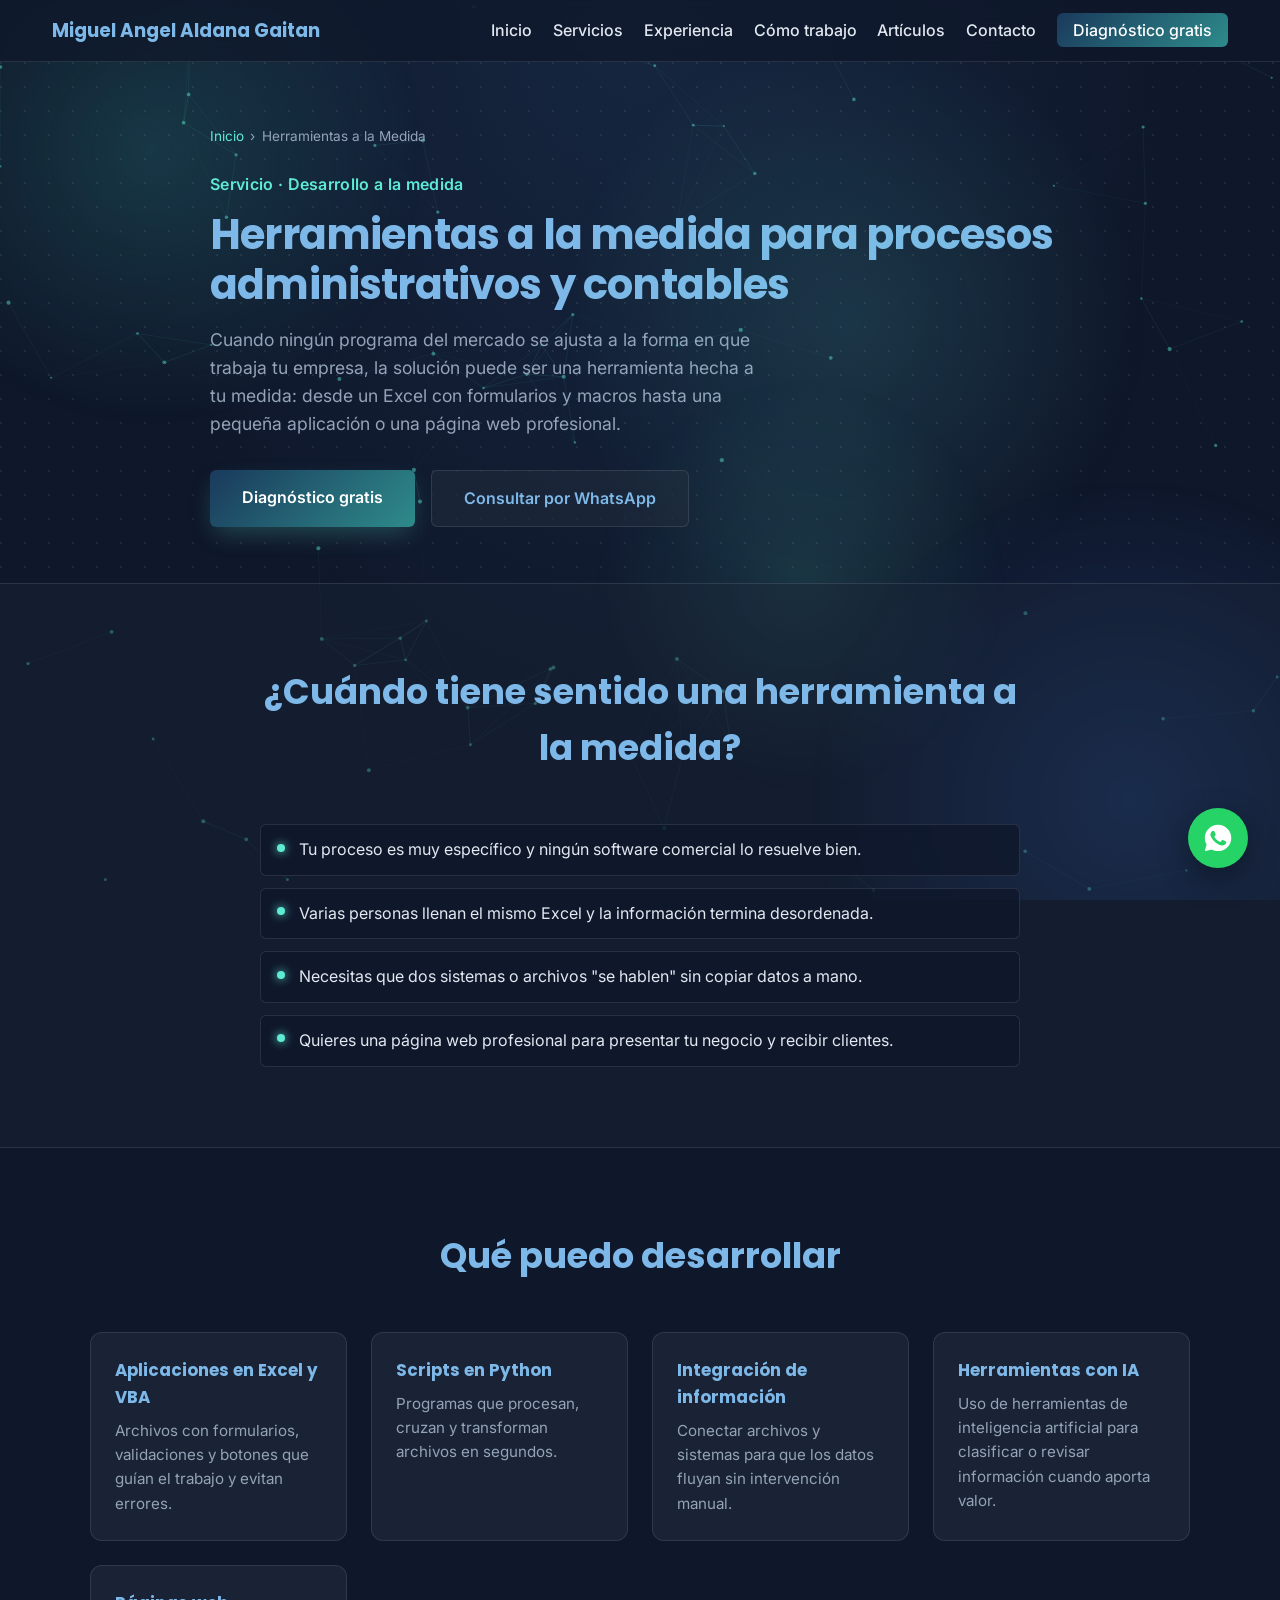
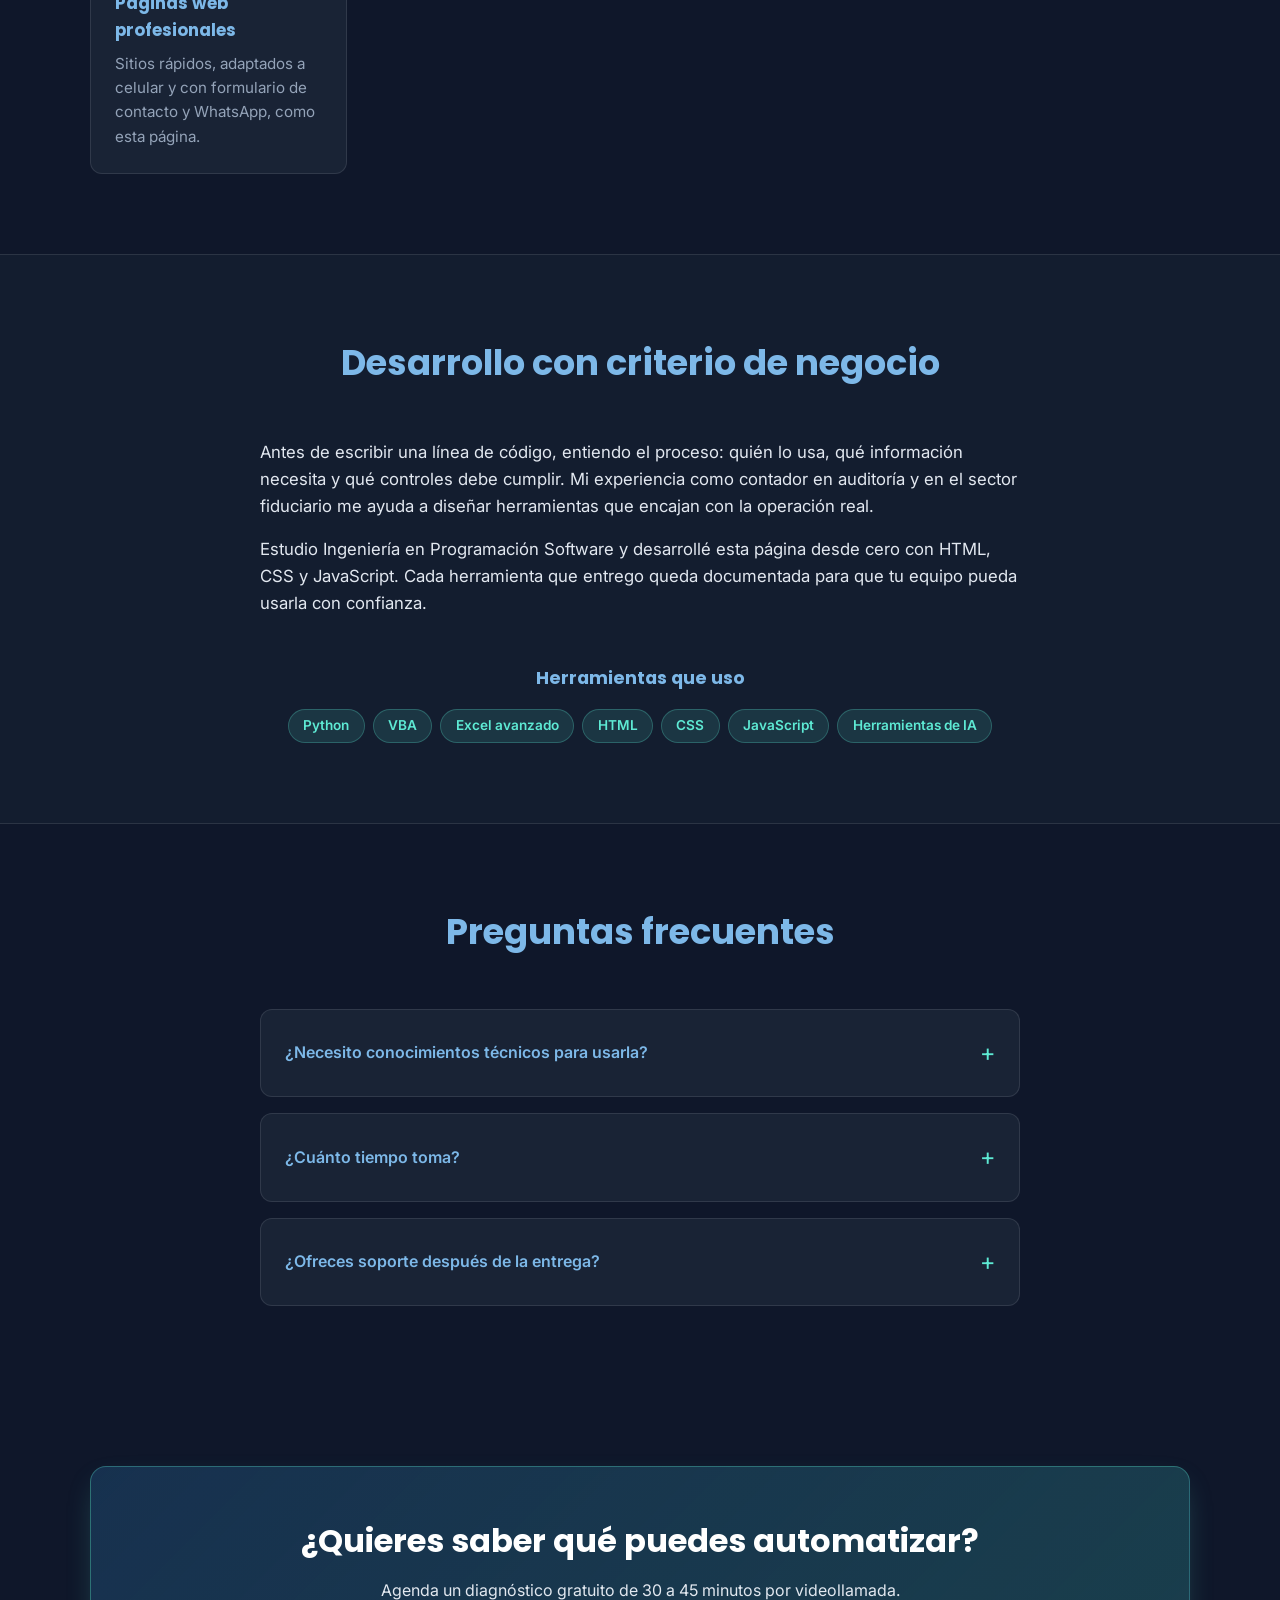
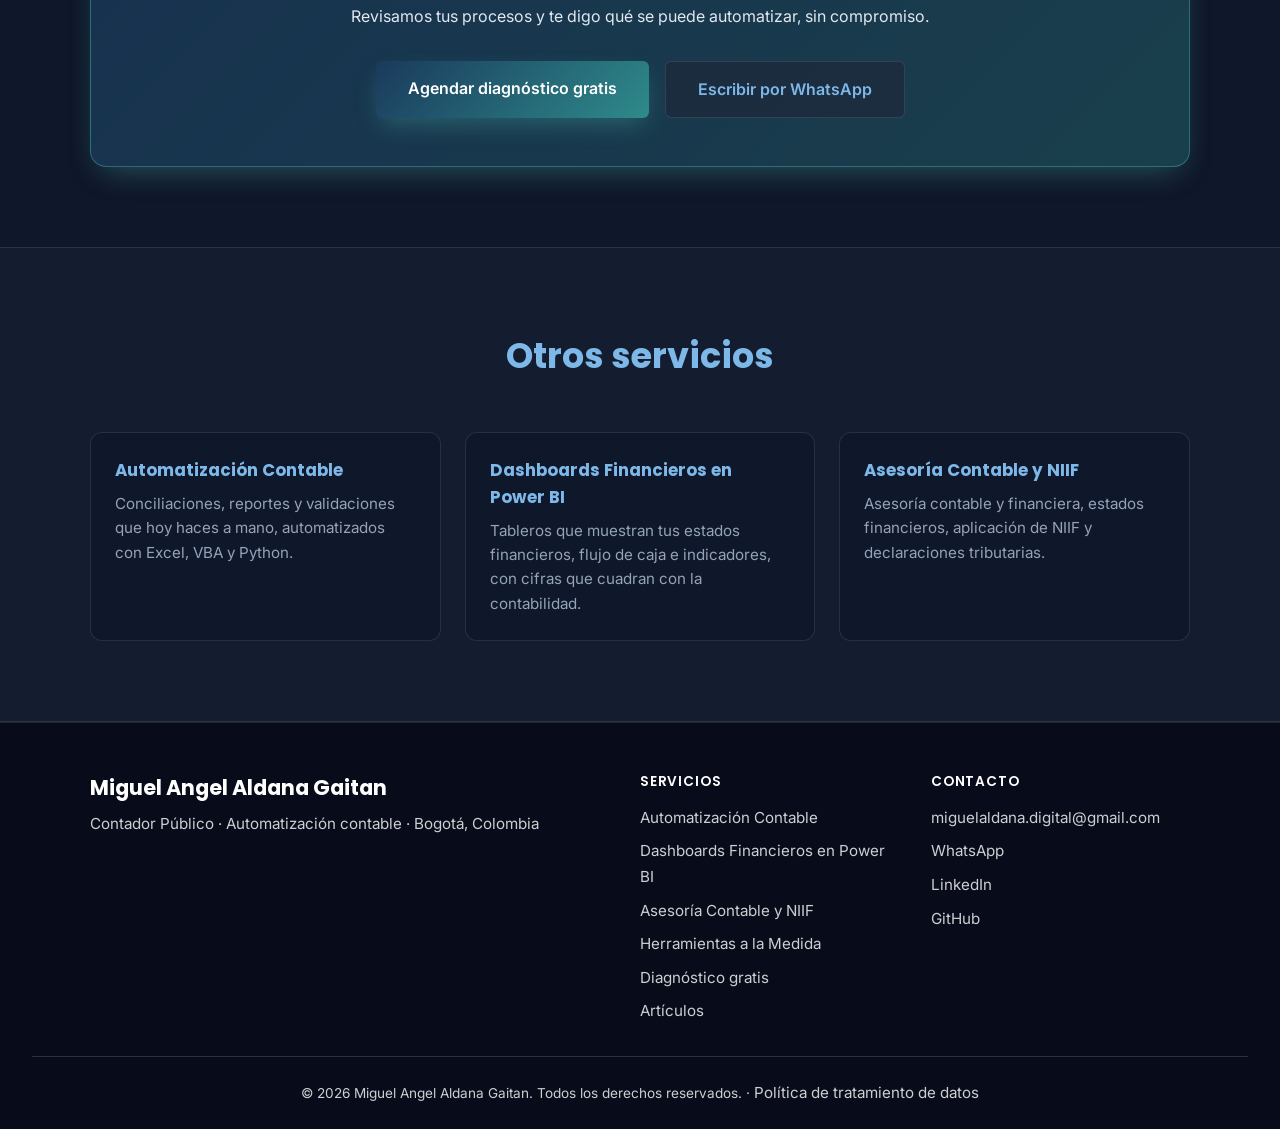
<file: herramientas-a-la-medida/index.html>
<!DOCTYPE html>
<html lang="es" class="no-js">

<head>
    <meta charset="UTF-8">
    <meta name="viewport" content="width=device-width, initial-scale=1.0">
    <title>Herramientas Contables y Desarrollo a la Medida | Bogotá</title>
    <meta name="description" content="Desarrollo herramientas a la medida para procesos administrativos y contables: aplicaciones en Excel y VBA, scripts en Python y páginas web profesionales.">
    <link rel="canonical" href="https://maldanagaitan-del.github.io/perfil-profesional/herramientas-a-la-medida/">
    <meta name="theme-color" content="#0f172a">
    <link rel="manifest" href="../img/favicon/site.webmanifest">

    <meta property="og:type" content="website">
    <meta property="og:locale" content="es_CO">
    <meta property="og:site_name" content="Miguel Angel Aldana Gaitan">
    <meta property="og:url" content="https://maldanagaitan-del.github.io/perfil-profesional/herramientas-a-la-medida/">
    <meta property="og:title" content="Herramientas Contables y Desarrollo a la Medida | Bogotá">
    <meta property="og:description" content="Desarrollo herramientas a la medida para procesos administrativos y contables: aplicaciones en Excel y VBA, scripts en Python y páginas web profesionales.">
    <meta property="og:image" content="https://maldanagaitan-del.github.io/perfil-profesional/img/og-portada.jpg">
    <meta property="og:image:width" content="1200">
    <meta property="og:image:height" content="630">
    <meta property="og:image:alt" content="Logo de Miguel Angel Aldana Gaitan: Contador Público, Tecnología y Automatización">
    <meta name="twitter:card" content="summary_large_image">
    <meta name="twitter:title" content="Herramientas Contables y Desarrollo a la Medida | Bogotá">
    <meta name="twitter:description" content="Desarrollo herramientas a la medida para procesos administrativos y contables: aplicaciones en Excel y VBA, scripts en Python y páginas web profesionales.">
    <meta name="twitter:image" content="https://maldanagaitan-del.github.io/perfil-profesional/img/og-portada.jpg">

    <link rel="preconnect" href="https://fonts.googleapis.com">
    <link rel="preconnect" href="https://fonts.gstatic.com" crossorigin>
    <link
        href="https://fonts.googleapis.com/css2?family=Inter:wght@400;500;600&family=Poppins:wght@600;700&display=swap"
        rel="stylesheet">
    <link rel="stylesheet" href="../css/style.css">
    <link rel="icon" type="image/x-icon" href="../img/favicon/favicon.ico">
    <link rel="icon" type="image/png" sizes="32x32" href="../img/favicon/favicon-32x32.png">
    <link rel="icon" type="image/png" sizes="16x16" href="../img/favicon/favicon-16x16.png">
    <link rel="apple-touch-icon" sizes="180x180" href="../img/favicon/apple-touch-icon.png">
    <script type="application/ld+json">
{
  "@context": "https://schema.org",
  "@graph": [
    {
      "@type": "Service",
      "name": "Herramientas a la medida para procesos administrativos y contables",
      "serviceType": "Desarrollo de herramientas y aplicaciones empresariales",
      "description": "Desarrollo herramientas a la medida para procesos administrativos y contables: aplicaciones en Excel y VBA, scripts en Python y páginas web profesionales.",
      "url": "https://maldanagaitan-del.github.io/perfil-profesional/herramientas-a-la-medida/",
      "areaServed": {
        "@type": "Country",
        "name": "Colombia"
      },
      "provider": {
        "@id": "https://maldanagaitan-del.github.io/perfil-profesional/#persona"
      }
    },
    {
      "@type": "Person",
      "@id": "https://maldanagaitan-del.github.io/perfil-profesional/#persona",
      "name": "Miguel Angel Aldana Gaitan",
      "jobTitle": "Contador Público",
      "url": "https://maldanagaitan-del.github.io/perfil-profesional/",
      "image": "https://maldanagaitan-del.github.io/perfil-profesional/img/foto-perfil.webp",
      "email": "mailto:miguelaldana.digital@gmail.com",
      "address": {
        "@type": "PostalAddress",
        "addressLocality": "Bogotá",
        "addressCountry": "CO"
      },
      "sameAs": [
        "https://www.linkedin.com/in/miguel-angel-aldana-gaitan-1a34941b9",
        "https://github.com/maldanagaitan-del"
      ],
      "knowsAbout": [
        "Contabilidad",
        "NIIF",
        "Automatización de procesos contables",
        "Excel",
        "VBA",
        "Python",
        "Power BI",
        "SAP",
        "Contabilidad fiduciaria"
      ]
    },
    {
      "@type": "BreadcrumbList",
      "itemListElement": [
        {
          "@type": "ListItem",
          "position": 1,
          "name": "Inicio",
          "item": "https://maldanagaitan-del.github.io/perfil-profesional/"
        },
        {
          "@type": "ListItem",
          "position": 2,
          "name": "Herramientas a la Medida",
          "item": "https://maldanagaitan-del.github.io/perfil-profesional/herramientas-a-la-medida/"
        }
      ]
    }
  ]
}
    </script>
</head>
<body data-pagina="herramientas-a-la-medida">

    <!-- Enlace oculto que aparece al presionar Tab -->
    <a class="saltar-contenido" href="#contenido">Saltar al contenido</a>

    <!-- Fondo animado: luces y constelación (aria-hidden: lo ignoran los lectores de pantalla) -->
    <div class="fondo-animado" aria-hidden="true">
        <span class="orbe orbe--1"></span>
        <span class="orbe orbe--2"></span>
        <span class="orbe orbe--3"></span>
        <canvas id="constelacion"></canvas>
    </div>

    <header>
        <nav aria-label="Navegación principal">
            <a href="../" class="logo">Miguel Angel Aldana Gaitan</a>

            <div class="nav-acciones">
                <ul class="nav-links" id="navLinks">
                    <li><a href="../">Inicio</a></li>
                    <li><a href="../#servicios">Servicios</a></li>
                    <li><a href="../#experiencia">Experiencia</a></li>
                    <li><a href="../#proceso">Cómo trabajo</a></li>
                    <li><a href="../articulos/">Artículos</a></li>
                    <li><a href="../#contacto">Contacto</a></li>
                    <li><a href="../diagnostico-automatizacion/" class="nav-cta">Diagnóstico gratis</a></li>
                </ul>
                <button class="btn-menu" id="btnMenu" type="button" aria-label="Abrir menú"
                    aria-expanded="false" aria-controls="navLinks">
                    <span aria-hidden="true"></span>
                    <span aria-hidden="true"></span>
                    <span aria-hidden="true"></span>
                </button>
            </div>
        </nav>
    </header>

    <main id="contenido" tabindex="-1">

        <section class="hero hero--interna">
            <div class="contenedor">
            <nav class="migas" aria-label="Ruta de navegación">
                <ol>
                    <li><a href="../">Inicio</a></li>
                    <li aria-current="page">Herramientas a la Medida</li>
                </ol>
            </nav>
                <p class="hero-nombre">Servicio · Desarrollo a la medida</p>
                <h1>Herramientas a la medida para procesos administrativos y contables</h1>
                <p class="descripcion">Cuando ningún programa del mercado se ajusta a la forma en que trabaja tu empresa, la solución puede ser una herramienta hecha a tu medida: desde un Excel con formularios y macros hasta una pequeña aplicación o una página web profesional.</p>
                <div class="hero-acciones">
                    <a href="../diagnostico-automatizacion/" class="btn-principal">Diagnóstico gratis</a>
                    <a href="https://wa.me/573142389938?text=Hola%20Miguel%2C%20me%20interesa%20una%20herramienta%20a%20la%20medida%20para%20mi%20empresa." class="btn-secundario" target="_blank" rel="noopener">Consultar por WhatsApp</a>
                </div>
            </div>
        </section>

        <section class="seccion seccion--alterna">
            <div class="contenedor contenedor--angosto seccion-oculta">
                <h2 class="titulo-seccion">¿Cuándo tiene sentido una herramienta a la medida?</h2>
                <ul class="lista-problemas">
                    <li>Tu proceso es muy específico y ningún software comercial lo resuelve bien.</li>
                    <li>Varias personas llenan el mismo Excel y la información termina desordenada.</li>
                    <li>Necesitas que dos sistemas o archivos "se hablen" sin copiar datos a mano.</li>
                    <li>Quieres una página web profesional para presentar tu negocio y recibir clientes.</li>
                </ul>
            </div>
        </section>

        <section class="seccion">
            <div class="contenedor seccion-oculta">
                <h2 class="titulo-seccion">Qué puedo desarrollar</h2>
                <div class="grid-tarjetas">
                    <div class="tarjeta">
                        <h3>Aplicaciones en Excel y VBA</h3>
                        <p>Archivos con formularios, validaciones y botones que guían el trabajo y evitan errores.</p>
                    </div>
                    <div class="tarjeta">
                        <h3>Scripts en Python</h3>
                        <p>Programas que procesan, cruzan y transforman archivos en segundos.</p>
                    </div>
                    <div class="tarjeta">
                        <h3>Integración de información</h3>
                        <p>Conectar archivos y sistemas para que los datos fluyan sin intervención manual.</p>
                    </div>
                    <div class="tarjeta">
                        <h3>Herramientas con IA</h3>
                        <p>Uso de herramientas de inteligencia artificial para clasificar o revisar información cuando aporta valor.</p>
                    </div>
                    <div class="tarjeta">
                        <h3>Páginas web profesionales</h3>
                        <p>Sitios rápidos, adaptados a celular y con formulario de contacto y WhatsApp, como esta página.</p>
                    </div>
                </div>
            </div>
        </section>

        <section class="seccion seccion--alterna">
            <div class="contenedor contenedor--angosto seccion-oculta">
                <h2 class="titulo-seccion">Desarrollo con criterio de negocio</h2>
                <div class="contenido-texto">
                    <p>Antes de escribir una línea de código, entiendo el proceso: quién lo usa, qué información necesita y qué controles debe cumplir. Mi experiencia como contador en auditoría y en el sector fiduciario me ayuda a diseñar herramientas que encajan con la operación real.</p>
                    <p>Estudio Ingeniería en Programación Software y desarrollé esta página desde cero con HTML, CSS y JavaScript. Cada herramienta que entrego queda documentada para que tu equipo pueda usarla con confianza.</p>
                </div>
                <h3 class="subtitulo-centrado">Herramientas que uso</h3>
                <ul class="chips" aria-label="Herramientas"><li class="chip">Python</li><li class="chip">VBA</li><li class="chip">Excel avanzado</li><li class="chip">HTML</li><li class="chip">CSS</li><li class="chip">JavaScript</li><li class="chip">Herramientas de IA</li></ul>
            </div>
        </section>

        <section id="preguntas-frecuentes" class="seccion">
            <div class="contenedor contenedor--angosto seccion-oculta">
                <h2 class="titulo-seccion">Preguntas frecuentes</h2>
                <div class="lista-faq">
                    <details class="item-faq">
                        <summary>¿Necesito conocimientos técnicos para usarla?</summary>
                        <p>No. Cada herramienta se entrega con instrucciones y te explico cómo usarla para que tu equipo la maneje con tranquilidad.</p>
                    </details>
                    <details class="item-faq">
                        <summary>¿Cuánto tiempo toma?</summary>
                        <p>Depende de la complejidad. Una herramienta en Excel puede estar lista en pocos días; una aplicación más grande, en semanas. Te doy un cronograma antes de empezar.</p>
                    </details>
                    <details class="item-faq">
                        <summary>¿Ofreces soporte después de la entrega?</summary>
                        <p>Sí, incluyo un periodo de ajustes menores sin costo adicional para asegurarnos de que todo funcione como esperas.</p>
                    </details>
                </div>
            </div>
        </section>

        <section class="seccion">
            <div class="contenedor seccion-oculta">
                <div class="banda-cta">
                    <h2>¿Quieres saber qué puedes automatizar?</h2>
                    <p>Agenda un diagnóstico gratuito de 30 a 45 minutos por videollamada. Revisamos tus procesos y te digo qué se puede automatizar, sin compromiso.</p>
                    <div class="hero-acciones">
                        <a href="../diagnostico-automatizacion/" class="btn-principal">Agendar diagnóstico gratis</a>
                        <a href="https://wa.me/573142389938?text=Hola%20Miguel%2C%20quiero%20agendar%20el%20diagn%C3%B3stico%20gratuito%20de%20automatizaci%C3%B3n." class="btn-secundario"
                            target="_blank" rel="noopener">Escribir por WhatsApp</a>
                    </div>
                </div>
            </div>
        </section>

        <section class="seccion seccion--alterna">
            <div class="contenedor seccion-oculta">
                <h2 class="titulo-seccion">Otros servicios</h2>
                <div class="grid-tarjetas">
                    <a class="tarjeta tarjeta--enlace" href="../automatizacion-contable/">
                        <h3>Automatización Contable</h3>
                        <p>Conciliaciones, reportes y validaciones que hoy haces a mano, automatizados con Excel, VBA y Python.</p>
                    </a>
                    <a class="tarjeta tarjeta--enlace" href="../dashboards-power-bi/">
                        <h3>Dashboards Financieros en Power BI</h3>
                        <p>Tableros que muestran tus estados financieros, flujo de caja e indicadores, con cifras que cuadran con la contabilidad.</p>
                    </a>
                    <a class="tarjeta tarjeta--enlace" href="../contabilidad-niif/">
                        <h3>Asesoría Contable y NIIF</h3>
                        <p>Asesoría contable y financiera, estados financieros, aplicación de NIIF y declaraciones tributarias.</p>
                    </a>
                </div>
            </div>
        </section>

    </main>

    <footer class="pie">
        <div class="contenedor pie-grid">
            <div class="pie-marca">
                <a href="../" class="pie-logo">Miguel Angel Aldana Gaitan</a>
                <p>Contador Público · Automatización contable · Bogotá, Colombia</p>
            </div>

            <nav class="pie-columna" aria-label="Servicios">
                <h2 class="pie-titulo">Servicios</h2>
                <ul>
                    <li><a href="../automatizacion-contable/">Automatización Contable</a></li>
                    <li><a href="../dashboards-power-bi/">Dashboards Financieros en Power BI</a></li>
                    <li><a href="../contabilidad-niif/">Asesoría Contable y NIIF</a></li>
                    <li><a href="../herramientas-a-la-medida/">Herramientas a la Medida</a></li>
                    <li><a href="../diagnostico-automatizacion/">Diagnóstico gratis</a></li>
                    <li><a href="../articulos/">Artículos</a></li>
                </ul>
            </nav>

            <div class="pie-columna">
                <h2 class="pie-titulo">Contacto</h2>
                <ul>
                    <li><a href="mailto:miguelaldana.digital@gmail.com">miguelaldana.digital@gmail.com</a></li>
                    <li><a href="https://wa.me/573142389938" target="_blank" rel="noopener">WhatsApp</a></li>
                    <li><a href="https://www.linkedin.com/in/miguel-angel-aldana-gaitan-1a34941b9" target="_blank" rel="noopener">LinkedIn</a></li>
                    <li><a href="https://github.com/maldanagaitan-del" target="_blank" rel="noopener">GitHub</a></li>
                </ul>
            </div>
        </div>

        <div class="pie-inferior">
            <p>&copy; 2026 Miguel Angel Aldana Gaitan. Todos los derechos reservados. ·
                <a href="../privacidad/">Política de tratamiento de datos</a></p>
        </div>
    </footer>

    <a href="https://wa.me/573142389938?text=Hola%20Miguel%2C%20vi%20tu%20p%C3%A1gina%20y%20me%20interesa%20hablar%20sobre%20un%20proyecto"
        class="whatsapp-flotante" target="_blank" rel="noopener" aria-label="Escríbeme por WhatsApp">
        <svg viewBox="0 0 24 24" fill="currentColor" aria-hidden="true">
            <path
                d="M12.04 2C6.58 2 2.13 6.45 2.13 11.91c0 1.75.46 3.45 1.32 4.95L2.05 22l5.25-1.38c1.45.79 3.08 1.21 4.74 1.21 5.46 0 9.91-4.45 9.91-9.91S17.5 2 12.04 2zm5.83 14.17c-.24.68-1.41 1.3-1.95 1.35-.5.05-1.13.07-1.83-.11-.42-.11-.96-.31-1.65-.6-2.9-1.25-4.79-4.17-4.94-4.36-.15-.19-1.18-1.57-1.18-3 0-1.42.75-2.12 1.01-2.41.27-.29.58-.36.78-.36h.56c.18 0 .42-.02.65.5.24.55.8 1.9.87 2.04.07.14.12.31.02.5-.1.19-.15.31-.29.47-.15.17-.31.38-.44.51-.15.15-.3.31-.13.6.17.29.77 1.27 1.65 2.05 1.14 1.01 2.1 1.33 2.39 1.48.29.15.46.13.63-.05.17-.19.72-.84.92-1.13.19-.29.39-.24.65-.15.27.1 1.71.81 2 .96.29.15.48.22.55.34.07.13.07.72-.17 1.4z" />
        </svg>
    </a>
    <script src="../js/script.js"></script>

</body>

</html>
</file>
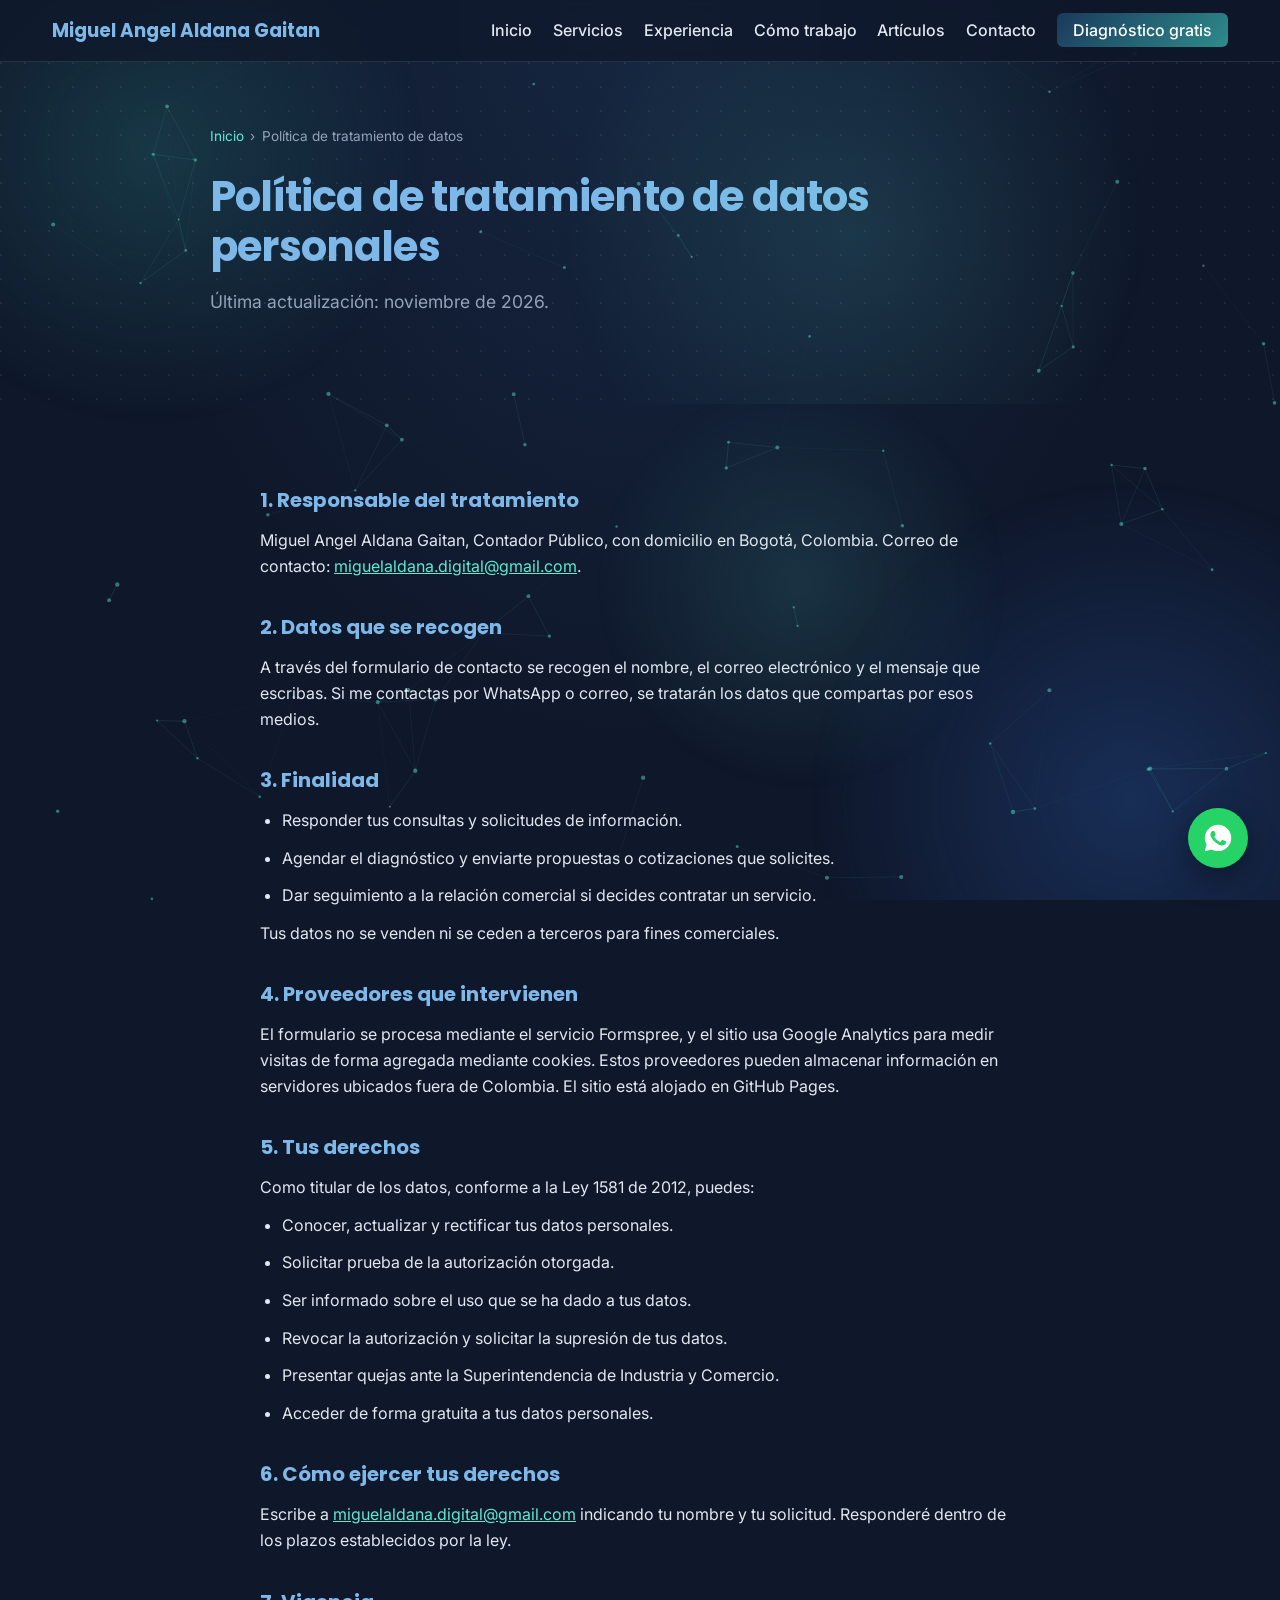
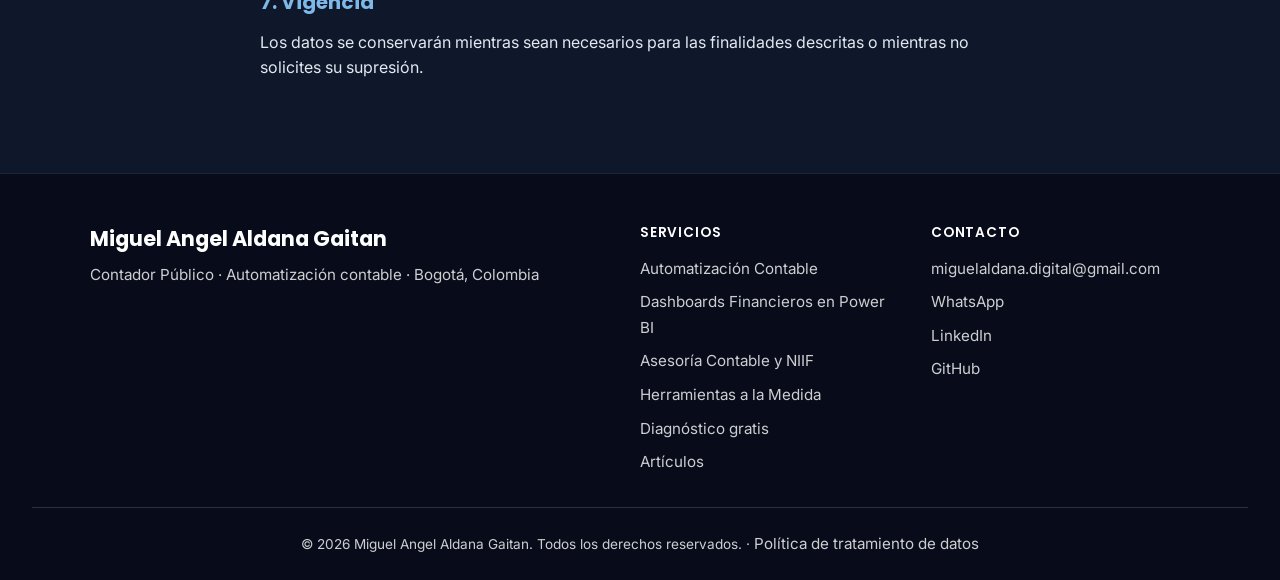
<file: privacidad/index.html>
<!DOCTYPE html>
<html lang="es" class="no-js">

<head>
    <meta charset="UTF-8">
    <meta name="viewport" content="width=device-width, initial-scale=1.0">
    <title>Política de Tratamiento de Datos | Miguel Angel Aldana Gaitan</title>
    <meta name="description" content="Política de tratamiento de datos personales del sitio web de Miguel Angel Aldana Gaitan, conforme a la Ley 1581 de 2012.">
    <link rel="canonical" href="https://maldanagaitan-del.github.io/perfil-profesional/privacidad/">
    <meta name="theme-color" content="#0f172a">
    <link rel="manifest" href="../img/favicon/site.webmanifest">

    <meta property="og:type" content="website">
    <meta property="og:locale" content="es_CO">
    <meta property="og:site_name" content="Miguel Angel Aldana Gaitan">
    <meta property="og:url" content="https://maldanagaitan-del.github.io/perfil-profesional/privacidad/">
    <meta property="og:title" content="Política de Tratamiento de Datos | Miguel Angel Aldana Gaitan">
    <meta property="og:description" content="Política de tratamiento de datos personales del sitio web de Miguel Angel Aldana Gaitan, conforme a la Ley 1581 de 2012.">
    <meta property="og:image" content="https://maldanagaitan-del.github.io/perfil-profesional/img/og-portada.jpg">
    <meta property="og:image:width" content="1200">
    <meta property="og:image:height" content="630">
    <meta property="og:image:alt" content="Logo de Miguel Angel Aldana Gaitan: Contador Público, Tecnología y Automatización">
    <meta name="twitter:card" content="summary_large_image">
    <meta name="twitter:title" content="Política de Tratamiento de Datos | Miguel Angel Aldana Gaitan">
    <meta name="twitter:description" content="Política de tratamiento de datos personales del sitio web de Miguel Angel Aldana Gaitan, conforme a la Ley 1581 de 2012.">
    <meta name="twitter:image" content="https://maldanagaitan-del.github.io/perfil-profesional/img/og-portada.jpg">

    <link rel="preconnect" href="https://fonts.googleapis.com">
    <link rel="preconnect" href="https://fonts.gstatic.com" crossorigin>
    <link
        href="https://fonts.googleapis.com/css2?family=Inter:wght@400;500;600&family=Poppins:wght@600;700&display=swap"
        rel="stylesheet">
    <link rel="stylesheet" href="../css/style.css">
    <link rel="icon" type="image/x-icon" href="../img/favicon/favicon.ico">
    <link rel="icon" type="image/png" sizes="32x32" href="../img/favicon/favicon-32x32.png">
    <link rel="icon" type="image/png" sizes="16x16" href="../img/favicon/favicon-16x16.png">
    <link rel="apple-touch-icon" sizes="180x180" href="../img/favicon/apple-touch-icon.png">
    <script type="application/ld+json">
{
  "@context": "https://schema.org",
  "@graph": [
    {
      "@type": "BreadcrumbList",
      "itemListElement": [
        {
          "@type": "ListItem",
          "position": 1,
          "name": "Inicio",
          "item": "https://maldanagaitan-del.github.io/perfil-profesional/"
        },
        {
          "@type": "ListItem",
          "position": 2,
          "name": "Política de tratamiento de datos",
          "item": "https://maldanagaitan-del.github.io/perfil-profesional/privacidad/"
        }
      ]
    }
  ]
}
    </script>
</head>
<body data-pagina="privacidad">

    <!-- Enlace oculto que aparece al presionar Tab -->
    <a class="saltar-contenido" href="#contenido">Saltar al contenido</a>

    <!-- Fondo animado: luces y constelación (aria-hidden: lo ignoran los lectores de pantalla) -->
    <div class="fondo-animado" aria-hidden="true">
        <span class="orbe orbe--1"></span>
        <span class="orbe orbe--2"></span>
        <span class="orbe orbe--3"></span>
        <canvas id="constelacion"></canvas>
    </div>

    <header>
        <nav aria-label="Navegación principal">
            <a href="../" class="logo">Miguel Angel Aldana Gaitan</a>

            <div class="nav-acciones">
                <ul class="nav-links" id="navLinks">
                    <li><a href="../">Inicio</a></li>
                    <li><a href="../#servicios">Servicios</a></li>
                    <li><a href="../#experiencia">Experiencia</a></li>
                    <li><a href="../#proceso">Cómo trabajo</a></li>
                    <li><a href="../articulos/">Artículos</a></li>
                    <li><a href="../#contacto">Contacto</a></li>
                    <li><a href="../diagnostico-automatizacion/" class="nav-cta">Diagnóstico gratis</a></li>
                </ul>
                <button class="btn-menu" id="btnMenu" type="button" aria-label="Abrir menú"
                    aria-expanded="false" aria-controls="navLinks">
                    <span aria-hidden="true"></span>
                    <span aria-hidden="true"></span>
                    <span aria-hidden="true"></span>
                </button>
            </div>
        </nav>
    </header>

    <main id="contenido" tabindex="-1">
        <section class="hero hero--interna">
            <div class="contenedor">
            <nav class="migas" aria-label="Ruta de navegación">
                <ol>
                    <li><a href="../">Inicio</a></li>
                    <li aria-current="page">Política de tratamiento de datos</li>
                </ol>
            </nav>
                <h1>Política de tratamiento de datos personales</h1>
                <p class="descripcion">Última actualización: noviembre de 2026.</p>
            </div>
        </section>

        <!-- MODELO: revisa este texto antes de publicarlo. Si tienes dudas, consulta
             la guía de la Superintendencia de Industria y Comercio (sic.gov.co). -->
        <section class="seccion">
            <div class="contenedor contenedor--angosto texto-legal">
                <h2>1. Responsable del tratamiento</h2>
                <p>Miguel Angel Aldana Gaitan, Contador Público, con domicilio en Bogotá, Colombia. Correo de contacto:
                    <a href="mailto:miguelaldana.digital@gmail.com">miguelaldana.digital@gmail.com</a>.</p>

                <h2>2. Datos que se recogen</h2>
                <p>A través del formulario de contacto se recogen el nombre, el correo electrónico y el
                    mensaje que escribas. Si me contactas por WhatsApp o correo, se tratarán los datos que
                    compartas por esos medios.</p>

                <h2>3. Finalidad</h2>
                <ul>
                    <li>Responder tus consultas y solicitudes de información.</li>
                    <li>Agendar el diagnóstico y enviarte propuestas o cotizaciones que solicites.</li>
                    <li>Dar seguimiento a la relación comercial si decides contratar un servicio.</li>
                </ul>
                <p>Tus datos no se venden ni se ceden a terceros para fines comerciales.</p>

                <h2>4. Proveedores que intervienen</h2>
                <p>El formulario se procesa mediante el servicio Formspree, y el sitio usa Google Analytics
                    para medir visitas de forma agregada mediante cookies. Estos proveedores pueden almacenar
                    información en servidores ubicados fuera de Colombia. El sitio está alojado en GitHub Pages.</p>

                <h2>5. Tus derechos</h2>
                <p>Como titular de los datos, conforme a la Ley 1581 de 2012, puedes:</p>
                <ul>
                    <li>Conocer, actualizar y rectificar tus datos personales.</li>
                    <li>Solicitar prueba de la autorización otorgada.</li>
                    <li>Ser informado sobre el uso que se ha dado a tus datos.</li>
                    <li>Revocar la autorización y solicitar la supresión de tus datos.</li>
                    <li>Presentar quejas ante la Superintendencia de Industria y Comercio.</li>
                    <li>Acceder de forma gratuita a tus datos personales.</li>
                </ul>

                <h2>6. Cómo ejercer tus derechos</h2>
                <p>Escribe a <a href="mailto:miguelaldana.digital@gmail.com">miguelaldana.digital@gmail.com</a> indicando tu nombre y tu solicitud.
                    Responderé dentro de los plazos establecidos por la ley.</p>

                <h2>7. Vigencia</h2>
                <p>Los datos se conservarán mientras sean necesarios para las finalidades descritas o mientras
                    no solicites su supresión.</p>
            </div>
        </section>
    </main>

    <footer class="pie">
        <div class="contenedor pie-grid">
            <div class="pie-marca">
                <a href="../" class="pie-logo">Miguel Angel Aldana Gaitan</a>
                <p>Contador Público · Automatización contable · Bogotá, Colombia</p>
            </div>

            <nav class="pie-columna" aria-label="Servicios">
                <h2 class="pie-titulo">Servicios</h2>
                <ul>
                    <li><a href="../automatizacion-contable/">Automatización Contable</a></li>
                    <li><a href="../dashboards-power-bi/">Dashboards Financieros en Power BI</a></li>
                    <li><a href="../contabilidad-niif/">Asesoría Contable y NIIF</a></li>
                    <li><a href="../herramientas-a-la-medida/">Herramientas a la Medida</a></li>
                    <li><a href="../diagnostico-automatizacion/">Diagnóstico gratis</a></li>
                    <li><a href="../articulos/">Artículos</a></li>
                </ul>
            </nav>

            <div class="pie-columna">
                <h2 class="pie-titulo">Contacto</h2>
                <ul>
                    <li><a href="mailto:miguelaldana.digital@gmail.com">miguelaldana.digital@gmail.com</a></li>
                    <li><a href="https://wa.me/573142389938" target="_blank" rel="noopener">WhatsApp</a></li>
                    <li><a href="https://www.linkedin.com/in/miguel-angel-aldana-gaitan-1a34941b9" target="_blank" rel="noopener">LinkedIn</a></li>
                    <li><a href="https://github.com/maldanagaitan-del" target="_blank" rel="noopener">GitHub</a></li>
                </ul>
            </div>
        </div>

        <div class="pie-inferior">
            <p>&copy; 2026 Miguel Angel Aldana Gaitan. Todos los derechos reservados. ·
                <a href="../privacidad/">Política de tratamiento de datos</a></p>
        </div>
    </footer>

    <a href="https://wa.me/573142389938?text=Hola%20Miguel%2C%20vi%20tu%20p%C3%A1gina%20y%20me%20interesa%20hablar%20sobre%20un%20proyecto"
        class="whatsapp-flotante" target="_blank" rel="noopener" aria-label="Escríbeme por WhatsApp">
        <svg viewBox="0 0 24 24" fill="currentColor" aria-hidden="true">
            <path
                d="M12.04 2C6.58 2 2.13 6.45 2.13 11.91c0 1.75.46 3.45 1.32 4.95L2.05 22l5.25-1.38c1.45.79 3.08 1.21 4.74 1.21 5.46 0 9.91-4.45 9.91-9.91S17.5 2 12.04 2zm5.83 14.17c-.24.68-1.41 1.3-1.95 1.35-.5.05-1.13.07-1.83-.11-.42-.11-.96-.31-1.65-.6-2.9-1.25-4.79-4.17-4.94-4.36-.15-.19-1.18-1.57-1.18-3 0-1.42.75-2.12 1.01-2.41.27-.29.58-.36.78-.36h.56c.18 0 .42-.02.65.5.24.55.8 1.9.87 2.04.07.14.12.31.02.5-.1.19-.15.31-.29.47-.15.17-.31.38-.44.51-.15.15-.3.31-.13.6.17.29.77 1.27 1.65 2.05 1.14 1.01 2.1 1.33 2.39 1.48.29.15.46.13.63-.05.17-.19.72-.84.92-1.13.19-.29.39-.24.65-.15.27.1 1.71.81 2 .96.29.15.48.22.55.34.07.13.07.72-.17 1.4z" />
        </svg>
    </a>
    <script src="../js/script.js"></script>

</body>

</html>
</file>
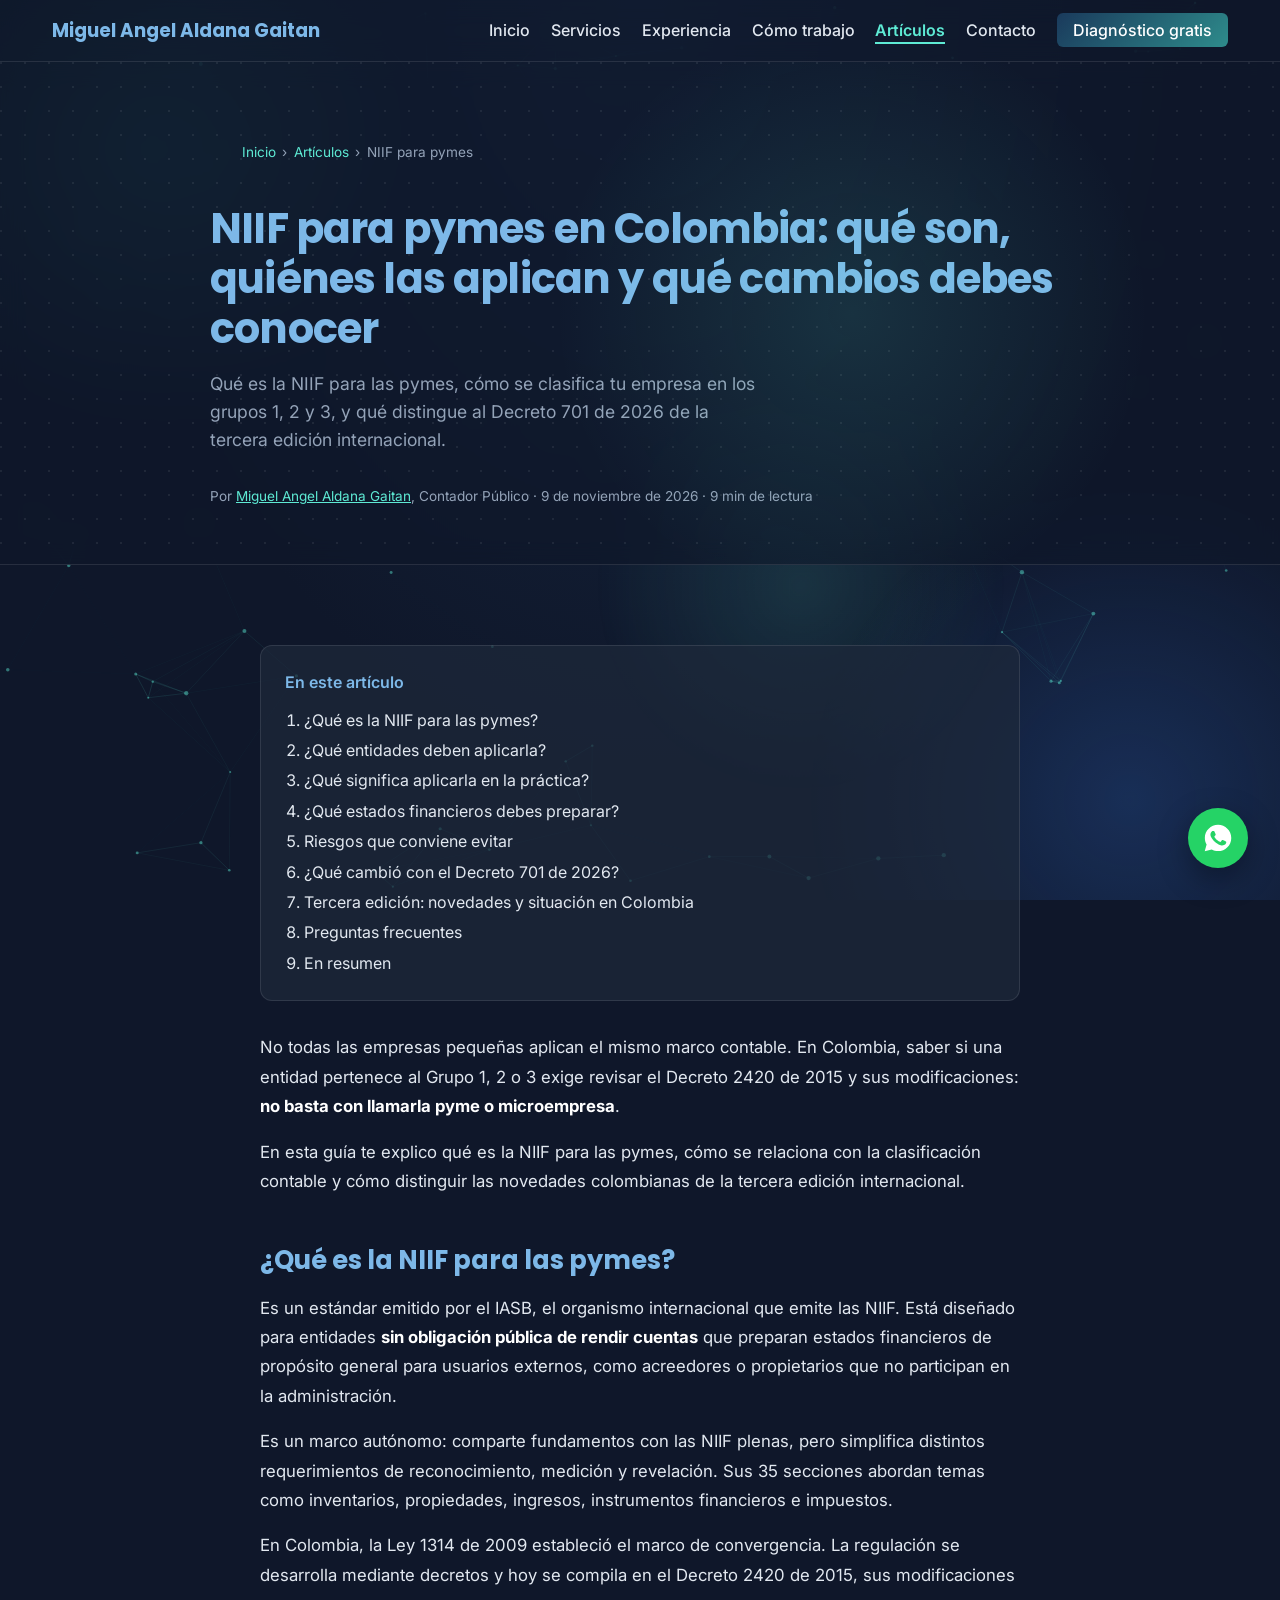
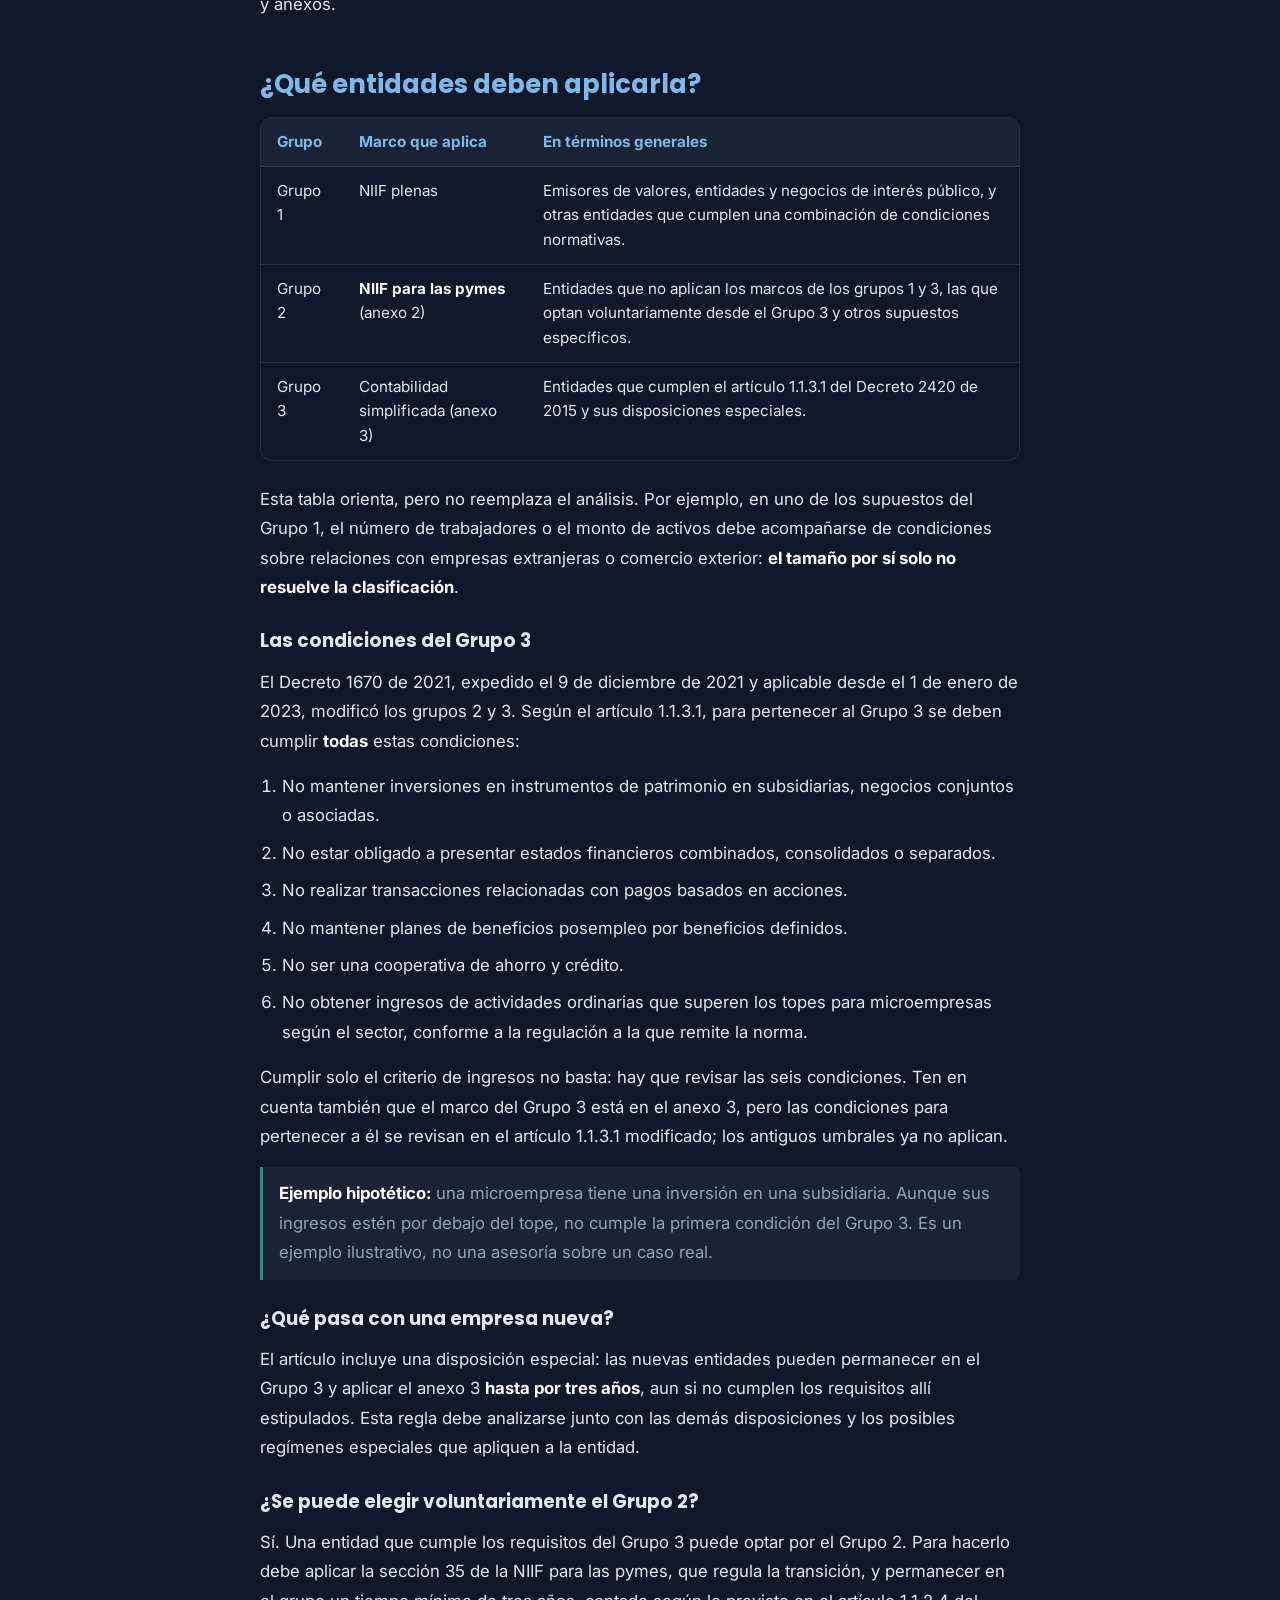
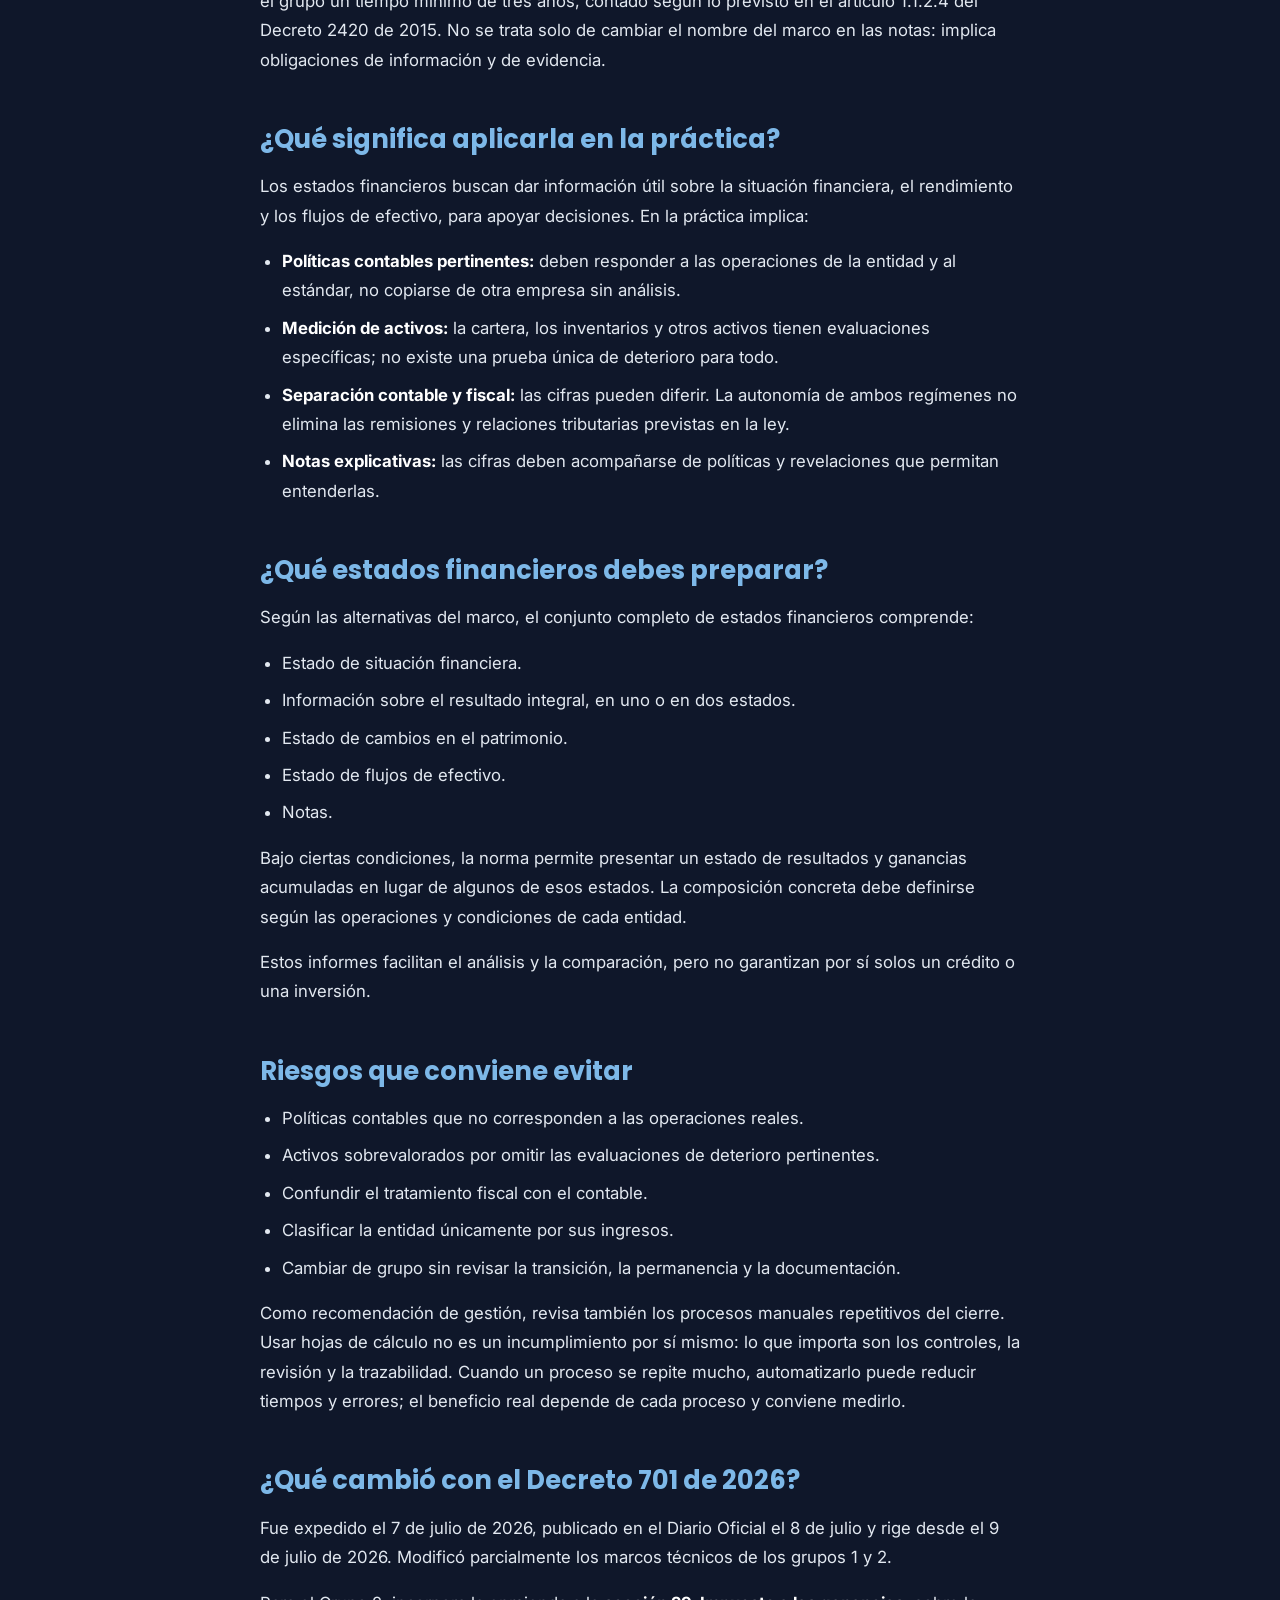
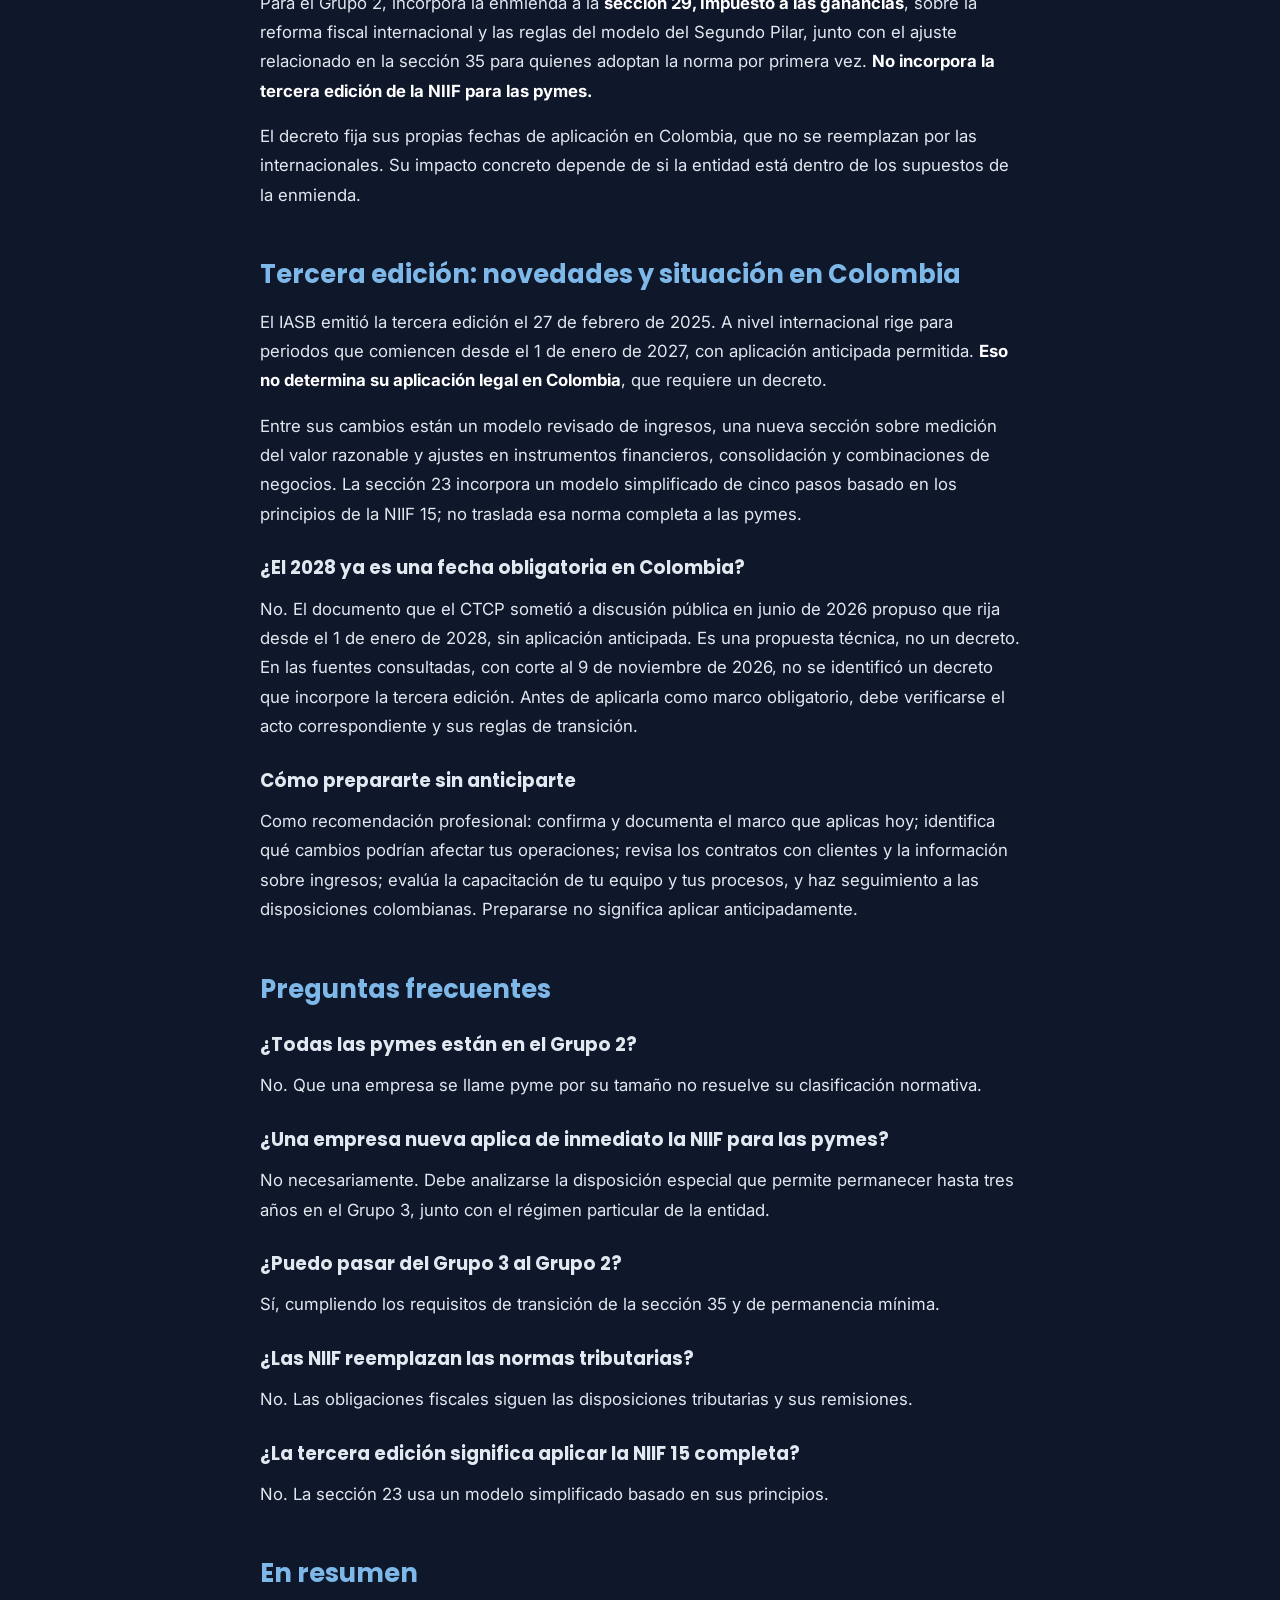
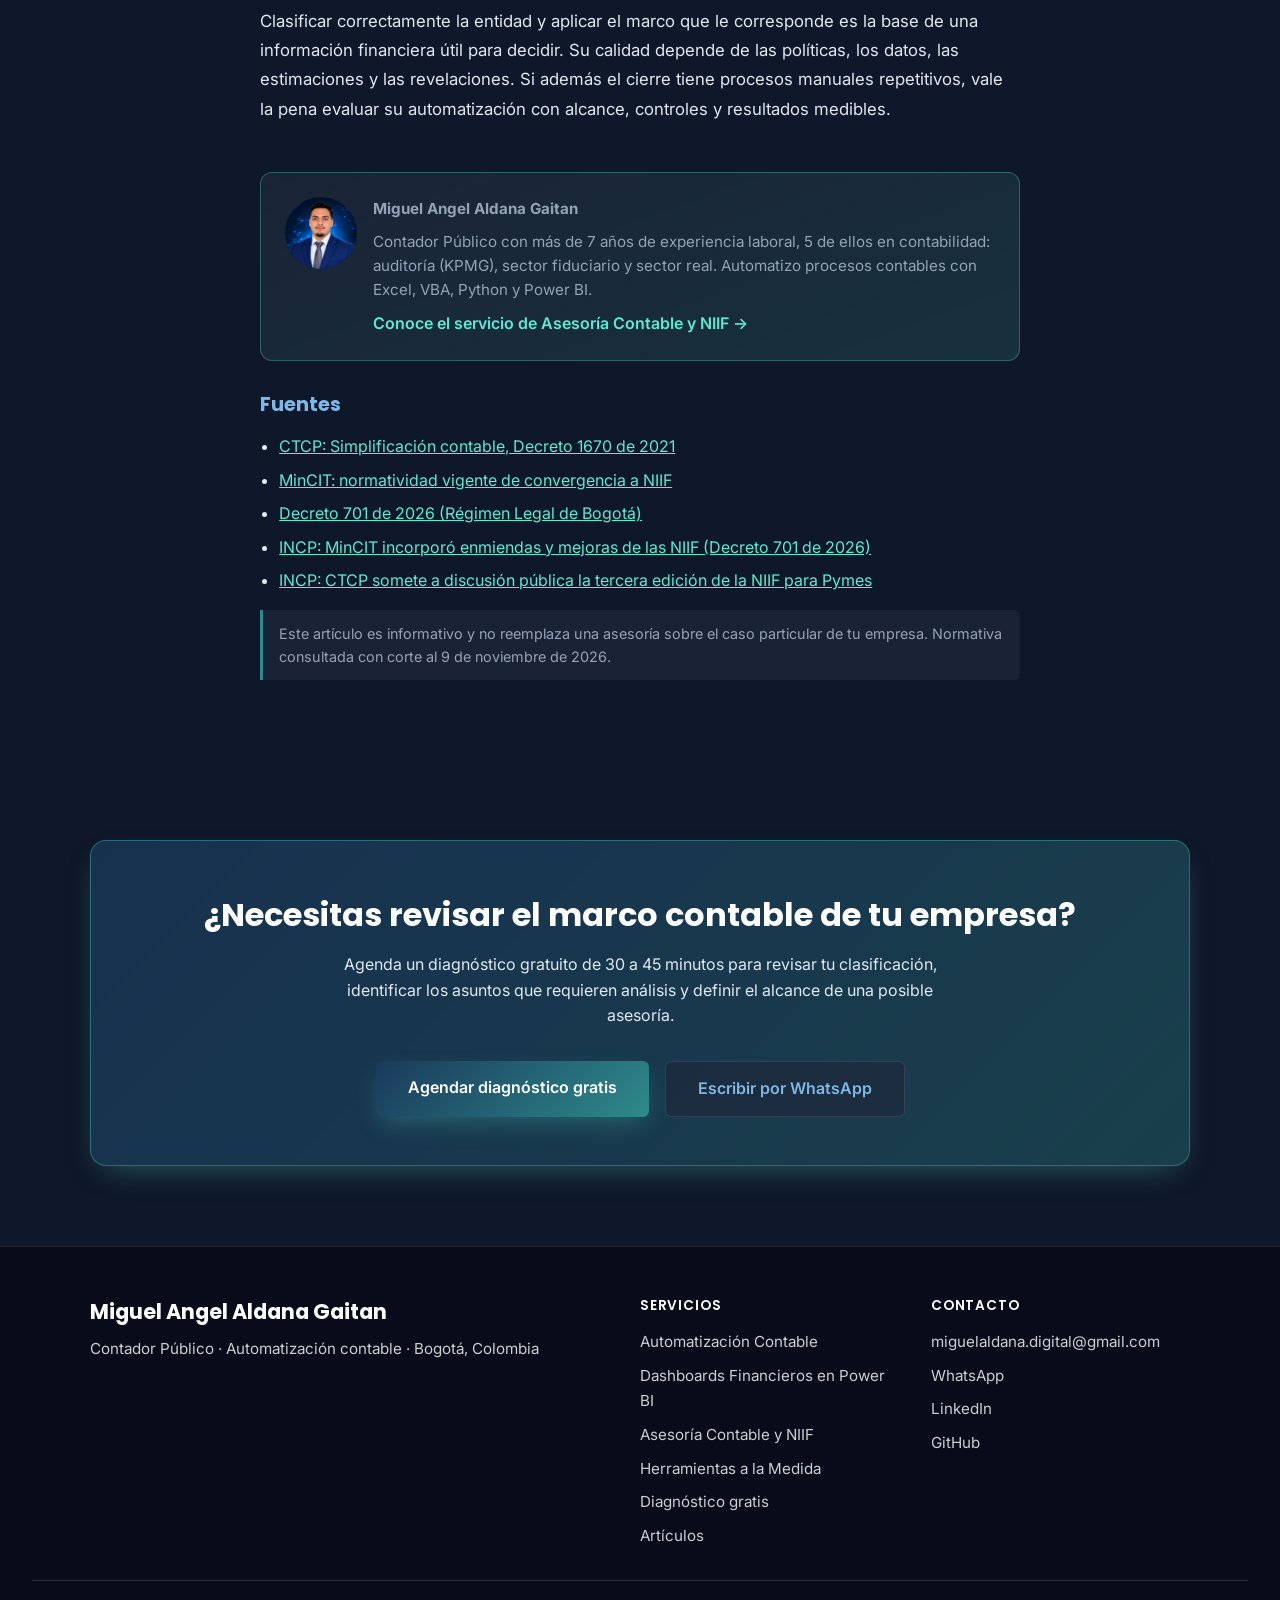
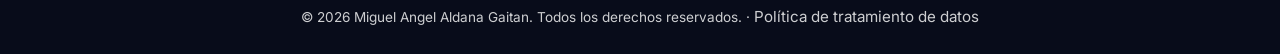
<file: articulos/niif-para-pymes-colombia/index.html>
<!DOCTYPE html>
<html lang="es" class="no-js">

<head>
    <meta charset="UTF-8">
    <meta name="viewport" content="width=device-width, initial-scale=1.0">
    <title>NIIF para Pymes en Colombia: Grupos, Requisitos y Novedades</title>
    <meta name="description" content="Qué es la NIIF para las pymes, cómo saber si tu empresa está en el Grupo 1, 2 o 3, qué cambió con el Decreto 701 de 2026 y en qué va la tercera edición en Colombia.">
    <link rel="canonical" href="https://maldanagaitan-del.github.io/perfil-profesional/articulos/niif-para-pymes-colombia/">
    <meta name="theme-color" content="#0f172a">
    <link rel="manifest" href="../../img/favicon/site.webmanifest">

    <meta property="og:type" content="article">
    <meta property="og:locale" content="es_CO">
    <meta property="og:site_name" content="Miguel Angel Aldana Gaitan">
    <meta property="og:url" content="https://maldanagaitan-del.github.io/perfil-profesional/articulos/niif-para-pymes-colombia/">
    <meta property="og:title" content="NIIF para Pymes en Colombia: Grupos, Requisitos y Novedades">
    <meta property="og:description" content="Qué es la NIIF para las pymes, cómo saber si tu empresa está en el Grupo 1, 2 o 3, qué cambió con el Decreto 701 de 2026 y en qué va la tercera edición en Colombia.">
    <meta property="og:image" content="https://maldanagaitan-del.github.io/perfil-profesional/img/og-portada.jpg">
    <meta property="og:image:width" content="1200">
    <meta property="og:image:height" content="630">
    <meta property="og:image:alt" content="Logo de Miguel Angel Aldana Gaitan: Contador Público, Tecnología y Automatización">
    <meta name="twitter:card" content="summary_large_image">
    <meta name="twitter:title" content="NIIF para Pymes en Colombia: Grupos, Requisitos y Novedades">
    <meta name="twitter:description" content="Qué es la NIIF para las pymes, cómo saber si tu empresa está en el Grupo 1, 2 o 3, qué cambió con el Decreto 701 de 2026 y en qué va la tercera edición en Colombia.">
    <meta name="twitter:image" content="https://maldanagaitan-del.github.io/perfil-profesional/img/og-portada.jpg">

    <link rel="preconnect" href="https://fonts.googleapis.com">
    <link rel="preconnect" href="https://fonts.gstatic.com" crossorigin>
    <link
        href="https://fonts.googleapis.com/css2?family=Inter:wght@400;500;600&family=Poppins:wght@600;700&display=swap"
        rel="stylesheet">
    <link rel="stylesheet" href="../../css/style.css">
    <link rel="icon" type="image/x-icon" href="../../img/favicon/favicon.ico">
    <link rel="icon" type="image/png" sizes="32x32" href="../../img/favicon/favicon-32x32.png">
    <link rel="icon" type="image/png" sizes="16x16" href="../../img/favicon/favicon-16x16.png">
    <link rel="apple-touch-icon" sizes="180x180" href="../../img/favicon/apple-touch-icon.png">
    <script type="application/ld+json">
{
  "@context": "https://schema.org",
  "@graph": [
    {
      "@type": "Article",
      "headline": "NIIF para pymes en Colombia: qué son, quiénes las aplican y qué cambios debes conocer",
      "description": "Qué es la NIIF para las pymes, cómo saber si tu empresa está en el Grupo 1, 2 o 3, qué cambió con el Decreto 701 de 2026 y en qué va la tercera edición en Colombia.",
      "url": "https://maldanagaitan-del.github.io/perfil-profesional/articulos/niif-para-pymes-colombia/",
      "datePublished": "2026-11-09",
      "dateModified": "2026-11-09",
      "inLanguage": "es-CO",
      "image": "https://maldanagaitan-del.github.io/perfil-profesional/img/og-portada.jpg",
      "author": {
        "@id": "https://maldanagaitan-del.github.io/perfil-profesional/#persona"
      },
      "publisher": {
        "@id": "https://maldanagaitan-del.github.io/perfil-profesional/#persona"
      },
      "mainEntityOfPage": "https://maldanagaitan-del.github.io/perfil-profesional/articulos/niif-para-pymes-colombia/"
    },
    {
      "@type": "Person",
      "@id": "https://maldanagaitan-del.github.io/perfil-profesional/#persona",
      "name": "Miguel Angel Aldana Gaitan",
      "jobTitle": "Contador Público",
      "url": "https://maldanagaitan-del.github.io/perfil-profesional/",
      "image": "https://maldanagaitan-del.github.io/perfil-profesional/img/foto-perfil.webp",
      "email": "mailto:miguelaldana.digital@gmail.com",
      "address": {
        "@type": "PostalAddress",
        "addressLocality": "Bogotá",
        "addressCountry": "CO"
      },
      "sameAs": [
        "https://www.linkedin.com/in/miguel-angel-aldana-gaitan-1a34941b9",
        "https://github.com/maldanagaitan-del"
      ],
      "knowsAbout": [
        "Contabilidad",
        "NIIF",
        "Automatización de procesos contables",
        "Excel",
        "VBA",
        "Python",
        "Power BI",
        "SAP",
        "Contabilidad fiduciaria"
      ]
    },
    {
      "@type": "BreadcrumbList",
      "itemListElement": [
        {
          "@type": "ListItem",
          "position": 1,
          "name": "Inicio",
          "item": "https://maldanagaitan-del.github.io/perfil-profesional/"
        },
        {
          "@type": "ListItem",
          "position": 2,
          "name": "Artículos",
          "item": "https://maldanagaitan-del.github.io/perfil-profesional/articulos/"
        },
        {
          "@type": "ListItem",
          "position": 3,
          "name": "NIIF para pymes en Colombia: qué son, quiénes las aplican y qué cambios debes conocer",
          "item": "https://maldanagaitan-del.github.io/perfil-profesional/articulos/niif-para-pymes-colombia/"
        }
      ]
    }
  ]
}
    </script>
</head>
<body data-pagina="articulos">

    <!-- Enlace oculto que aparece al presionar Tab -->
    <a class="saltar-contenido" href="#contenido">Saltar al contenido</a>

    <!-- Fondo animado: luces y constelación (aria-hidden: lo ignoran los lectores de pantalla) -->
    <div class="fondo-animado" aria-hidden="true">
        <span class="orbe orbe--1"></span>
        <span class="orbe orbe--2"></span>
        <span class="orbe orbe--3"></span>
        <canvas id="constelacion"></canvas>
    </div>

    <header>
        <nav aria-label="Navegación principal">
            <a href="../../" class="logo">Miguel Angel Aldana Gaitan</a>

            <div class="nav-acciones">
                <ul class="nav-links" id="navLinks">
                    <li><a href="../../">Inicio</a></li>
                    <li><a href="../../#servicios">Servicios</a></li>
                    <li><a href="../../#experiencia">Experiencia</a></li>
                    <li><a href="../../#proceso">Cómo trabajo</a></li>
                    <li><a href="../../articulos/" aria-current="page">Artículos</a></li>
                    <li><a href="../../#contacto">Contacto</a></li>
                    <li><a href="../../diagnostico-automatizacion/" class="nav-cta">Diagnóstico gratis</a></li>
                </ul>
                <button class="btn-menu" id="btnMenu" type="button" aria-label="Abrir menú"
                    aria-expanded="false" aria-controls="navLinks">
                    <span aria-hidden="true"></span>
                    <span aria-hidden="true"></span>
                    <span aria-hidden="true"></span>
                </button>
            </div>
        </nav>
    </header>

    <main id="contenido" tabindex="-1">
        <article class="articulo">
            <header class="hero hero--interna">
                <div class="contenedor">
                    <nav class="migas" aria-label="Ruta de navegación">
                        <ol>
                            <li><a href="../../">Inicio</a></li>
                            <li><a href="../">Artículos</a></li>
                            <li aria-current="page">NIIF para pymes</li>
                        </ol>
                    </nav>
                    <h1>NIIF para pymes en Colombia: qué son, quiénes las aplican y qué cambios debes conocer</h1>
                    <p class="descripcion">Qué es la NIIF para las pymes, cómo se clasifica tu empresa en los grupos 1, 2 y 3, y qué distingue al Decreto 701 de 2026 de la tercera edición internacional.</p>
                    <p class="meta-articulo">Por <a href="../../#experiencia">Miguel Angel Aldana Gaitan</a>, Contador Público ·
                        <time datetime="2026-11-09">9 de noviembre de 2026</time> · 9 min de lectura</p>
                </div>
            </header>

            <div class="seccion">
                <div class="contenedor contenedor--angosto cuerpo-articulo">
                    <nav class="toc" aria-label="Contenido del artículo">
                        <p class="toc-titulo">En este artículo</p>
                        <ol>
                        <li><a href="#que-es">¿Qué es la NIIF para las pymes?</a></li>
                        <li><a href="#grupos">¿Qué entidades deben aplicarla?</a></li>
                        <li><a href="#practica">¿Qué significa aplicarla en la práctica?</a></li>
                        <li><a href="#estados-financieros">¿Qué estados financieros debes preparar?</a></li>
                        <li><a href="#riesgos">Riesgos que conviene evitar</a></li>
                        <li><a href="#decreto-701">¿Qué cambió con el Decreto 701 de 2026?</a></li>
                        <li><a href="#tercera-edicion">Tercera edición: novedades y situación en Colombia</a></li>
                        <li><a href="#preguntas">Preguntas frecuentes</a></li>
                        <li><a href="#conclusion">En resumen</a></li>
                        </ol>
                    </nav>

                <!-- Versión 2 (9 nov 2026): incorpora la revisión técnica. Normativa verificada con
                     documentos del CTCP, MinCIT, el Decreto 701 de 2026 e INCP. -->
                <p>No todas las empresas pequeñas aplican el mismo marco contable. En Colombia, saber si una
                    entidad pertenece al Grupo 1, 2 o 3 exige revisar el Decreto 2420 de 2015 y sus
                    modificaciones: <strong>no basta con llamarla pyme o microempresa</strong>.</p>
                <p>En esta guía te explico qué es la NIIF para las pymes, cómo se relaciona con la clasificación
                    contable y cómo distinguir las novedades colombianas de la tercera edición internacional.</p>

                <h2 id="que-es">¿Qué es la NIIF para las pymes?</h2>
                <p>Es un estándar emitido por el IASB, el organismo internacional que emite las NIIF. Está
                    diseñado para entidades <strong>sin obligación pública de rendir cuentas</strong> que preparan
                    estados financieros de propósito general para usuarios externos, como acreedores o
                    propietarios que no participan en la administración.</p>
                <p>Es un marco autónomo: comparte fundamentos con las NIIF plenas, pero simplifica distintos
                    requerimientos de reconocimiento, medición y revelación. Sus 35 secciones abordan temas como
                    inventarios, propiedades, ingresos, instrumentos financieros e impuestos.</p>
                <p>En Colombia, la Ley 1314 de 2009 estableció el marco de convergencia. La regulación se
                    desarrolla mediante decretos y hoy se compila en el Decreto 2420 de 2015, sus modificaciones
                    y anexos.</p>

                <h2 id="grupos">¿Qué entidades deben aplicarla?</h2>
                <div class="tabla-contenedor">
                    <table>
                        <thead>
                            <tr><th>Grupo</th><th>Marco que aplica</th><th>En términos generales</th></tr>
                        </thead>
                        <tbody>
                            <tr><td>Grupo 1</td><td>NIIF plenas</td><td>Emisores de valores, entidades y negocios de interés público, y otras entidades que cumplen una combinación de condiciones normativas.</td></tr>
                            <tr><td>Grupo 2</td><td><strong>NIIF para las pymes</strong> (anexo 2)</td><td>Entidades que no aplican los marcos de los grupos 1 y 3, las que optan voluntariamente desde el Grupo 3 y otros supuestos específicos.</td></tr>
                            <tr><td>Grupo 3</td><td>Contabilidad simplificada (anexo 3)</td><td>Entidades que cumplen el artículo 1.1.3.1 del Decreto 2420 de 2015 y sus disposiciones especiales.</td></tr>
                        </tbody>
                    </table>
                </div>
                <p>Esta tabla orienta, pero no reemplaza el análisis. Por ejemplo, en uno de los supuestos del
                    Grupo 1, el número de trabajadores o el monto de activos debe acompañarse de condiciones
                    sobre relaciones con empresas extranjeras o comercio exterior: <strong>el tamaño por sí solo
                    no resuelve la clasificación</strong>.</p>

                <h3>Las condiciones del Grupo 3</h3>
                <p>El Decreto 1670 de 2021, expedido el 9 de diciembre de 2021 y aplicable desde el 1 de enero
                    de 2023, modificó los grupos 2 y 3. Según el artículo 1.1.3.1, para pertenecer al Grupo 3 se
                    deben cumplir <strong>todas</strong> estas condiciones:</p>
                <ol>
                    <li>No mantener inversiones en instrumentos de patrimonio en subsidiarias, negocios conjuntos
                        o asociadas.</li>
                    <li>No estar obligado a presentar estados financieros combinados, consolidados o separados.</li>
                    <li>No realizar transacciones relacionadas con pagos basados en acciones.</li>
                    <li>No mantener planes de beneficios posempleo por beneficios definidos.</li>
                    <li>No ser una cooperativa de ahorro y crédito.</li>
                    <li>No obtener ingresos de actividades ordinarias que superen los topes para microempresas
                        según el sector, conforme a la regulación a la que remite la norma.</li>
                </ol>
                <p>Cumplir solo el criterio de ingresos no basta: hay que revisar las seis condiciones. Ten en
                    cuenta también que el marco del Grupo 3 está en el anexo 3, pero las condiciones para
                    pertenecer a él se revisan en el artículo 1.1.3.1 modificado; los antiguos umbrales ya no
                    aplican.</p>
                <p class="nota"><strong>Ejemplo hipotético:</strong> una microempresa tiene una inversión en una
                    subsidiaria. Aunque sus ingresos estén por debajo del tope, no cumple la primera condición del
                    Grupo 3. Es un ejemplo ilustrativo, no una asesoría sobre un caso real.</p>

                <h3>¿Qué pasa con una empresa nueva?</h3>
                <p>El artículo incluye una disposición especial: las nuevas entidades pueden permanecer en el
                    Grupo 3 y aplicar el anexo 3 <strong>hasta por tres años</strong>, aun si no cumplen los
                    requisitos allí estipulados. Esta regla debe analizarse junto con las demás disposiciones y los
                    posibles regímenes especiales que apliquen a la entidad.</p>

                <h3>¿Se puede elegir voluntariamente el Grupo 2?</h3>
                <p>Sí. Una entidad que cumple los requisitos del Grupo 3 puede optar por el Grupo 2. Para hacerlo
                    debe aplicar la sección 35 de la NIIF para las pymes, que regula la transición, y permanecer en
                    el grupo un tiempo mínimo de tres años, contado según lo previsto en el artículo 1.1.2.4 del
                    Decreto 2420 de 2015. No se trata solo de cambiar el nombre del marco en las notas: implica
                    obligaciones de información y de evidencia.</p>

                <h2 id="practica">¿Qué significa aplicarla en la práctica?</h2>
                <p>Los estados financieros buscan dar información útil sobre la situación financiera, el
                    rendimiento y los flujos de efectivo, para apoyar decisiones. En la práctica implica:</p>
                <ul>
                    <li><strong>Políticas contables pertinentes:</strong> deben responder a las operaciones de la
                        entidad y al estándar, no copiarse de otra empresa sin análisis.</li>
                    <li><strong>Medición de activos:</strong> la cartera, los inventarios y otros activos tienen
                        evaluaciones específicas; no existe una prueba única de deterioro para todo.</li>
                    <li><strong>Separación contable y fiscal:</strong> las cifras pueden diferir. La autonomía de
                        ambos regímenes no elimina las remisiones y relaciones tributarias previstas en la ley.</li>
                    <li><strong>Notas explicativas:</strong> las cifras deben acompañarse de políticas y revelaciones
                        que permitan entenderlas.</li>
                </ul>

                <h2 id="estados-financieros">¿Qué estados financieros debes preparar?</h2>
                <p>Según las alternativas del marco, el conjunto completo de estados financieros comprende:</p>
                <ul>
                    <li>Estado de situación financiera.</li>
                    <li>Información sobre el resultado integral, en uno o en dos estados.</li>
                    <li>Estado de cambios en el patrimonio.</li>
                    <li>Estado de flujos de efectivo.</li>
                    <li>Notas.</li>
                </ul>
                <p>Bajo ciertas condiciones, la norma permite presentar un estado de resultados y ganancias
                    acumuladas en lugar de algunos de esos estados. La composición concreta debe definirse según
                    las operaciones y condiciones de cada entidad.</p>
                <p>Estos informes facilitan el análisis y la comparación, pero no garantizan por sí solos un
                    crédito o una inversión.</p>

                <h2 id="riesgos">Riesgos que conviene evitar</h2>
                <ul>
                    <li>Políticas contables que no corresponden a las operaciones reales.</li>
                    <li>Activos sobrevalorados por omitir las evaluaciones de deterioro pertinentes.</li>
                    <li>Confundir el tratamiento fiscal con el contable.</li>
                    <li>Clasificar la entidad únicamente por sus ingresos.</li>
                    <li>Cambiar de grupo sin revisar la transición, la permanencia y la documentación.</li>
                </ul>
                <p>Como recomendación de gestión, revisa también los procesos manuales repetitivos del cierre.
                    Usar hojas de cálculo no es un incumplimiento por sí mismo: lo que importa son los controles,
                    la revisión y la trazabilidad. Cuando un proceso se repite mucho, automatizarlo puede reducir
                    tiempos y errores; el beneficio real depende de cada proceso y conviene medirlo.</p>

                <h2 id="decreto-701">¿Qué cambió con el Decreto 701 de 2026?</h2>
                <p>Fue expedido el 7 de julio de 2026, publicado en el Diario Oficial el 8 de julio y rige desde
                    el 9 de julio de 2026. Modificó parcialmente los marcos técnicos de los grupos 1 y 2.</p>
                <p>Para el Grupo 2, incorpora la enmienda a la <strong>sección 29, Impuesto a las ganancias</strong>,
                    sobre la reforma fiscal internacional y las reglas del modelo del Segundo Pilar, junto con el
                    ajuste relacionado en la sección 35 para quienes adoptan la norma por primera vez.
                    <strong>No incorpora la tercera edición de la NIIF para las pymes.</strong></p>
                <p>El decreto fija sus propias fechas de aplicación en Colombia, que no se reemplazan por las
                    internacionales. Su impacto concreto depende de si la entidad está dentro de los supuestos de
                    la enmienda.</p>

                <h2 id="tercera-edicion">Tercera edición: novedades y situación en Colombia</h2>
                <p>El IASB emitió la tercera edición el 27 de febrero de 2025. A nivel internacional rige para
                    periodos que comiencen desde el 1 de enero de 2027, con aplicación anticipada permitida.
                    <strong>Eso no determina su aplicación legal en Colombia</strong>, que requiere un decreto.</p>
                <p>Entre sus cambios están un modelo revisado de ingresos, una nueva sección sobre medición del
                    valor razonable y ajustes en instrumentos financieros, consolidación y combinaciones de
                    negocios. La sección 23 incorpora un modelo simplificado de cinco pasos basado en los
                    principios de la NIIF 15; no traslada esa norma completa a las pymes.</p>

                <h3>¿El 2028 ya es una fecha obligatoria en Colombia?</h3>
                <p>No. El documento que el CTCP sometió a discusión pública en junio de 2026 propuso que rija
                    desde el 1 de enero de 2028, sin aplicación anticipada. Es una propuesta técnica, no un decreto.
                    En las fuentes consultadas, con corte al 9 de noviembre de 2026, no se identificó un decreto
                    que incorpore la tercera edición. Antes de aplicarla como marco obligatorio, debe verificarse
                    el acto correspondiente y sus reglas de transición.</p>

                <h3>Cómo prepararte sin anticiparte</h3>
                <p>Como recomendación profesional: confirma y documenta el marco que aplicas hoy; identifica qué
                    cambios podrían afectar tus operaciones; revisa los contratos con clientes y la información
                    sobre ingresos; evalúa la capacitación de tu equipo y tus procesos, y haz seguimiento a las
                    disposiciones colombianas. Prepararse no significa aplicar anticipadamente.</p>

                <h2 id="preguntas">Preguntas frecuentes</h2>
                <h3>¿Todas las pymes están en el Grupo 2?</h3>
                <p>No. Que una empresa se llame pyme por su tamaño no resuelve su clasificación normativa.</p>
                <h3>¿Una empresa nueva aplica de inmediato la NIIF para las pymes?</h3>
                <p>No necesariamente. Debe analizarse la disposición especial que permite permanecer hasta tres
                    años en el Grupo 3, junto con el régimen particular de la entidad.</p>
                <h3>¿Puedo pasar del Grupo 3 al Grupo 2?</h3>
                <p>Sí, cumpliendo los requisitos de transición de la sección 35 y de permanencia mínima.</p>
                <h3>¿Las NIIF reemplazan las normas tributarias?</h3>
                <p>No. Las obligaciones fiscales siguen las disposiciones tributarias y sus remisiones.</p>
                <h3>¿La tercera edición significa aplicar la NIIF 15 completa?</h3>
                <p>No. La sección 23 usa un modelo simplificado basado en sus principios.</p>

                <h2 id="conclusion">En resumen</h2>
                <p>Clasificar correctamente la entidad y aplicar el marco que le corresponde es la base de una
                    información financiera útil para decidir. Su calidad depende de las políticas, los datos, las
                    estimaciones y las revelaciones. Si además el cierre tiene procesos manuales repetitivos, vale
                    la pena evaluar su automatización con alcance, controles y resultados medibles.</p>

                    <aside class="caja-autor">
                        <img src="../../img/foto-perfil.webp" alt="Miguel Angel Aldana Gaitan" width="72" height="72" loading="lazy">
                        <div>
                            <p class="caja-autor-nombre">Miguel Angel Aldana Gaitan</p>
                            <p>Contador Público con más de 7 años de experiencia laboral, 5 de ellos en contabilidad:
                                auditoría (KPMG), sector fiduciario y sector real. Automatizo procesos contables con Excel, VBA,
                                Python y Power BI.</p>
                            <a href="../../contabilidad-niif/">Conoce el servicio de Asesoría Contable y NIIF →</a>
                        </div>
                    </aside>

                    <section class="fuentes" aria-labelledby="titulo-fuentes">
                        <h2 id="titulo-fuentes">Fuentes</h2>
                        <ul>
                        <li><a href="https://www.ctcp.gov.co/ctcp_files/CTCP/b7/b78bee57-20c4-4f13-9c5a-fc95aaaa2653.pdf" target="_blank" rel="noopener">CTCP: Simplificación contable, Decreto 1670 de 2021</a></li>
                        <li><a href="https://www.mincit.gov.co/temas-interes/convergencias-niifs-y-nias/normatividad-vigente" target="_blank" rel="noopener">MinCIT: normatividad vigente de convergencia a NIIF</a></li>
                        <li><a href="https://www.alcaldiabogota.gov.co/sisjur/normas/Norma1.jsp?i=193644" target="_blank" rel="noopener">Decreto 701 de 2026 (Régimen Legal de Bogotá)</a></li>
                        <li><a href="https://incp.org.co/publicaciones/infoincp-publicaciones/informacion-para-empresas/2026/07/mincit-incorporo-al-marco-contable-colombiano-las-enmiendas-y-mejoras-de-las-niif-emitidas-en-2022-y-2023-2/" target="_blank" rel="noopener">INCP: MinCIT incorporó enmiendas y mejoras de las NIIF (Decreto 701 de 2026)</a></li>
                        <li><a href="https://incp.org.co/publicaciones/infoincp-publicaciones/informacion-para-empresas/2026/06/ctcp-somete-a-discusion-publica-la-tercera-edicion-de-la-niif-para-pymes/" target="_blank" rel="noopener">INCP: CTCP somete a discusión pública la tercera edición de la NIIF para Pymes</a></li>
                        </ul>
                        <p class="nota">Este artículo es informativo y no reemplaza una asesoría sobre el caso
                            particular de tu empresa. Normativa consultada con corte al 9 de noviembre de 2026.</p>
                    </section>
                </div>
            </div>
        </article>

        <section class="seccion">
            <div class="contenedor seccion-oculta">
                <div class="banda-cta">
                    <h2>¿Necesitas revisar el marco contable de tu empresa?</h2>
                    <p>Agenda un diagnóstico gratuito de 30 a 45 minutos para revisar tu clasificación, identificar los asuntos que requieren análisis y definir el alcance de una posible asesoría.</p>
                    <div class="hero-acciones">
                        <a href="../../diagnostico-automatizacion/" class="btn-principal">Agendar diagnóstico gratis</a>
                        <a href="https://wa.me/573142389938?text=Hola%20Miguel%2C%20quiero%20agendar%20el%20diagn%C3%B3stico%20gratuito%20de%20automatizaci%C3%B3n." class="btn-secundario"
                            target="_blank" rel="noopener">Escribir por WhatsApp</a>
                    </div>
                </div>
            </div>
        </section>

    </main>

    <footer class="pie">
        <div class="contenedor pie-grid">
            <div class="pie-marca">
                <a href="../../" class="pie-logo">Miguel Angel Aldana Gaitan</a>
                <p>Contador Público · Automatización contable · Bogotá, Colombia</p>
            </div>

            <nav class="pie-columna" aria-label="Servicios">
                <h2 class="pie-titulo">Servicios</h2>
                <ul>
                    <li><a href="../../automatizacion-contable/">Automatización Contable</a></li>
                    <li><a href="../../dashboards-power-bi/">Dashboards Financieros en Power BI</a></li>
                    <li><a href="../../contabilidad-niif/">Asesoría Contable y NIIF</a></li>
                    <li><a href="../../herramientas-a-la-medida/">Herramientas a la Medida</a></li>
                    <li><a href="../../diagnostico-automatizacion/">Diagnóstico gratis</a></li>
                    <li><a href="../../articulos/">Artículos</a></li>
                </ul>
            </nav>

            <div class="pie-columna">
                <h2 class="pie-titulo">Contacto</h2>
                <ul>
                    <li><a href="mailto:miguelaldana.digital@gmail.com">miguelaldana.digital@gmail.com</a></li>
                    <li><a href="https://wa.me/573142389938" target="_blank" rel="noopener">WhatsApp</a></li>
                    <li><a href="https://www.linkedin.com/in/miguel-angel-aldana-gaitan-1a34941b9" target="_blank" rel="noopener">LinkedIn</a></li>
                    <li><a href="https://github.com/maldanagaitan-del" target="_blank" rel="noopener">GitHub</a></li>
                </ul>
            </div>
        </div>

        <div class="pie-inferior">
            <p>&copy; 2026 Miguel Angel Aldana Gaitan. Todos los derechos reservados. ·
                <a href="../../privacidad/">Política de tratamiento de datos</a></p>
        </div>
    </footer>

    <a href="https://wa.me/573142389938?text=Hola%20Miguel%2C%20vi%20tu%20p%C3%A1gina%20y%20me%20interesa%20hablar%20sobre%20un%20proyecto"
        class="whatsapp-flotante" target="_blank" rel="noopener" aria-label="Escríbeme por WhatsApp">
        <svg viewBox="0 0 24 24" fill="currentColor" aria-hidden="true">
            <path
                d="M12.04 2C6.58 2 2.13 6.45 2.13 11.91c0 1.75.46 3.45 1.32 4.95L2.05 22l5.25-1.38c1.45.79 3.08 1.21 4.74 1.21 5.46 0 9.91-4.45 9.91-9.91S17.5 2 12.04 2zm5.83 14.17c-.24.68-1.41 1.3-1.95 1.35-.5.05-1.13.07-1.83-.11-.42-.11-.96-.31-1.65-.6-2.9-1.25-4.79-4.17-4.94-4.36-.15-.19-1.18-1.57-1.18-3 0-1.42.75-2.12 1.01-2.41.27-.29.58-.36.78-.36h.56c.18 0 .42-.02.65.5.24.55.8 1.9.87 2.04.07.14.12.31.02.5-.1.19-.15.31-.29.47-.15.17-.31.38-.44.51-.15.15-.3.31-.13.6.17.29.77 1.27 1.65 2.05 1.14 1.01 2.1 1.33 2.39 1.48.29.15.46.13.63-.05.17-.19.72-.84.92-1.13.19-.29.39-.24.65-.15.27.1 1.71.81 2 .96.29.15.48.22.55.34.07.13.07.72-.17 1.4z" />
        </svg>
    </a>
    <script src="../../js/script.js"></script>

</body>

</html>
</file>
<file: css/style.css>
/* =====================================================================
   style.css — Perfil profesional de Miguel Aldana
   ---------------------------------------------------------------------
   ÍNDICE
    1. Reset y variables (tokens de diseño, tema oscuro único)
    2. Base, tipografía y fondo animado
    3. Accesibilidad (foco, saltar contenido)
    4. Componentes reutilizables (sección, contenedor, títulos, botones)
    5. Header y navegación
    6. Hero (inicio)
    7. Sobre mí
    8. Servicios
    9. Cómo trabajo
   10. Proyectos
   11. Testimonios (desactivado en el HTML)
   12. Preguntas frecuentes
   13. Contacto y formulario
   14. Pie de página
   15. WhatsApp flotante
   16. Animación de aparición
   17. Páginas internas (servicios, diagnóstico, privacidad)
   18. Responsive: menú (≤1180px) y diseño (≤768px)
   19. Movimiento reducido
   ===================================================================== */


/* ===== 1. RESET Y VARIABLES ===== */
* {
    margin: 0;
    padding: 0;
    box-sizing: border-box;
}

:root {
    /* Colores (tema oscuro único) */
    --color-primario: #1a3a5c;
    --color-encabezado: #7db8e8;
    --color-secundario: #2e8b8b;
    --color-secundario-texto: #5eead4;
    --color-fondo: #0f172a;
    --color-superficie: #1e293b;
    --color-borde: rgba(255, 255, 255, 0.1);
    --color-texto: #e2e8f0;
    --color-texto-claro: #94a3b8;
    --color-blanco: #ffffff;
    --color-error: #fca5a5;
    --color-exito: #86efac;
    --color-foco: #5eead4;
    --color-glow: rgba(94, 234, 212, 0.12);
    --color-pie: rgba(8, 13, 26, 0.92);

    /* Fondos semitransparentes: dejan ver la constelación animada del
       fondo a través de tarjetas y franjas, y así la página no se
       ve plana. --color-tarjeta cambia según la franja (.seccion--alterna). */
    --color-tarjeta: rgba(30, 41, 59, 0.72);
    --color-franja: rgba(30, 41, 59, 0.35);
    --color-campo: rgba(15, 23, 42, 0.8);

    /* Espaciado */
    --space-2xs: 0.25rem;
    --space-xs: 0.5rem;
    --space-sm: 0.75rem;
    --space-md: 1rem;
    --space-lg: 1.5rem;
    --space-xl: 2rem;
    --space-2xl: 3rem;
    --space-3xl: 5rem;

    /* Radios */
    --radio-sm: 6px;
    --radio-md: 12px;
    --radio-lg: 16px;
    --radio-full: 50%;

    /* Sombras y brillos */
    --sombra-sm: 0 2px 8px rgba(0, 0, 0, 0.3);
    --sombra-md: 0 4px 16px rgba(0, 0, 0, 0.25);
    --sombra-lg: 0 10px 30px rgba(0, 0, 0, 0.35);
    --sombra-brillo: 0 12px 32px -12px rgba(94, 234, 212, 0.35);
    --sombra-boton: 0 10px 25px -5px rgba(94, 234, 212, 0.25);
    --sombra-boton-hover: 0 15px 35px -5px rgba(94, 234, 212, 0.4);
    --header-glass: rgba(15, 23, 42, 0.7);

    /* Tipografía */
    --fuente-principal: 'Inter', 'Segoe UI', Arial, sans-serif;
    --fuente-titulos: 'Poppins', 'Segoe UI', Arial, sans-serif;

    /* Layout */
    --espaciado-seccion: var(--space-3xl) var(--space-xl);
    --ancho-maximo: 1100px;
    --ancho-angosto: 760px;
}


/* ===== 2. BASE Y TIPOGRAFÍA ===== */
html {
    scroll-behavior: smooth;
}

body {
    font-family: var(--fuente-principal);
    color: var(--color-texto);
    background-color: var(--color-fondo);
    line-height: 1.6;
    position: relative;
}

h1,
h2,
h3,
.logo {
    font-family: var(--fuente-titulos);
}

img {
    max-width: 100%;
    display: block;
}

/* Al saltar a una sección desde el menú, deja espacio para el header fijo */
section[id] {
    scroll-margin-top: 70px;
}

/* ----- Fondo animado -----
   Capa fija (position: fixed) detrás de todo (z-index: -1). Solo se
   animan transform y opacity, que el navegador procesa en la tarjeta
   gráfica sin recalcular la página: así no afecta el rendimiento. */
.fondo-animado {
    position: fixed;
    inset: 0;
    z-index: -1;
    overflow: hidden;
    pointer-events: none;
    background:
        radial-gradient(ellipse at top, rgba(30, 58, 92, 0.45), transparent 60%),
        var(--color-fondo);
}

/* Orbes: manchas de luz grandes y difusas (radial-gradient, más
   liviano que filter: blur) que flotan lentamente */
.orbe {
    position: absolute;
    border-radius: 50%;
    will-change: transform;
}

.orbe--1 {
    width: 600px;
    height: 600px;
    top: -150px;
    left: -150px;
    background: radial-gradient(circle, rgba(46, 139, 139, 0.28), transparent 65%);
    animation: flotar-orbe 26s ease-in-out infinite alternate;
}

.orbe--2 {
    width: 700px;
    height: 700px;
    bottom: -250px;
    right: -200px;
    background: radial-gradient(circle, rgba(59, 130, 246, 0.22), transparent 65%);
    animation: flotar-orbe 32s ease-in-out infinite alternate-reverse;
}

.orbe--3 {
    width: 450px;
    height: 450px;
    top: 40%;
    left: 45%;
    background: radial-gradient(circle, rgba(94, 234, 212, 0.12), transparent 65%);
    animation: flotar-orbe 22s ease-in-out infinite alternate;
    animation-delay: -8s;
}

@keyframes flotar-orbe {
    0% {
        transform: translate(0, 0) scale(1);
    }

    50% {
        transform: translate(120px, 80px) scale(1.15);
    }

    100% {
        transform: translate(-60px, 160px) scale(0.95);
    }
}

/* Constelación: lienzo (canvas) a pantalla completa donde JavaScript
   dibuja los puntos y las líneas. Va encima de los orbes. */
#constelacion {
    position: absolute;
    inset: 0;
    width: 100%;
    height: 100%;
}


/* ===== 3. ACCESIBILIDAD ===== */

/* :focus-visible solo se activa al navegar con teclado */
:focus-visible {
    outline: 3px solid var(--color-foco);
    outline-offset: 3px;
    border-radius: 4px;
}

/* <main> recibe el foco desde "Saltar al contenido"; no necesita anillo */
main:focus {
    outline: none;
}

.saltar-contenido {
    position: absolute;
    top: -100px;
    left: var(--space-md);
    z-index: 300;
    background-color: var(--color-primario);
    color: var(--color-blanco);
    padding: var(--space-xs) var(--space-md);
    border-radius: var(--radio-sm);
    font-weight: 600;
    text-decoration: none;
    transition: top 0.2s ease;
}

.saltar-contenido:focus {
    top: var(--space-md);
}


/* ===== 4. COMPONENTES REUTILIZABLES =====
   Antes, cada sección repetía max-width, margin, padding y el estilo
   de su h2 (7 veces). Ahora todas usan estas mismas clases. */

/* Franja a todo el ancho */
.seccion {
    padding: var(--espaciado-seccion);
}

/* Franja con fondo alterno: separa visualmente las secciones */
.seccion--alterna {
    background-color: var(--color-franja);
    border-top: 1px solid var(--color-borde);
    border-bottom: 1px solid var(--color-borde);
    --color-tarjeta: rgba(15, 23, 42, 0.75);
}

/* Contenido centrado con ancho máximo */
.contenedor {
    max-width: var(--ancho-maximo);
    margin: 0 auto;
}

.contenedor--angosto {
    max-width: var(--ancho-angosto);
}

.titulo-seccion {
    font-size: 2.2rem;
    color: var(--color-encabezado);
    text-align: center;
    margin-bottom: var(--space-2xl);
}

/* Si debajo del título viene una introducción, se pegan más.
   :has() = "el título que TIENE justo después una .intro-seccion" */
.titulo-seccion:has(+ .intro-seccion) {
    margin-bottom: var(--space-sm);
}

.intro-seccion {
    text-align: center;
    color: var(--color-texto-claro);
    max-width: 600px;
    margin: 0 auto var(--space-2xl);
}

/* Botón principal (degradado + brillo al pasar el mouse) */
.btn-principal {
    display: inline-block;
    position: relative;
    overflow: hidden;
    background: linear-gradient(135deg, var(--color-primario), var(--color-secundario));
    color: var(--color-blanco);
    text-decoration: none;
    padding: 0.9rem 2rem;
    border-radius: var(--radio-sm);
    font-weight: 600;
    box-shadow: var(--sombra-boton);
    transition: box-shadow 0.25s ease, transform 0.25s ease;
}

.btn-principal::before {
    content: '';
    position: absolute;
    top: 0;
    left: -100%;
    width: 100%;
    height: 100%;
    background: linear-gradient(120deg, transparent, rgba(255, 255, 255, 0.3), transparent);
    transition: left 0.5s ease;
}

.btn-principal:hover::before {
    left: 100%;
}

.btn-principal:hover {
    box-shadow: var(--sombra-boton-hover);
    transform: translateY(-3px);
}

/* Botón secundario: misma forma, menos peso visual */
.btn-secundario {
    display: inline-block;
    padding: 0.9rem 2rem;
    border-radius: var(--radio-sm);
    border: 1px solid var(--color-borde);
    background-color: var(--color-tarjeta);
    color: var(--color-encabezado);
    font-weight: 600;
    text-decoration: none;
    transition: border-color 0.2s ease, background-color 0.2s ease;
}

.btn-secundario:hover {
    border-color: var(--color-secundario-texto);
    background-color: var(--color-glow);
}


/* ===== 5. HEADER Y NAVEGACIÓN ===== */
header {
    background-color: var(--header-glass);
    backdrop-filter: blur(12px);
    -webkit-backdrop-filter: blur(12px);
    border-bottom: 1px solid var(--color-borde);
    position: sticky;
    top: 0;
    z-index: 100;
    transition: box-shadow 0.3s ease;
}

header.con-scroll {
    box-shadow: var(--sombra-sm);
}

/* "header nav" y no solo "nav": hay otro <nav> en el pie de página
   que no debe recibir estos estilos */
header nav {
    max-width: 1240px;
    gap: var(--space-xl);
    margin: 0 auto;
    display: flex;
    justify-content: space-between;
    align-items: center;
    padding: 1rem 2rem;
}

.logo {
    font-size: 1.15rem;
    font-weight: bold;
    color: var(--color-encabezado);
    text-decoration: none;
    white-space: nowrap;
}

/* Enlaces + botón de tema + hamburguesa, juntos a la derecha */
.nav-acciones {
    display: flex;
    align-items: center;
    gap: var(--space-lg);
}

.nav-links {
    display: flex;
    align-items: center;
    list-style: none;
    gap: 1.3rem;
}

.nav-links a {
    position: relative;
    text-decoration: none;
    color: var(--color-texto);
    font-weight: 500;
    padding-bottom: 4px;
    white-space: nowrap;
    transition: color 0.2s ease;
}

/* Subrayado animado del enlace activo / hover */
.nav-links a::after {
    content: '';
    position: absolute;
    left: 0;
    bottom: 0;
    width: 0;
    height: 2px;
    background-color: var(--color-secundario-texto);
    transition: width 0.25s ease;
}

.nav-links a:hover {
    color: var(--color-secundario-texto);
}

.nav-links a:hover::after,
.nav-links a.activo::after {
    width: 100%;
}

/* Página actual (aria-current) o sección visible (activo) */
.nav-links a[aria-current="page"]:not(.nav-cta)::after {
    width: 100%;
}

.nav-links a[aria-current="page"]:not(.nav-cta),
.nav-links a.activo {
    color: var(--color-secundario-texto);
    font-weight: 600;
}

/* "Contacto" se ve como botón: es la acción principal del menú */
.nav-links a.nav-cta {
    background: linear-gradient(135deg, var(--color-primario), var(--color-secundario));
    color: var(--color-blanco);
    padding: 0.45rem 1rem;
    border-radius: var(--radio-sm);
    transition: background-color 0.2s ease;
}

.nav-links a.nav-cta::after {
    display: none;
}

.nav-links a.nav-cta:hover,
.nav-links a.nav-cta.activo {
    background-color: var(--color-secundario-texto);
    color: var(--color-fondo);
}


.btn-menu {
    display: none;
}


/* ===== 6. HERO (INICIO) ===== */
.hero {
    position: relative;
    overflow: hidden;
    padding: var(--space-3xl) var(--space-xl);
    /* Patrón de puntos de fondo */
    background-image: radial-gradient(circle at 1px 1px, rgba(255, 255, 255, 0.07) 1px, transparent 0);
    background-size: 24px 24px;
}

/* Resplandor detrás de la foto */
.hero::before {
    content: '';
    position: absolute;
    top: 50%;
    right: 10%;
    width: 600px;
    height: 600px;
    background: radial-gradient(circle, var(--color-glow), transparent 70%);
    transform: translateY(-50%);
    pointer-events: none;
}

.hero-grid {
    position: relative;
    display: grid;
    grid-template-columns: 1.5fr 1fr;
    align-items: center;
    gap: var(--space-3xl);
}

.badge-disponible {
    display: inline-flex;
    align-items: center;
    gap: var(--space-xs);
    background-color: var(--color-tarjeta);
    border: 1px solid var(--color-borde);
    padding: var(--space-xs) var(--space-md);
    border-radius: 100px;
    font-size: 0.85rem;
    font-weight: 500;
    color: var(--color-texto-claro);
    margin-bottom: var(--space-lg);
}

.punto-verde {
    width: 8px;
    height: 8px;
    background-color: #2ecc71;
    border-radius: var(--radio-full);
    animation: pulso 2s infinite;
}

@keyframes pulso {
    0% {
        box-shadow: 0 0 0 0 rgba(46, 204, 113, 0.5);
    }

    70% {
        box-shadow: 0 0 0 6px rgba(46, 204, 113, 0);
    }

    100% {
        box-shadow: 0 0 0 0 rgba(46, 204, 113, 0);
    }
}

.hero-nombre {
    font-weight: 600;
    color: var(--color-secundario-texto);
    letter-spacing: 0.02em;
    margin-bottom: var(--space-sm);
}

/* clamp(mínimo, ideal, máximo): el título se adapta solo al ancho
   de la pantalla, sin necesidad de un media query */
.hero h1 {
    font-size: clamp(1.9rem, 3.6vw, 2.75rem);
    line-height: 1.15;
    letter-spacing: -0.02em;
    color: var(--color-encabezado);
    margin-bottom: var(--space-lg);
}

/* Mejora progresiva: el degradado solo se aplica donde el navegador
   lo soporta; el resto ve el color sólido. */
.resaltado {
    color: var(--color-secundario-texto);
}

@supports (background-clip: text) or (-webkit-background-clip: text) {
    .resaltado {
        background: linear-gradient(135deg, var(--color-encabezado), var(--color-secundario-texto));
        -webkit-background-clip: text;
        background-clip: text;
        color: transparent;
    }
}

.descripcion {
    font-size: 1.1rem;
    color: var(--color-texto-claro);
    max-width: 560px;
    margin-bottom: var(--space-xl);
}

.hero-acciones {
    display: flex;
    flex-wrap: wrap;
    gap: var(--space-md);
}

.hero-foto {
    position: relative;
    justify-self: center;
    max-width: 340px;
}

.hero-foto img {
    width: 100%;
    height: auto;
    aspect-ratio: 1;
    object-fit: cover;
    border-radius: var(--radio-lg);
    border: 1px solid rgba(94, 234, 212, 0.35);
    box-shadow: var(--sombra-lg), 0 0 60px -10px rgba(94, 234, 212, 0.35);
}

/* Etiqueta flotante sobre la foto con la credencial principal */
.hero-credencial {
    position: absolute;
    left: 50%;
    bottom: -1rem;
    transform: translateX(-50%);
    white-space: nowrap;
    background-color: var(--color-superficie);
    color: var(--color-encabezado);
    border: 1px solid var(--color-borde);
    box-shadow: var(--sombra-sm);
    padding: var(--space-xs) var(--space-md);
    border-radius: 100px;
    font-size: 0.85rem;
    font-weight: 600;
}


/* ===== 7. SOBRE MÍ ===== */
.texto-sobre-mi p {
    margin-bottom: var(--space-md);
    font-size: 1.05rem;
}

.grid-contadores {
    display: grid;
    grid-template-columns: repeat(3, 1fr);
    gap: var(--space-md);
    margin-top: var(--space-xl);
    padding-top: var(--space-lg);
    border-top: 1px solid var(--color-borde);
    text-align: center;
}

/* --color-encabezado (no --color-primario): se adapta al modo oscuro */
.valor-destacado {
    display: block;
    font-family: var(--fuente-titulos);
    font-size: 2rem;
    font-weight: 700;
    line-height: 1.2;
    color: var(--color-encabezado);
}

.contador p {
    font-size: 0.85rem;
    color: var(--color-texto-claro);
}


/* ===== 8. SERVICIOS (bento grid) ===== */
.grid-servicios {
    display: grid;
    grid-template-columns: repeat(2, 1fr);
    gap: var(--space-xl);
}

.tarjeta-servicio {
    position: relative;
    display: flex;
    flex-direction: column;
    background-color: var(--color-tarjeta);
    padding: var(--space-xl);
    border-radius: var(--radio-md);
    border: 1px solid var(--color-borde);
    box-shadow: var(--sombra-md);
    transition: transform 0.2s ease, border-color 0.2s ease, box-shadow 0.2s ease;
}

.tarjeta-servicio:hover,
.paso:hover,
.tarjeta-proyecto:hover {
    transform: translateY(-4px);
    border-color: rgba(94, 234, 212, 0.4);
    box-shadow: var(--sombra-brillo);
}

/* Tarjeta destacada: el servicio diferenciador (borde y fondo propios) */
.tarjeta-servicio--destacada {
    background: linear-gradient(160deg, var(--color-tarjeta), var(--color-glow));
    border-color: var(--color-secundario);
}

.etiqueta-destacada {
    align-self: flex-start;
    font-size: 0.75rem;
    font-weight: 600;
    text-transform: uppercase;
    letter-spacing: 0.05em;
    color: var(--color-secundario-texto);
    background-color: var(--color-glow);
    padding: 0.2rem 0.7rem;
    border-radius: 100px;
    margin-bottom: var(--space-md);
}

.icono-servicio {
    width: 48px;
    height: 48px;
    background-color: var(--color-glow);
    border-radius: var(--radio-sm);
    display: flex;
    align-items: center;
    justify-content: center;
    color: var(--color-secundario-texto);
    margin-bottom: var(--space-md);
}

.icono-servicio svg {
    width: 24px;
    height: 24px;
}

.tarjeta-servicio h3 {
    color: var(--color-encabezado);
    margin-bottom: var(--space-sm);
    font-size: 1.2rem;
}

.tarjeta-servicio > p {
    color: var(--color-texto-claro);
}

/* Lista "Qué incluye" con marca de verificación dibujada en CSS */
.lista-incluye {
    list-style: none;
    margin: var(--space-md) 0 var(--space-lg);
    display: grid;
    gap: var(--space-xs);
}

.lista-incluye li {
    position: relative;
    padding-left: 1.6rem;
    font-size: 0.95rem;
}

.lista-incluye li::before {
    content: '';
    position: absolute;
    left: 0.2rem;
    top: 0.35em;
    width: 0.45rem;
    height: 0.8rem;
    border: solid var(--color-secundario-texto);
    border-width: 0 2px 2px 0;
    transform: rotate(45deg);
}

/* margin-top: auto empuja el enlace al fondo de la tarjeta, así los
   botones quedan alineados aunque los textos tengan largos distintos */
.enlace-servicio {
    margin-top: auto;
    display: inline-flex;
    align-items: center;
    gap: var(--space-xs);
    align-self: flex-start;
    font-weight: 600;
    color: var(--color-secundario-texto);
    text-decoration: none;
}

.enlace-servicio svg {
    width: 16px;
    height: 16px;
    transition: transform 0.2s ease;
}

.enlace-servicio:hover {
    text-decoration: underline;
}

.enlace-servicio:hover svg {
    transform: translateX(3px);
}


/* ===== 9. CÓMO TRABAJO ===== */
.pasos {
    list-style: none;
    display: grid;
    grid-template-columns: repeat(4, 1fr);
    gap: var(--space-lg);
}

.paso {
    background-color: var(--color-tarjeta);
    border: 1px solid var(--color-borde);
    border-radius: var(--radio-md);
    padding: var(--space-lg);
    transition: transform 0.2s ease, border-color 0.2s ease, box-shadow 0.2s ease;
}

.numero-paso {
    display: flex;
    align-items: center;
    justify-content: center;
    width: 40px;
    height: 40px;
    border-radius: var(--radio-full);
    background: linear-gradient(135deg, var(--color-primario), var(--color-secundario));
    color: var(--color-blanco);
    font-family: var(--fuente-titulos);
    font-weight: 700;
    margin-bottom: var(--space-md);
}

.paso h3 {
    color: var(--color-encabezado);
    font-size: 1.05rem;
    margin-bottom: var(--space-xs);
}

.paso p {
    color: var(--color-texto-claro);
    font-size: 0.95rem;
}


/* ===== 10. PROYECTOS ===== */
.grid-proyectos {
    display: grid;
    grid-template-columns: repeat(3, 1fr);
    gap: var(--space-xl);
    counter-reset: contador-proyectos;
}

.tarjeta-proyecto {
    position: relative;
    overflow: hidden;
    background-color: var(--color-tarjeta);
    padding: var(--space-xl);
    border-radius: var(--radio-md);
    border: 1px solid var(--color-borde);
    border-left: 4px solid var(--color-secundario);
    transition: transform 0.2s ease, border-color 0.2s ease, box-shadow 0.2s ease;
    counter-increment: contador-proyectos;
}

/* Número grande decorativo (01, 02, 03) generado con CSS */
.tarjeta-proyecto::before {
    content: counter(contador-proyectos, decimal-leading-zero);
    position: absolute;
    top: -0.4rem;
    right: 0.5rem;
    font-family: var(--fuente-titulos);
    font-size: 4.5rem;
    font-weight: 700;
    color: rgba(255, 255, 255, 0.06);
    line-height: 1;
}

.tarjeta-proyecto > * {
    position: relative;
}

.tarjeta-proyecto h3 {
    color: var(--color-encabezado);
    margin-bottom: var(--space-sm);
    font-size: 1.15rem;
    padding-right: 2rem;
}

.tarjeta-proyecto p {
    color: var(--color-texto-claro);
}

.etiquetas-proyecto {
    display: flex;
    flex-wrap: wrap;
    gap: var(--space-xs);
    margin-top: var(--space-md);
}

.etiqueta {
    font-size: 0.75rem;
    font-weight: 600;
    color: var(--color-secundario-texto);
    background-color: var(--color-glow);
    padding: 0.25rem 0.7rem;
    border-radius: 100px;
}


/* ===== 11. TESTIMONIOS =====
   Desactivado en index.html hasta tener testimonios reales; los
   estilos se conservan para reactivarlo sin rehacerlos. */
.grid-testimonios {
    display: grid;
    grid-template-columns: repeat(auto-fit, minmax(300px, 1fr));
    gap: var(--space-xl);
}

.tarjeta-testimonio {
    background-color: var(--color-tarjeta);
    padding: var(--space-xl);
    border-radius: var(--radio-md);
    border: 1px solid var(--color-borde);
}

.cita-testimonio {
    font-style: italic;
    margin-bottom: var(--space-lg);
    line-height: 1.7;
}

.autor-testimonio {
    display: flex;
    align-items: center;
    gap: var(--space-sm);
}

.avatar-testimonio {
    width: 44px;
    height: 44px;
    background-color: var(--color-primario);
    color: var(--color-blanco);
    border-radius: var(--radio-full);
    display: flex;
    align-items: center;
    justify-content: center;
    font-weight: 600;
    font-size: 0.9rem;
    flex-shrink: 0;
}

.nombre-testimonio {
    font-weight: 600;
    font-size: 0.95rem;
}

.cargo-testimonio {
    color: var(--color-texto-claro);
    font-size: 0.85rem;
}


/* ===== 12. PREGUNTAS FRECUENTES ===== */
.lista-faq {
    display: flex;
    flex-direction: column;
    gap: var(--space-md);
}

.item-faq {
    background-color: var(--color-tarjeta);
    border: 1px solid var(--color-borde);
    border-radius: var(--radio-md);
    padding: var(--space-lg);
}

.item-faq summary {
    font-weight: 600;
    color: var(--color-encabezado);
    cursor: pointer;
    list-style: none;
    display: flex;
    justify-content: space-between;
    align-items: center;
    gap: var(--space-md);
}

.item-faq summary::-webkit-details-marker {
    display: none;
}

.item-faq summary::after {
    content: '+';
    font-size: 1.5rem;
    font-weight: 400;
    color: var(--color-secundario-texto);
    transition: transform 0.2s ease;
    flex-shrink: 0;
}

.item-faq[open] summary::after {
    transform: rotate(45deg);
}

.item-faq p {
    color: var(--color-texto-claro);
    margin-top: var(--space-md);
    line-height: 1.7;
}


/* ===== 13. CONTACTO Y FORMULARIO ===== */
.formulario-contacto {
    position: relative; /* referencia para el honeypot */
    display: flex;
    flex-direction: column;
    gap: 1.2rem;
    margin-bottom: var(--space-2xl);
}

.campo {
    display: flex;
    flex-direction: column;
    gap: var(--space-xs);
}

.formulario-contacto label {
    font-weight: 600;
}

.formulario-contacto input,
.formulario-contacto textarea {
    padding: 0.8rem;
    border: 1px solid var(--color-borde);
    border-radius: var(--radio-sm);
    font-family: var(--fuente-principal);
    font-size: 1rem;
    background-color: var(--color-campo);
    color: var(--color-texto);
}

.formulario-contacto input:focus,
.formulario-contacto textarea:focus {
    outline: 2px solid var(--color-foco);
    outline-offset: 1px;
    border-color: var(--color-foco);
}

/* Campo con error: lo marca JavaScript con aria-invalid="true" */
.formulario-contacto [aria-invalid="true"] {
    border-color: var(--color-error);
}

.error-campo {
    color: var(--color-error);
    font-size: 0.85rem;
    font-weight: 500;
}

/* Honeypot: fuera de la pantalla (no display:none, que algunos bots detectan) */
.campo-trampa {
    position: absolute;
    left: -9999px;
    width: 1px;
    height: 1px;
    overflow: hidden;
}

.formulario-contacto button {
    background-color: var(--color-primario);
    color: var(--color-blanco);
    border: none;
    padding: 0.9rem;
    border-radius: var(--radio-sm);
    font-size: 1rem;
    font-weight: 600;
    cursor: pointer;
    transition: background-color 0.2s ease;
}

.formulario-contacto button:hover {
    background-color: var(--color-secundario);
}

.formulario-contacto button:disabled {
    opacity: 0.7;
    cursor: progress;
}

.estado-formulario {
    padding: var(--space-sm) var(--space-md);
    border-radius: var(--radio-sm);
    border: 1px solid currentColor;
    font-weight: 500;
}

.estado-formulario:empty {
    display: none;
}

.estado-formulario.exito {
    color: var(--color-exito);
}

.estado-formulario.error {
    color: var(--color-error);
}

.estado-formulario a {
    color: inherit;
    font-weight: 700;
}

.datos-contacto-directo {
    text-align: center;
}

.datos-contacto-directo ul {
    list-style: none;
    margin-top: var(--space-md);
    display: inline-flex;
    flex-direction: column;
    align-items: flex-start;
    gap: var(--space-sm);
}

.datos-contacto-directo li {
    display: flex;
    align-items: center;
    gap: var(--space-sm);
}

.datos-contacto-directo svg {
    width: 20px;
    height: 20px;
    color: var(--color-secundario-texto);
    flex-shrink: 0;
}

.datos-contacto-directo a {
    color: var(--color-secundario-texto);
    text-decoration: none;
    font-weight: 600;
    overflow-wrap: anywhere;
}

.datos-contacto-directo a:hover {
    text-decoration: underline;
}


/* ===== 14. PIE DE PÁGINA ===== */
.pie {
    background-color: var(--color-pie);
    border-top: 1px solid var(--color-borde);
    color: rgba(255, 255, 255, 0.8);
    padding: var(--space-2xl) var(--space-xl) 0;
}

.pie-grid {
    display: grid;
    grid-template-columns: 2fr 1fr 1fr;
    gap: var(--space-xl);
    padding-bottom: var(--space-xl);
}

.pie-logo {
    font-family: var(--fuente-titulos);
    font-size: 1.3rem;
    font-weight: 700;
    color: var(--color-blanco);
    text-decoration: none;
}

.pie-marca p {
    margin-top: var(--space-xs);
    font-size: 0.95rem;
}

.pie-titulo {
    font-size: 0.85rem;
    font-weight: 600;
    text-transform: uppercase;
    letter-spacing: 0.06em;
    color: var(--color-blanco);
    margin-bottom: var(--space-sm);
}

.pie-columna ul {
    list-style: none;
    display: grid;
    gap: var(--space-xs);
}

.pie a:not(.pie-logo) {
    color: rgba(255, 255, 255, 0.8);
    text-decoration: none;
    font-size: 0.95rem;
    overflow-wrap: anywhere;
}

.pie a:not(.pie-logo):hover {
    color: var(--color-blanco);
    text-decoration: underline;
}

.pie :focus-visible {
    outline-color: var(--color-blanco);
}

.pie-inferior {
    border-top: 1px solid rgba(255, 255, 255, 0.15);
    padding: var(--space-lg) 0;
    text-align: center;
    font-size: 0.85rem;
}


/* ===== 15. WHATSAPP FLOTANTE ===== */
.whatsapp-flotante {
    position: fixed;
    bottom: var(--space-xl);
    right: var(--space-xl);
    width: 60px;
    height: 60px;
    background-color: #25d366;
    border-radius: var(--radio-full);
    display: flex;
    align-items: center;
    justify-content: center;
    color: var(--color-blanco);
    box-shadow: var(--sombra-lg);
    z-index: 200;
    transition: transform 0.2s ease;
}

.whatsapp-flotante svg {
    width: 32px;
    height: 32px;
}

.whatsapp-flotante:hover {
    transform: scale(1.08);
}


/* ===== 16. ANIMACIÓN DE APARICIÓN ===== */
.seccion-oculta {
    opacity: 0;
    transform: translateY(24px);
    transition: opacity 0.6s ease, transform 0.6s ease;
}

.seccion-visible {
    opacity: 1;
    transform: translateY(0);
}

/* Si JavaScript no carga, las secciones no quedan invisibles */
.no-js .seccion-oculta {
    opacity: 1;
    transform: none;
}


/* ===== 17. PÁGINAS INTERNAS ===== */

/* Hero más compacto para las páginas de servicio */
.hero--interna {
    padding: 4rem 2rem 3.5rem;
}

.hero--interna .contenedor {
    max-width: 860px;
}

.hero--interna h1 {
    font-size: clamp(1.8rem, 3.4vw, 2.6rem);
    line-height: 1.2;
    color: var(--color-encabezado);
    margin-bottom: var(--space-md);
}

/* Migas de pan: Inicio › Servicio */
.migas ol {
    list-style: none;
    display: flex;
    flex-wrap: wrap;
    gap: 0.4rem;
    font-size: 0.85rem;
    color: var(--color-texto-claro);
    margin-bottom: var(--space-lg);
}

.migas li + li::before {
    content: '›';
    margin-right: 0.4rem;
}

.migas a {
    color: var(--color-secundario-texto);
    text-decoration: none;
}

.migas a:hover {
    text-decoration: underline;
}

/* Tarjetas genéricas en cuadrícula que se adapta sola al ancho */
.grid-tarjetas {
    display: grid;
    grid-template-columns: repeat(auto-fit, minmax(240px, 1fr));
    gap: var(--space-lg);
}

.tarjeta {
    display: block;
    background-color: var(--color-tarjeta);
    border: 1px solid var(--color-borde);
    border-radius: var(--radio-md);
    padding: var(--space-lg);
    transition: transform 0.2s ease, border-color 0.2s ease, box-shadow 0.2s ease;
}

.tarjeta .etiqueta-destacada {
    display: inline-block;
}

.tarjeta h3 {
    color: var(--color-encabezado);
    font-size: 1.05rem;
    margin-bottom: var(--space-xs);
}

.tarjeta p {
    color: var(--color-texto-claro);
    font-size: 0.95rem;
}

/* Tarjeta que es un enlace completo (servicios relacionados) */
.tarjeta--enlace {
    text-decoration: none;
}

.tarjeta--enlace:hover {
    transform: translateY(-4px);
    border-color: rgba(94, 234, 212, 0.4);
    box-shadow: var(--sombra-brillo);
}

/* Caso real destacado */
.tarjeta--caso {
    margin-top: var(--space-xl);
    border-color: rgba(94, 234, 212, 0.35);
    background: linear-gradient(160deg, var(--color-tarjeta), var(--color-glow));
}

.tarjeta--caso p {
    color: var(--color-texto);
    font-size: 1rem;
}

/* Lista de problemas: cada punto en su propia franja */
.lista-problemas {
    list-style: none;
    display: grid;
    gap: var(--space-sm);
}

.lista-problemas li {
    position: relative;
    padding: var(--space-sm) var(--space-md) var(--space-sm) 2.4rem;
    background-color: var(--color-tarjeta);
    border: 1px solid var(--color-borde);
    border-radius: var(--radio-sm);
}

.lista-problemas li::before {
    content: '';
    position: absolute;
    left: 1rem;
    top: 1.15em;
    width: 8px;
    height: 8px;
    border-radius: 50%;
    background-color: var(--color-secundario-texto);
    box-shadow: 0 0 10px var(--color-secundario-texto);
}

.contenido-texto p {
    margin-bottom: var(--space-md);
    font-size: 1.05rem;
}

.subtitulo-centrado {
    text-align: center;
    color: var(--color-encabezado);
    font-size: 1.1rem;
    margin: var(--space-2xl) 0 var(--space-md);
}

/* Chips de herramientas */
.chips {
    list-style: none;
    display: flex;
    flex-wrap: wrap;
    justify-content: center;
    gap: var(--space-xs);
}

.chip {
    font-size: 0.85rem;
    font-weight: 600;
    color: var(--color-secundario-texto);
    background-color: var(--color-glow);
    border: 1px solid rgba(94, 234, 212, 0.25);
    padding: 0.35rem 0.9rem;
    border-radius: 100px;
}

/* Banda de llamado a la acción (diagnóstico gratis) */
.banda-cta {
    text-align: center;
    background: linear-gradient(135deg, rgba(26, 58, 92, 0.75), rgba(46, 139, 139, 0.35));
    border: 1px solid rgba(94, 234, 212, 0.3);
    border-radius: var(--radio-lg);
    padding: var(--space-2xl) var(--space-xl);
    box-shadow: var(--sombra-brillo);
}

.banda-cta h2 {
    color: var(--color-blanco);
    font-size: clamp(1.5rem, 3vw, 2rem);
    margin-bottom: var(--space-sm);
}

.banda-cta p {
    color: var(--color-texto);
    max-width: 600px;
    margin: 0 auto var(--space-xl);
}

.banda-cta .hero-acciones {
    justify-content: center;
}

/* Casilla de autorización de datos en el formulario */
.formulario-contacto label.casilla {
    display: flex;
    align-items: flex-start;
    gap: var(--space-sm);
    font-weight: 400;
    font-size: 0.9rem;
    color: var(--color-texto-claro);
    cursor: pointer;
}

.formulario-contacto input[type="checkbox"] {
    flex-shrink: 0;
    width: 18px;
    height: 18px;
    margin-top: 0.15rem;
    padding: 0;
    accent-color: var(--color-secundario);
}

.casilla a {
    color: var(--color-secundario-texto);
}

/* Textos legales: lectura cómoda */
.texto-legal h2 {
    color: var(--color-encabezado);
    font-size: 1.25rem;
    margin: var(--space-xl) 0 var(--space-sm);
}

.texto-legal h2:first-child {
    margin-top: 0;
}

.texto-legal p,
.texto-legal li {
    margin-bottom: var(--space-sm);
}

.texto-legal ul {
    padding-left: 1.4rem;
}

.texto-legal a,
.hero--interna .lista-incluye a {
    color: var(--color-secundario-texto);
}

.pie-inferior a {
    color: rgba(255, 255, 255, 0.8);
}

/* ----- Artículos ----- */
.meta-articulo {
    font-size: 0.85rem;
    color: var(--color-texto-claro);
}

.meta-articulo a {
    color: var(--color-secundario-texto);
}

.tarjeta-titulo {
    color: var(--color-encabezado);
    font-size: 1.15rem;
    line-height: 1.3;
    margin: var(--space-xs) 0;
}

/* Cuerpo del artículo: tipografía cómoda para leer textos largos */
.cuerpo-articulo > p,
.cuerpo-articulo > ul li,
.cuerpo-articulo > ol li {
    font-size: 1.05rem;
    line-height: 1.75;
}

.cuerpo-articulo > p,
.cuerpo-articulo > ul,
.cuerpo-articulo > ol {
    margin-bottom: var(--space-md);
}

.cuerpo-articulo > ul,
.cuerpo-articulo > ol {
    padding-left: 1.4rem;
}

.cuerpo-articulo > ul li,
.cuerpo-articulo > ol li {
    margin-bottom: var(--space-xs);
}

.cuerpo-articulo h2 {
    color: var(--color-encabezado);
    font-size: 1.6rem;
    line-height: 1.3;
    margin: var(--space-2xl) 0 var(--space-md);
    scroll-margin-top: 80px;
}

.cuerpo-articulo h3 {
    color: var(--color-texto);
    font-size: 1.15rem;
    margin: var(--space-lg) 0 var(--space-sm);
}

.cuerpo-articulo strong {
    color: var(--color-blanco);
}

.cuerpo-articulo a {
    color: var(--color-secundario-texto);
}

.nota {
    font-size: 0.9rem;
    color: var(--color-texto-claro);
    border-left: 3px solid var(--color-secundario);
    padding: var(--space-sm) var(--space-md);
    background-color: var(--color-tarjeta);
    border-radius: 0 var(--radio-sm) var(--radio-sm) 0;
}

/* Tabla de contenido */
.toc {
    background-color: var(--color-tarjeta);
    border: 1px solid var(--color-borde);
    border-radius: var(--radio-md);
    padding: var(--space-lg);
    margin-bottom: var(--space-xl);
}

.toc-titulo {
    font-weight: 600;
    color: var(--color-encabezado);
    margin-bottom: var(--space-sm);
}

.toc ol {
    padding-left: 1.2rem;
    display: grid;
    gap: 0.3rem;
}

.toc a {
    color: var(--color-texto);
    text-decoration: none;
}

.toc a:hover {
    color: var(--color-secundario-texto);
    text-decoration: underline;
}

/* Tablas: se desplazan de lado en celular en lugar de romper el diseño */
.tabla-contenedor {
    overflow-x: auto;
    margin-bottom: var(--space-lg);
    border: 1px solid var(--color-borde);
    border-radius: var(--radio-md);
}

.tabla-contenedor table {
    width: 100%;
    min-width: 520px;
    border-collapse: collapse;
    font-size: 0.95rem;
}

.tabla-contenedor th,
.tabla-contenedor td {
    text-align: left;
    padding: var(--space-sm) var(--space-md);
    border-bottom: 1px solid var(--color-borde);
    vertical-align: top;
}

.tabla-contenedor th {
    background-color: var(--color-tarjeta);
    color: var(--color-encabezado);
}

.tabla-contenedor tr:last-child td {
    border-bottom: none;
}

/* Caja del autor: refuerza la experiencia y credibilidad */
.caja-autor {
    display: flex;
    gap: var(--space-md);
    align-items: flex-start;
    margin-top: var(--space-2xl);
    padding: var(--space-lg);
    background: linear-gradient(160deg, var(--color-tarjeta), var(--color-glow));
    border: 1px solid rgba(94, 234, 212, 0.3);
    border-radius: var(--radio-md);
}

.caja-autor img {
    width: 72px;
    height: 72px;
    border-radius: 50%;
    object-fit: cover;
    flex-shrink: 0;
}

.caja-autor-nombre {
    font-weight: 700;
    color: var(--color-encabezado);
}

.caja-autor p {
    color: var(--color-texto-claro);
    font-size: 0.95rem;
    margin-bottom: var(--space-xs);
}

.caja-autor a {
    color: var(--color-secundario-texto);
    font-weight: 600;
    text-decoration: none;
}

.fuentes {
    margin-top: var(--space-xl);
}

.fuentes h2 {
    font-size: 1.2rem;
    margin-top: 0;
}

.fuentes ul {
    padding-left: 1.2rem;
    margin-bottom: var(--space-md);
}

.fuentes li {
    margin-bottom: var(--space-xs);
}

.fuentes a {
    overflow-wrap: anywhere;
}


/* ===== 18. RESPONSIVE ===== */

/* --- Menú: hamburguesa hasta 1180px (el nombre completo ocupa más espacio) --- */
@media (max-width: 1180px) {

    .nav-acciones {
        gap: var(--space-md);
    }

    .btn-menu {
        display: flex;
        flex-direction: column;
        justify-content: space-between;
        width: 28px;
        height: 20px;
        background: none;
        border: none;
        cursor: pointer;
        padding: 0;
    }

    .btn-menu span {
        display: block;
        width: 100%;
        height: 3px;
        background-color: var(--color-texto);
        border-radius: 2px;
        transition: transform 0.25s ease, opacity 0.2s ease;
    }

    /* Menú abierto: las 3 rayas se convierten en una X */
    .btn-menu[aria-expanded="true"] span:nth-child(1) {
        transform: translateY(8.5px) rotate(45deg);
    }

    .btn-menu[aria-expanded="true"] span:nth-child(2) {
        opacity: 0;
    }

    .btn-menu[aria-expanded="true"] span:nth-child(3) {
        transform: translateY(-8.5px) rotate(-45deg);
    }

    .nav-links {
        display: none;
        position: absolute;
        top: 100%;
        left: 0;
        width: 100%;
        background-color: var(--color-superficie);
        flex-direction: column;
        align-items: flex-start;
        gap: var(--space-md);
        padding: 1.5rem;
        box-shadow: var(--sombra-lg);
    }

    .nav-links.activo {
        display: flex;
    }

    .pasos {
        grid-template-columns: repeat(2, 1fr);
    }

    .hero-grid {
        gap: var(--space-2xl);
    }
}

/* --- Diseño: una columna hasta 768px --- */
@media (max-width: 768px) {

    :root {
        --espaciado-seccion: 3rem 1.2rem;
    }

    header nav {
        padding: 1rem;
    }

    .hero {
        padding: 2.5rem 1.2rem 3.5rem;
    }

    /* Foto arriba y texto centrado */
    .hero-grid {
        grid-template-columns: 1fr;
        text-align: center;
    }

    .hero-foto {
        order: -1;
        max-width: 200px;
    }

    .hero-credencial {
        font-size: 0.75rem;
    }

    .descripcion {
        font-size: 1rem;
        margin-left: auto;
        margin-right: auto;
    }

    .hero-acciones {
        justify-content: center;
    }

    .hero--interna {
        padding: 2.5rem 1.2rem 3rem;
    }

    .banda-cta {
        padding: var(--space-xl) var(--space-lg);
    }

    .titulo-seccion {
        font-size: 1.8rem;
    }

    .grid-contadores {
        gap: var(--space-sm);
    }

    .valor-destacado {
        font-size: 1.25rem;
    }

    .grid-servicios,
    .grid-proyectos,
    .pasos {
        grid-template-columns: 1fr;
    }

    .pie-grid {
        grid-template-columns: 1fr;
        text-align: center;
    }

    /* En celular: orbes más chicos */
    .orbe--1,
    .orbe--2 {
        width: 380px;
        height: 380px;
    }

    .whatsapp-flotante {
        width: 52px;
        height: 52px;
        bottom: var(--space-lg);
        right: var(--space-lg);
    }

    .whatsapp-flotante svg {
        width: 28px;
        height: 28px;
    }
}


/* ===== 19. MOVIMIENTO REDUCIDO =====
   Personas con sensibilidad al movimiento pueden pedir a su sistema
   "reducir movimiento". Aquí se respeta: sin animaciones ni
   desplazamientos, y secciones visibles desde el inicio. */
@media (prefers-reduced-motion: reduce) {

    html {
        scroll-behavior: auto;
    }

    *,
    *::before,
    *::after {
        animation-duration: 0.01ms !important;
        animation-iteration-count: 1 !important;
        transition-duration: 0.01ms !important;
    }

    .seccion-oculta {
        opacity: 1;
        transform: none;
    }
}
</file>
